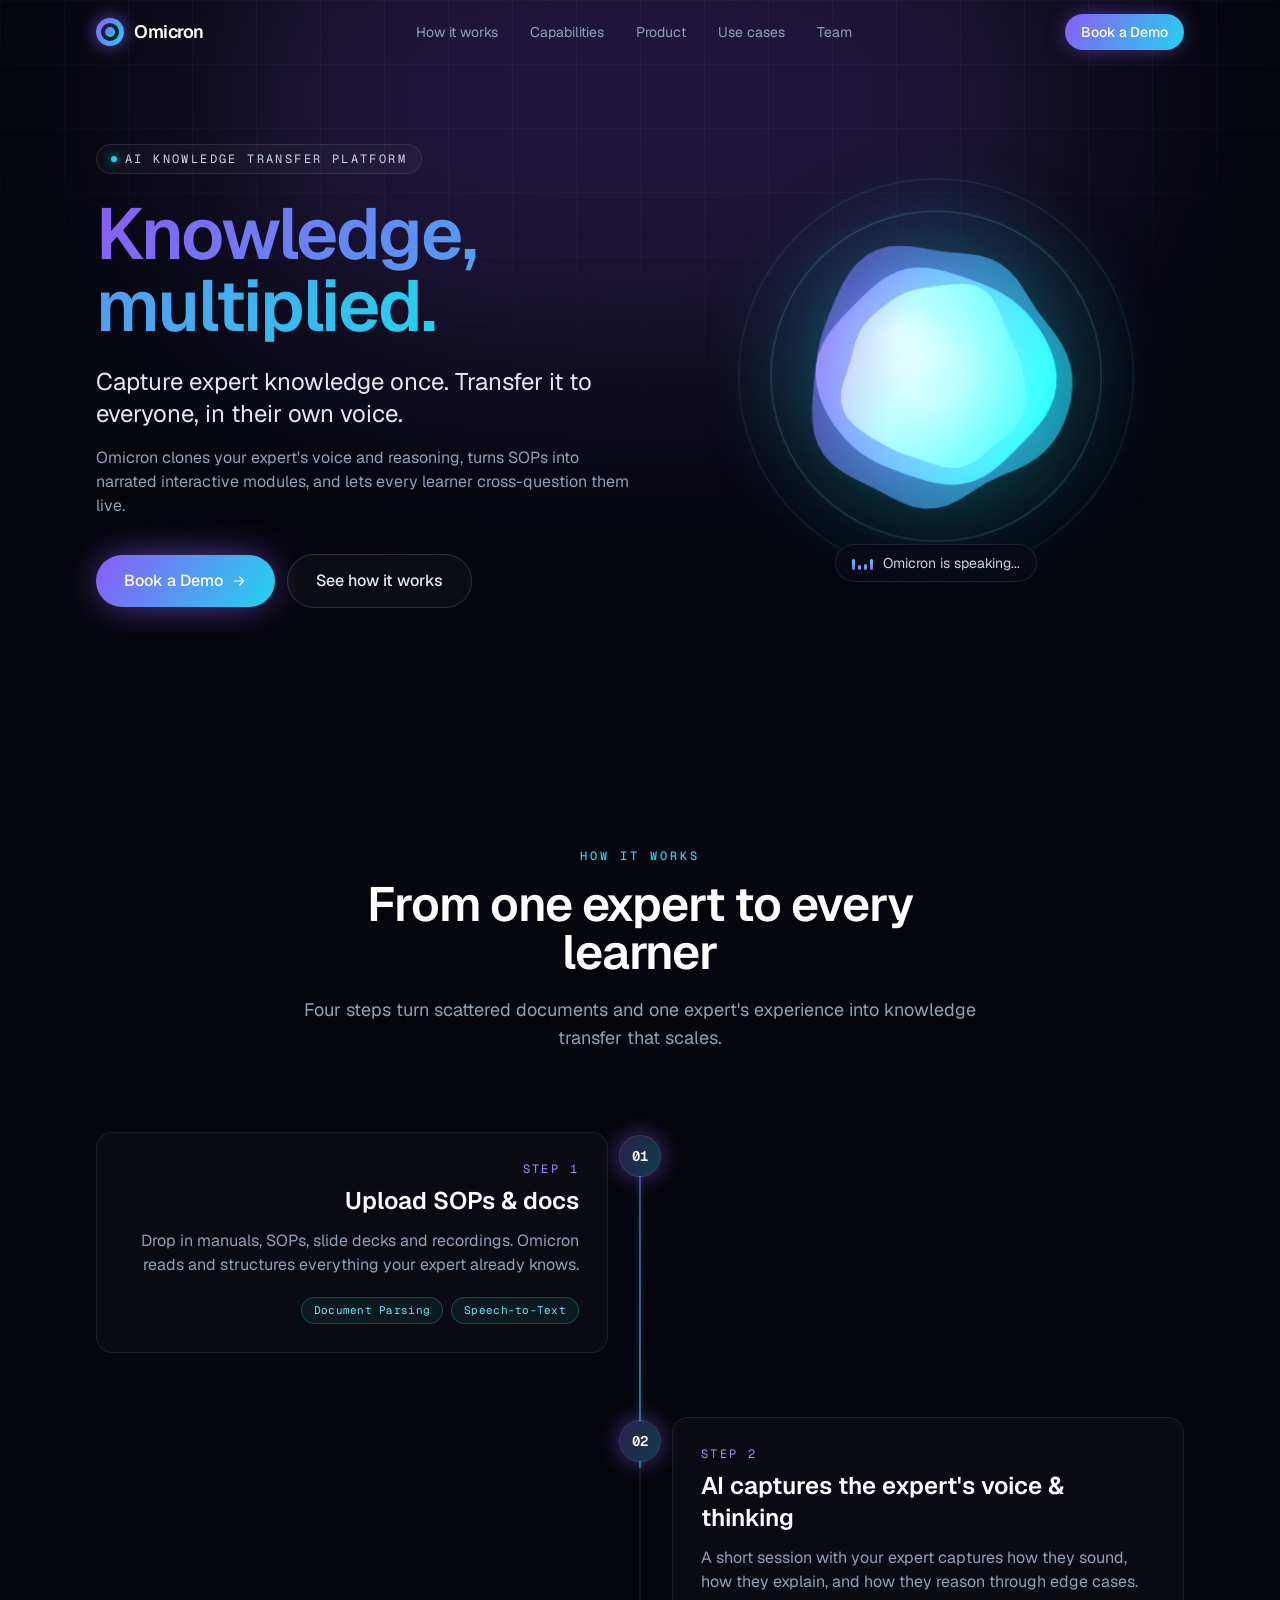
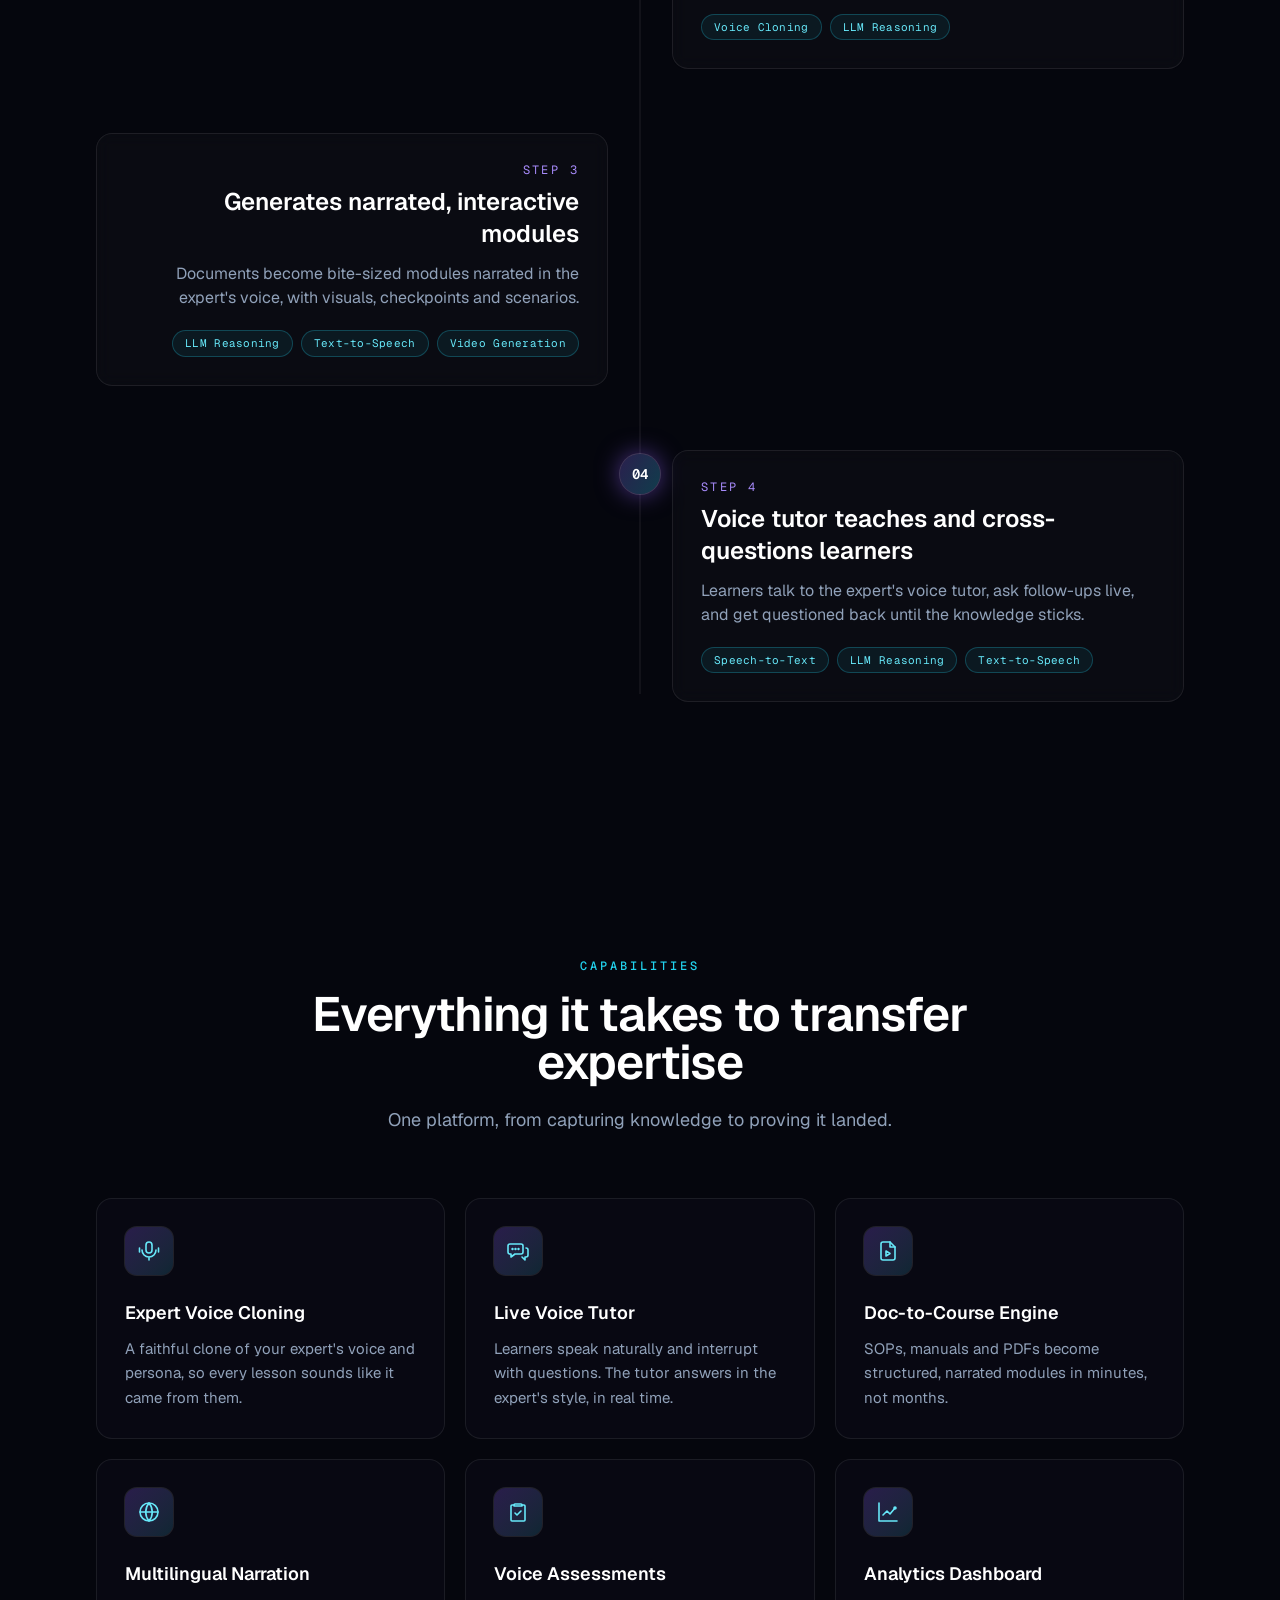
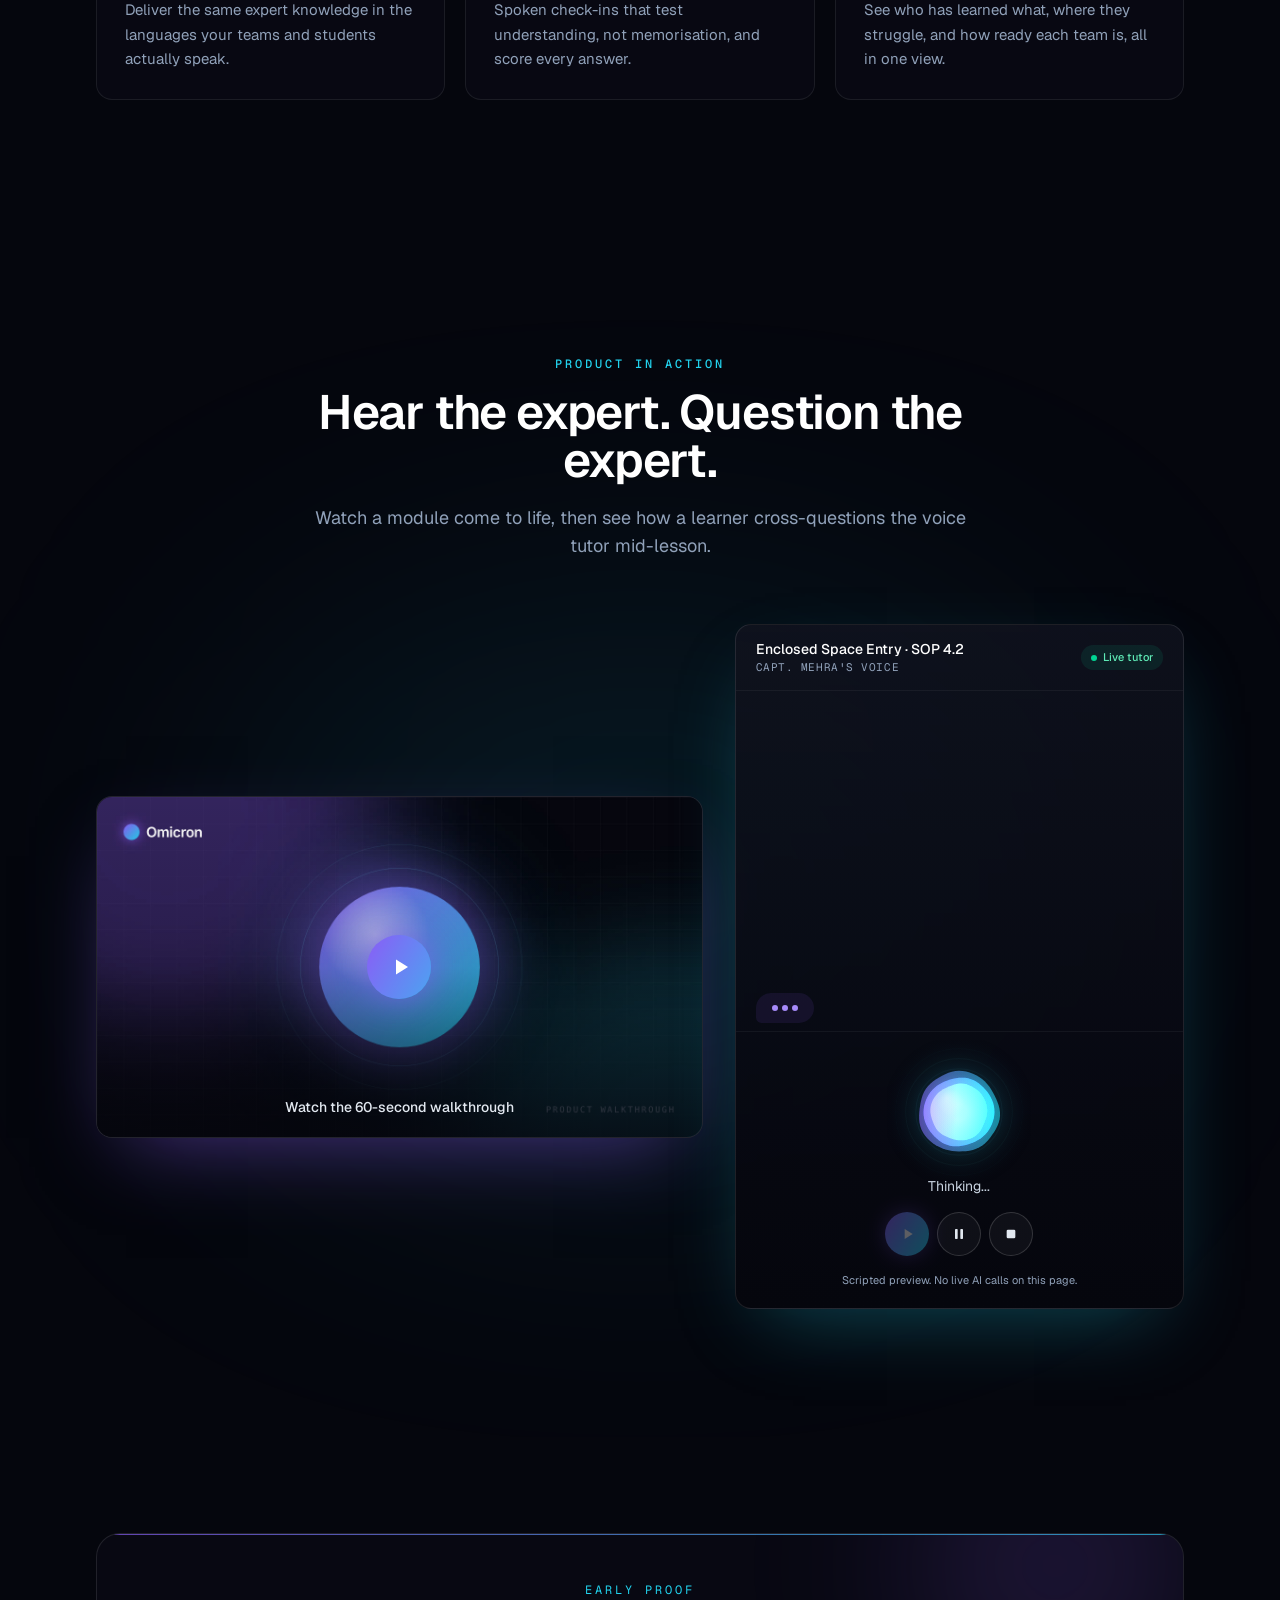
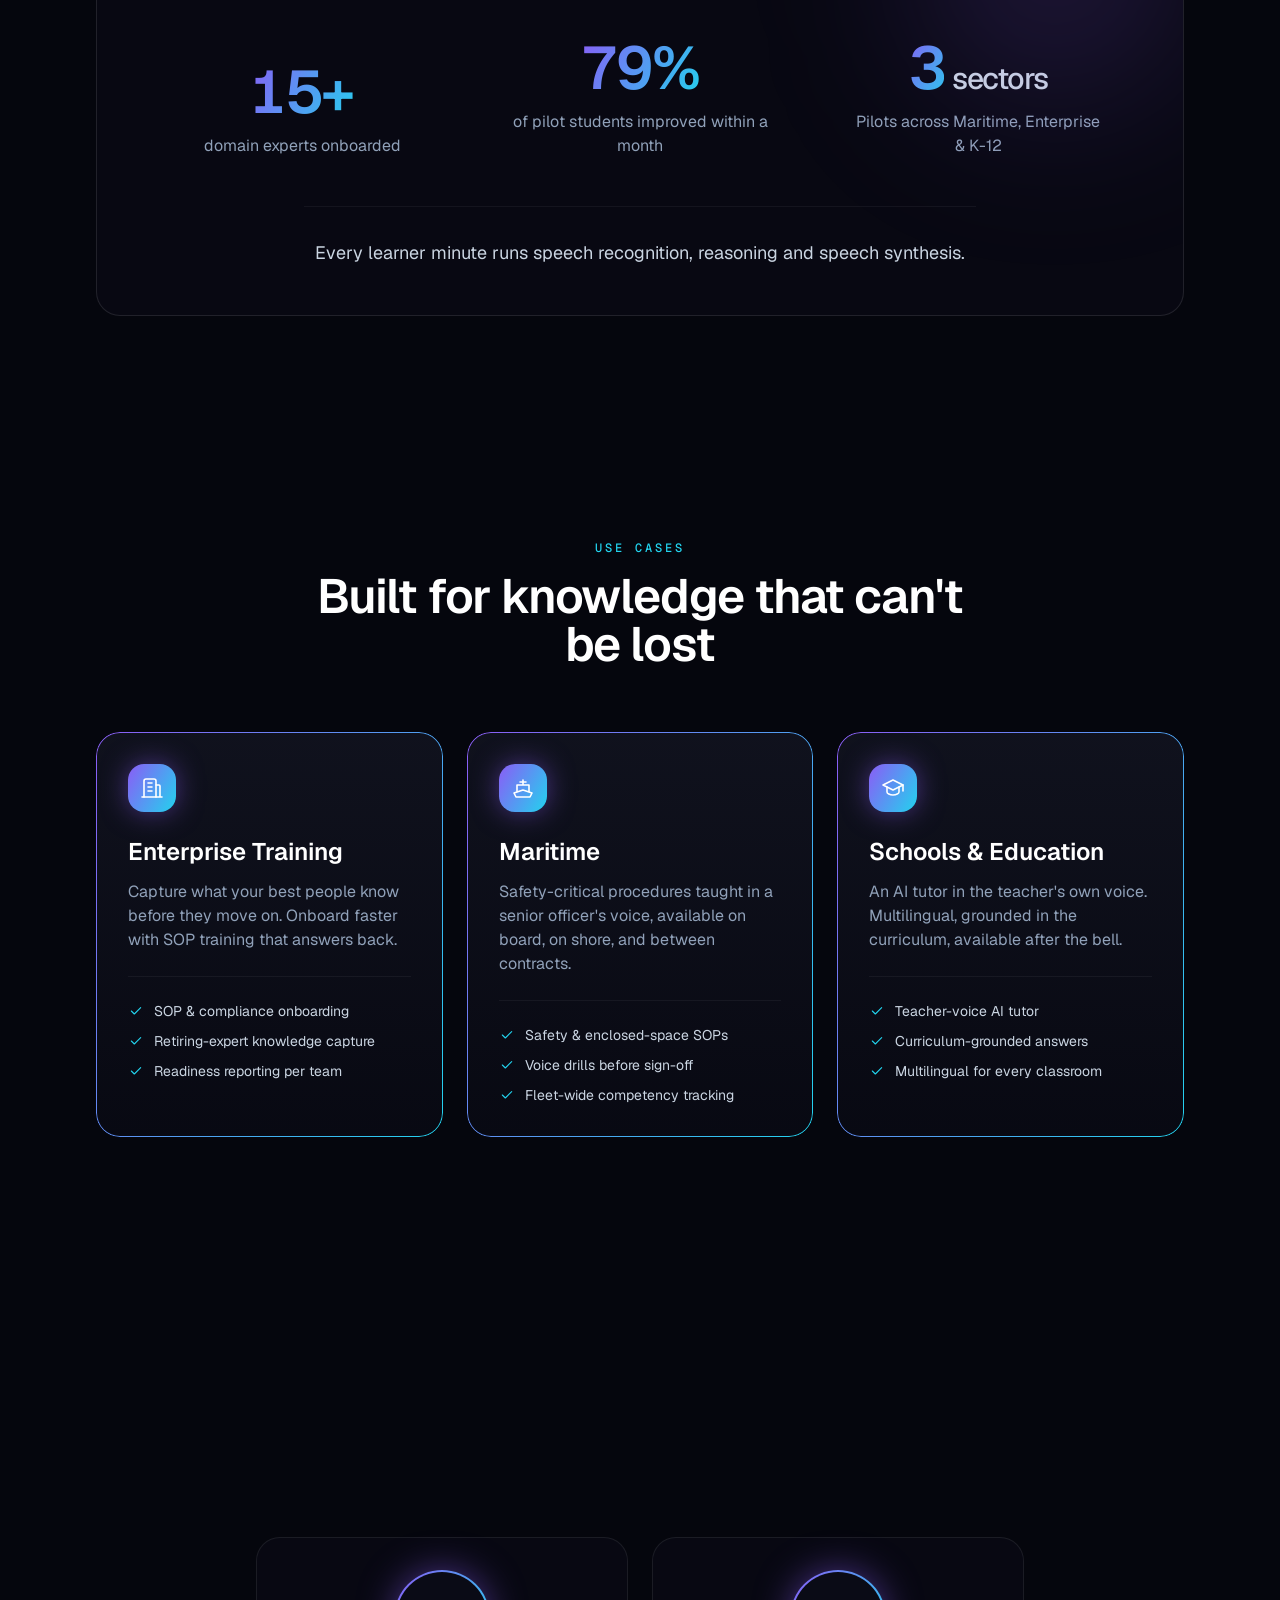
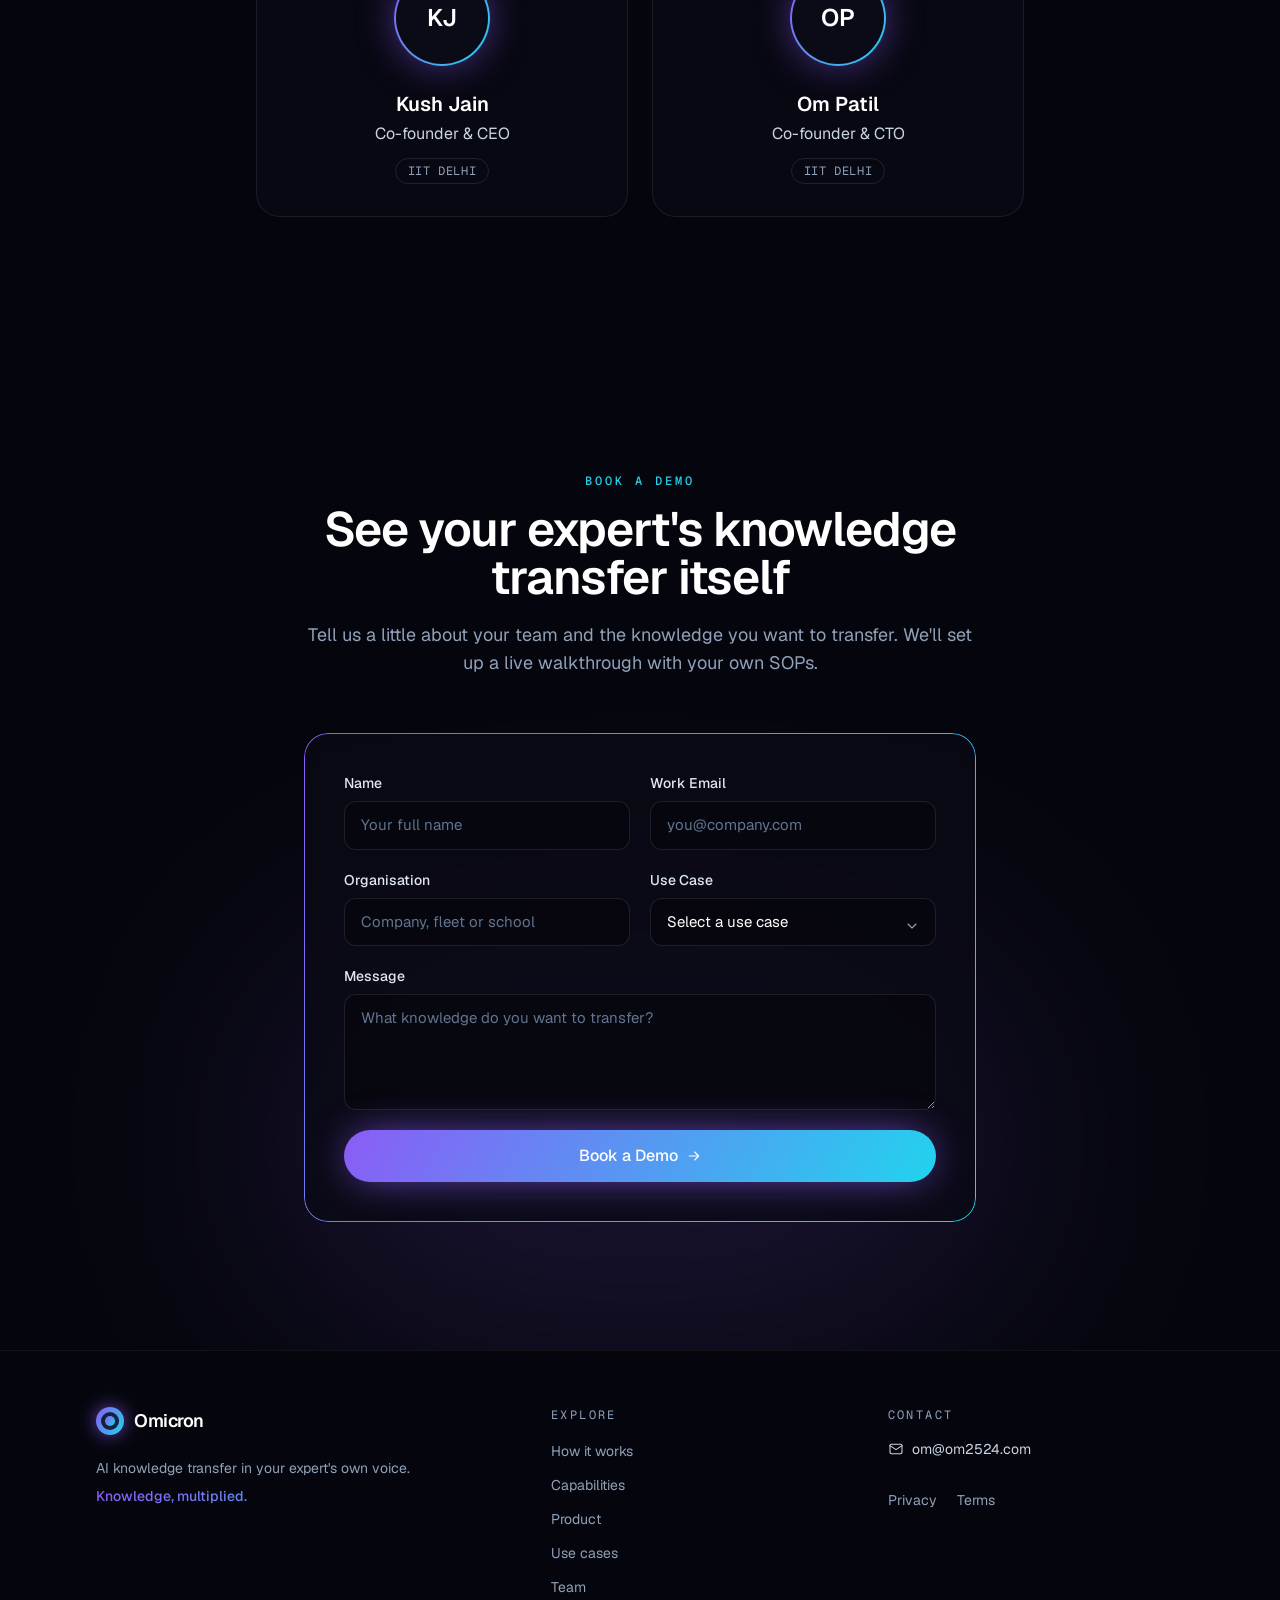
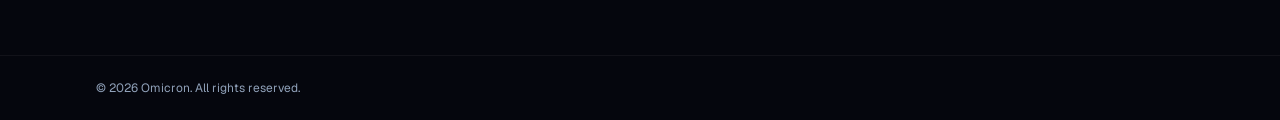
<file: index.html>
<!DOCTYPE html><html lang="en" data-scroll-behavior="smooth" class="Ur3q_a_variable iaM1Ya_variable"><head><meta charSet="utf-8"/><meta name="viewport" content="width=device-width, initial-scale=1"/><link rel="preload" href="/_next/static/media/GeistMono_Variable.p.3wg2gzp0j70gu.woff2" as="font" crossorigin="" type="font/woff2"/><link rel="preload" href="/_next/static/media/Geist_Variable-s.p.2py-ke1f706a6.woff2" as="font" crossorigin="" type="font/woff2"/><link rel="stylesheet" href="/_next/static/chunks/3y359yks8svab.css" data-precedence="next"/><link rel="preload" as="script" fetchPriority="low" href="/_next/static/chunks/310vm2bl3xxpt.js"/><script src="/_next/static/chunks/1wnov70f88xjy.js" async=""></script><script src="/_next/static/chunks/2olo2e9e-_esu.js" async=""></script><script src="/_next/static/chunks/0c98xzjfks9hq.js" async=""></script><script src="/_next/static/chunks/turbopack-2u1d16houkiyo.js" async=""></script><script src="/_next/static/chunks/1n1qtvia1wqax.js" async=""></script><script src="/_next/static/chunks/0o4f6uzz23mal.js" async=""></script><script src="/_next/static/chunks/3zt_16xndew4w.js" async=""></script><script src="/_next/static/chunks/3u3qydb0vrjw3.js" async=""></script><meta name="theme-color" content="#05060d"/><meta name="color-scheme" content="dark"/><title>Omicron | AI knowledge transfer in your expert&#x27;s own voice</title><meta name="description" content="Omicron captures a subject matter expert&#x27;s voice and thinking, turns SOPs and documents into narrated interactive modules, and gives every learner a voice tutor they can cross-question live."/><meta name="application-name" content="Omicron"/><meta name="keywords" content="knowledge transfer,AI training platform,voice cloning,SOP training,expert knowledge capture,AI voice tutor,maritime training,enterprise training,AI for schools"/><meta name="robots" content="index, follow"/><link rel="canonical" href="https://om2524.com/"/><meta property="og:title" content="Omicron | AI knowledge transfer in your expert&#x27;s own voice"/><meta property="og:description" content="Omicron captures a subject matter expert&#x27;s voice and thinking, turns SOPs and documents into narrated interactive modules, and gives every learner a voice tutor they can cross-question live."/><meta property="og:url" content="https://om2524.com/"/><meta property="og:site_name" content="Omicron"/><meta property="og:locale" content="en_US"/><meta property="og:image" content="https://om2524.com/og-image.png"/><meta property="og:image:width" content="1200"/><meta property="og:image:height" content="630"/><meta property="og:image:alt" content="Omicron: Knowledge, multiplied."/><meta property="og:type" content="website"/><meta name="twitter:card" content="summary_large_image"/><meta name="twitter:title" content="Omicron | AI knowledge transfer in your expert&#x27;s own voice"/><meta name="twitter:description" content="Omicron captures a subject matter expert&#x27;s voice and thinking, turns SOPs and documents into narrated interactive modules, and gives every learner a voice tutor they can cross-question live."/><meta name="twitter:image" content="https://om2524.com/og-image.png"/><link rel="icon" href="/icon.svg?icon.2ike2s2qse0lb.svg" sizes="any" type="image/svg+xml"/><meta name="next-size-adjust" content=""/><script src="/_next/static/chunks/0cz1d0mv5g_q7.js" noModule=""></script></head><body class="min-h-dvh font-sans"><div hidden=""><!--$--><!--/$--></div><a href="#main" class="sr-only focus:not-sr-only focus:fixed focus:top-3 focus:left-3 focus:z-[100] focus:rounded-lg focus:bg-white focus:px-4 focus:py-2 focus:text-ink-950">Skip to content</a><header class="fixed inset-x-0 top-0 z-50 transition-colors duration-300 border-b border-transparent bg-transparent"><nav aria-label="Primary" class="mx-auto flex h-16 max-w-6xl items-center justify-between px-5 sm:px-8"><a href="#top" class="flex items-center gap-2.5 rounded-md" aria-label="Omicron home"><span class="flex items-center gap-2.5"><span aria-hidden="true" class="relative h-7 w-7 rounded-full bg-accent shadow-[0_0_18px_rgba(139,92,246,0.7)]"><span class="absolute inset-[5px] rounded-full bg-ink-950/80"></span><span class="absolute inset-[9px] rounded-full bg-accent"></span></span><span class="text-lg font-semibold tracking-tight text-white">Omicron</span></span></a><ul class="hidden items-center gap-8 md:flex"><li><a href="#how-it-works" class="text-sm text-slate-400 transition-colors hover:text-white">How it works</a></li><li><a href="#capabilities" class="text-sm text-slate-400 transition-colors hover:text-white">Capabilities</a></li><li><a href="#product" class="text-sm text-slate-400 transition-colors hover:text-white">Product</a></li><li><a href="#use-cases" class="text-sm text-slate-400 transition-colors hover:text-white">Use cases</a></li><li><a href="#team" class="text-sm text-slate-400 transition-colors hover:text-white">Team</a></li></ul><div class="flex items-center gap-2"><a href="#book-demo" class="hidden rounded-full bg-accent px-4 py-2 text-sm font-medium text-white shadow-[0_0_24px_-6px_rgba(139,92,246,0.8)] transition hover:brightness-110 sm:inline-flex">Book a Demo</a><button type="button" class="inline-flex h-10 w-10 items-center justify-center rounded-full text-slate-300 hover:bg-white/5 md:hidden" aria-expanded="false" aria-controls="mobile-menu" aria-label="Open menu"><svg width="24" height="24" viewBox="0 0 24 24" fill="none" stroke="currentColor" stroke-width="1.6" stroke-linecap="round" stroke-linejoin="round" aria-hidden="true"><path d="M4 7h16M4 12h16M4 17h16"></path></svg></button></div></nav></header><main id="main"><section id="top" aria-labelledby="hero-title" class="relative overflow-hidden pt-28 pb-20 sm:pt-36 md:pb-28"><div aria-hidden="true" class="bg-grid pointer-events-none absolute inset-0"></div><div aria-hidden="true" class="pointer-events-none absolute -top-40 left-1/2 h-[520px] w-[900px] -translate-x-1/2 rounded-full bg-brand-purple/20 blur-[120px]"></div><div class="relative mx-auto grid max-w-6xl items-center gap-12 px-5 sm:px-8 lg:grid-cols-[1.1fr_1fr]"><div class="text-center lg:text-left"><p class="inline-flex items-center gap-2 rounded-full border border-white/10 bg-white/[0.03] px-3.5 py-1.5 font-mono text-xs uppercase tracking-[0.2em] text-slate-300" style="opacity:0;transform:translateY(12px)"><span class="h-1.5 w-1.5 rounded-full bg-brand-cyan shadow-[0_0_8px_#22d3ee]"></span>AI knowledge transfer platform</p><h1 id="hero-title" class="mt-6 text-5xl font-semibold tracking-tight text-white sm:text-6xl lg:text-7xl"><span class="text-gradient">Knowledge, multiplied.</span></h1><p class="mx-auto mt-6 max-w-xl text-xl text-slate-200 sm:text-2xl lg:mx-0">Capture expert knowledge once. Transfer it to everyone, in their own voice.</p><p class="mx-auto mt-4 max-w-xl text-base text-slate-400 lg:mx-0" style="opacity:0;transform:translateY(16px)">Omicron clones your expert&#x27;s voice and reasoning, turns SOPs into narrated interactive modules, and lets every learner cross-question them live.</p><div class="mt-9 flex flex-col items-center gap-3 sm:flex-row sm:justify-center lg:justify-start" style="opacity:0;transform:translateY(16px)"><a href="#book-demo" class="group inline-flex w-full items-center justify-center gap-2 rounded-full bg-accent px-7 py-3.5 font-medium text-white shadow-[0_0_40px_-8px_rgba(139,92,246,0.9)] transition hover:brightness-110 sm:w-auto">Book a Demo<svg width="24" height="24" viewBox="0 0 24 24" fill="none" stroke="currentColor" stroke-width="1.6" stroke-linecap="round" stroke-linejoin="round" aria-hidden="true" class="h-4 w-4 transition-transform group-hover:translate-x-0.5"><path d="M5 12h14M13 6l6 6-6 6"></path></svg></a><a href="#how-it-works" class="inline-flex w-full items-center justify-center gap-2 rounded-full border border-white/15 bg-white/[0.03] px-7 py-3.5 font-medium text-slate-200 transition hover:border-white/30 hover:bg-white/[0.06] sm:w-auto">See how it works</a></div></div><div class="relative mx-auto w-full max-w-[460px]" style="opacity:0;transform:scale(0.92)"><div class="relative aspect-square w-full"><canvas class="absolute inset-0 h-full w-full" aria-hidden="true"></canvas></div><div role="status" class="absolute bottom-6 left-1/2 flex -translate-x-1/2 items-center gap-2.5 whitespace-nowrap rounded-full border border-white/10 bg-ink-900/70 px-4 py-2 text-sm text-slate-300 backdrop-blur-md"><span aria-hidden="true" class="flex h-3.5 items-end gap-[3px]"><span class="w-[3px] rounded-full bg-gradient-to-t from-brand-purple to-brand-cyan" style="height:30%"></span><span class="w-[3px] rounded-full bg-gradient-to-t from-brand-purple to-brand-cyan" style="height:30%"></span><span class="w-[3px] rounded-full bg-gradient-to-t from-brand-purple to-brand-cyan" style="height:30%"></span><span class="w-[3px] rounded-full bg-gradient-to-t from-brand-purple to-brand-cyan" style="height:30%"></span></span>Omicron is speaking...</div></div></div></section><section id="how-it-works" aria-labelledby="how-title" class="relative overflow-x-clip py-24 sm:py-32"><div class="mx-auto max-w-6xl px-5 sm:px-8"><div class="mx-auto max-w-2xl text-center" style="opacity:0;transform:translateY(24px)"><p class="font-mono text-xs font-medium uppercase tracking-[0.25em] text-brand-cyan">How it works</p><h2 id="how-title" class="mt-4 text-3xl font-semibold tracking-tight text-white sm:text-4xl md:text-5xl">From one expert to every learner</h2><p class="mt-5 text-base text-slate-400 sm:text-lg">Four steps turn scattered documents and one expert&#x27;s experience into knowledge transfer that scales.</p></div><div class="relative mt-16 md:mt-20"><div aria-hidden="true" class="absolute top-2 bottom-2 left-5 w-px bg-white/10 md:left-1/2 md:-translate-x-1/2"></div><div aria-hidden="true" class="absolute top-2 bottom-2 left-5 w-px origin-top bg-gradient-to-b from-brand-purple to-brand-cyan shadow-[0_0_12px_rgba(34,211,238,0.6)] md:left-1/2 md:-translate-x-1/2" style="transform:scaleY(0)"></div><ol class="relative space-y-10 md:space-y-16"><li class="relative grid pl-16 md:grid-cols-2 md:gap-16 md:pl-0"><span aria-hidden="true" class="absolute top-1 left-0 flex h-10 w-10 items-center justify-center rounded-full bg-ink-900 font-mono text-sm font-semibold text-white ring-1 ring-white/15 shadow-[0_0_24px_rgba(139,92,246,0.55)] md:left-1/2 md:-translate-x-1/2" style="opacity:0;transform:scale(0.4)"><span class="absolute inset-0 rounded-full bg-accent opacity-25"></span><span class="relative">01</span></span><div class="rounded-2xl border border-white/8 bg-white/[0.025] p-6 backdrop-blur-sm sm:p-7 md:col-start-1 md:text-right" style="opacity:0;transform:translateX(-32px)"><p class="font-mono text-xs uppercase tracking-[0.2em] text-brand-violet">Step <!-- -->1</p><h3 class="mt-2 text-xl font-semibold text-white sm:text-2xl">Upload SOPs &amp; docs</h3><p class="mt-3 text-slate-400">Drop in manuals, SOPs, slide decks and recordings. Omicron reads and structures everything your expert already knows.</p><ul aria-label="AI behind this step" class="mt-5 flex flex-wrap gap-2 md:justify-end"><li class="rounded-full border border-brand-cyan/25 bg-brand-cyan/[0.07] px-3 py-1 font-mono text-[11px] tracking-wide text-brand-sky" style="opacity:0;transform:translateY(8px)">Document Parsing</li><li class="rounded-full border border-brand-cyan/25 bg-brand-cyan/[0.07] px-3 py-1 font-mono text-[11px] tracking-wide text-brand-sky" style="opacity:0;transform:translateY(8px)">Speech-to-Text</li></ul></div></li><li class="relative grid pl-16 md:grid-cols-2 md:gap-16 md:pl-0"><span aria-hidden="true" class="absolute top-1 left-0 flex h-10 w-10 items-center justify-center rounded-full bg-ink-900 font-mono text-sm font-semibold text-white ring-1 ring-white/15 shadow-[0_0_24px_rgba(139,92,246,0.55)] md:left-1/2 md:-translate-x-1/2" style="opacity:0;transform:scale(0.4)"><span class="absolute inset-0 rounded-full bg-accent opacity-25"></span><span class="relative">02</span></span><div class="rounded-2xl border border-white/8 bg-white/[0.025] p-6 backdrop-blur-sm sm:p-7 md:col-start-2" style="opacity:0;transform:translateX(32px)"><p class="font-mono text-xs uppercase tracking-[0.2em] text-brand-violet">Step <!-- -->2</p><h3 class="mt-2 text-xl font-semibold text-white sm:text-2xl">AI captures the expert&#x27;s voice &amp; thinking</h3><p class="mt-3 text-slate-400">A short session with your expert captures how they sound, how they explain, and how they reason through edge cases.</p><ul aria-label="AI behind this step" class="mt-5 flex flex-wrap gap-2 "><li class="rounded-full border border-brand-cyan/25 bg-brand-cyan/[0.07] px-3 py-1 font-mono text-[11px] tracking-wide text-brand-sky" style="opacity:0;transform:translateY(8px)">Voice Cloning</li><li class="rounded-full border border-brand-cyan/25 bg-brand-cyan/[0.07] px-3 py-1 font-mono text-[11px] tracking-wide text-brand-sky" style="opacity:0;transform:translateY(8px)">LLM Reasoning</li></ul></div></li><li class="relative grid pl-16 md:grid-cols-2 md:gap-16 md:pl-0"><span aria-hidden="true" class="absolute top-1 left-0 flex h-10 w-10 items-center justify-center rounded-full bg-ink-900 font-mono text-sm font-semibold text-white ring-1 ring-white/15 shadow-[0_0_24px_rgba(139,92,246,0.55)] md:left-1/2 md:-translate-x-1/2" style="opacity:0;transform:scale(0.4)"><span class="absolute inset-0 rounded-full bg-accent opacity-25"></span><span class="relative">03</span></span><div class="rounded-2xl border border-white/8 bg-white/[0.025] p-6 backdrop-blur-sm sm:p-7 md:col-start-1 md:text-right" style="opacity:0;transform:translateX(-32px)"><p class="font-mono text-xs uppercase tracking-[0.2em] text-brand-violet">Step <!-- -->3</p><h3 class="mt-2 text-xl font-semibold text-white sm:text-2xl">Generates narrated, interactive modules</h3><p class="mt-3 text-slate-400">Documents become bite-sized modules narrated in the expert&#x27;s voice, with visuals, checkpoints and scenarios.</p><ul aria-label="AI behind this step" class="mt-5 flex flex-wrap gap-2 md:justify-end"><li class="rounded-full border border-brand-cyan/25 bg-brand-cyan/[0.07] px-3 py-1 font-mono text-[11px] tracking-wide text-brand-sky" style="opacity:0;transform:translateY(8px)">LLM Reasoning</li><li class="rounded-full border border-brand-cyan/25 bg-brand-cyan/[0.07] px-3 py-1 font-mono text-[11px] tracking-wide text-brand-sky" style="opacity:0;transform:translateY(8px)">Text-to-Speech</li><li class="rounded-full border border-brand-cyan/25 bg-brand-cyan/[0.07] px-3 py-1 font-mono text-[11px] tracking-wide text-brand-sky" style="opacity:0;transform:translateY(8px)">Video Generation</li></ul></div></li><li class="relative grid pl-16 md:grid-cols-2 md:gap-16 md:pl-0"><span aria-hidden="true" class="absolute top-1 left-0 flex h-10 w-10 items-center justify-center rounded-full bg-ink-900 font-mono text-sm font-semibold text-white ring-1 ring-white/15 shadow-[0_0_24px_rgba(139,92,246,0.55)] md:left-1/2 md:-translate-x-1/2" style="opacity:0;transform:scale(0.4)"><span class="absolute inset-0 rounded-full bg-accent opacity-25"></span><span class="relative">04</span></span><div class="rounded-2xl border border-white/8 bg-white/[0.025] p-6 backdrop-blur-sm sm:p-7 md:col-start-2" style="opacity:0;transform:translateX(32px)"><p class="font-mono text-xs uppercase tracking-[0.2em] text-brand-violet">Step <!-- -->4</p><h3 class="mt-2 text-xl font-semibold text-white sm:text-2xl">Voice tutor teaches and cross-questions learners</h3><p class="mt-3 text-slate-400">Learners talk to the expert&#x27;s voice tutor, ask follow-ups live, and get questioned back until the knowledge sticks.</p><ul aria-label="AI behind this step" class="mt-5 flex flex-wrap gap-2 "><li class="rounded-full border border-brand-cyan/25 bg-brand-cyan/[0.07] px-3 py-1 font-mono text-[11px] tracking-wide text-brand-sky" style="opacity:0;transform:translateY(8px)">Speech-to-Text</li><li class="rounded-full border border-brand-cyan/25 bg-brand-cyan/[0.07] px-3 py-1 font-mono text-[11px] tracking-wide text-brand-sky" style="opacity:0;transform:translateY(8px)">LLM Reasoning</li><li class="rounded-full border border-brand-cyan/25 bg-brand-cyan/[0.07] px-3 py-1 font-mono text-[11px] tracking-wide text-brand-sky" style="opacity:0;transform:translateY(8px)">Text-to-Speech</li></ul></div></li></ol></div></div></section><section id="capabilities" aria-labelledby="capabilities-title" class="relative py-24 sm:py-32"><div class="mx-auto max-w-6xl px-5 sm:px-8"><div class="mx-auto max-w-2xl text-center" style="opacity:0;transform:translateY(24px)"><p class="font-mono text-xs font-medium uppercase tracking-[0.25em] text-brand-cyan">Capabilities</p><h2 id="capabilities-title" class="mt-4 text-3xl font-semibold tracking-tight text-white sm:text-4xl md:text-5xl">Everything it takes to transfer expertise</h2><p class="mt-5 text-base text-slate-400 sm:text-lg">One platform, from capturing knowledge to proving it landed.</p></div><ul class="mt-16 grid gap-5 sm:grid-cols-2 lg:grid-cols-3"><li class="group relative overflow-hidden rounded-2xl border border-white/8 bg-ink-900/60 p-7 transition-colors duration-300 hover:border-brand-purple/40" style="opacity:0;transform:translateY(28px)"><div aria-hidden="true" class="spotlight pointer-events-none absolute inset-0 opacity-0 transition-opacity duration-300 group-hover:opacity-100"></div><div class="relative"><span class="inline-flex h-12 w-12 items-center justify-center rounded-xl bg-gradient-to-br from-brand-purple/25 to-brand-cyan/15 text-brand-sky ring-1 ring-white/10 transition-all duration-300 group-hover:scale-110 group-hover:rotate-[-4deg] group-hover:text-white group-hover:shadow-[0_0_28px_rgba(139,92,246,0.6)]"><svg width="24" height="24" viewBox="0 0 24 24" fill="none" stroke="currentColor" stroke-width="1.6" stroke-linecap="round" stroke-linejoin="round" aria-hidden="true" class="h-6 w-6"><path d="M12 3a3 3 0 0 0-3 3v5a3 3 0 0 0 6 0V6a3 3 0 0 0-3-3Z"></path><path d="M5 11a7 7 0 0 0 14 0M12 18v3"></path><path d="M2.5 9v4M21.5 9v4"></path></svg></span><h3 class="mt-6 text-lg font-semibold text-white">Expert Voice Cloning</h3><p class="mt-2.5 text-[15px] leading-relaxed text-slate-400">A faithful clone of your expert&#x27;s voice and persona, so every lesson sounds like it came from them.</p></div><div aria-hidden="true" class="absolute inset-x-6 bottom-0 h-px origin-left scale-x-0 bg-accent transition-transform duration-500 group-hover:scale-x-100"></div></li><li class="group relative overflow-hidden rounded-2xl border border-white/8 bg-ink-900/60 p-7 transition-colors duration-300 hover:border-brand-purple/40" style="opacity:0;transform:translateY(28px)"><div aria-hidden="true" class="spotlight pointer-events-none absolute inset-0 opacity-0 transition-opacity duration-300 group-hover:opacity-100"></div><div class="relative"><span class="inline-flex h-12 w-12 items-center justify-center rounded-xl bg-gradient-to-br from-brand-purple/25 to-brand-cyan/15 text-brand-sky ring-1 ring-white/10 transition-all duration-300 group-hover:scale-110 group-hover:rotate-[-4deg] group-hover:text-white group-hover:shadow-[0_0_28px_rgba(139,92,246,0.6)]"><svg width="24" height="24" viewBox="0 0 24 24" fill="none" stroke="currentColor" stroke-width="1.6" stroke-linecap="round" stroke-linejoin="round" aria-hidden="true" class="h-6 w-6"><path d="M4 5h11a2 2 0 0 1 2 2v6a2 2 0 0 1-2 2H9l-4 3v-3H4a2 2 0 0 1-2-2V7a2 2 0 0 1 2-2Z"></path><path d="M20 9h0a2 2 0 0 1 2 2v5a2 2 0 0 1-2 2h-1v3l-3-3"></path><path d="M6.5 10h0M9.5 10h0M12.5 10h0" stroke-width="2.4"></path></svg></span><h3 class="mt-6 text-lg font-semibold text-white">Live Voice Tutor</h3><p class="mt-2.5 text-[15px] leading-relaxed text-slate-400">Learners speak naturally and interrupt with questions. The tutor answers in the expert&#x27;s style, in real time.</p></div><div aria-hidden="true" class="absolute inset-x-6 bottom-0 h-px origin-left scale-x-0 bg-accent transition-transform duration-500 group-hover:scale-x-100"></div></li><li class="group relative overflow-hidden rounded-2xl border border-white/8 bg-ink-900/60 p-7 transition-colors duration-300 hover:border-brand-purple/40" style="opacity:0;transform:translateY(28px)"><div aria-hidden="true" class="spotlight pointer-events-none absolute inset-0 opacity-0 transition-opacity duration-300 group-hover:opacity-100"></div><div class="relative"><span class="inline-flex h-12 w-12 items-center justify-center rounded-xl bg-gradient-to-br from-brand-purple/25 to-brand-cyan/15 text-brand-sky ring-1 ring-white/10 transition-all duration-300 group-hover:scale-110 group-hover:rotate-[-4deg] group-hover:text-white group-hover:shadow-[0_0_28px_rgba(139,92,246,0.6)]"><svg width="24" height="24" viewBox="0 0 24 24" fill="none" stroke="currentColor" stroke-width="1.6" stroke-linecap="round" stroke-linejoin="round" aria-hidden="true" class="h-6 w-6"><path d="M14 3H7a2 2 0 0 0-2 2v14a2 2 0 0 0 2 2h10a2 2 0 0 0 2-2V8l-5-5Z"></path><path d="M14 3v5h5"></path><path d="m10 12 4 2.5-4 2.5v-5Z"></path></svg></span><h3 class="mt-6 text-lg font-semibold text-white">Doc-to-Course Engine</h3><p class="mt-2.5 text-[15px] leading-relaxed text-slate-400">SOPs, manuals and PDFs become structured, narrated modules in minutes, not months.</p></div><div aria-hidden="true" class="absolute inset-x-6 bottom-0 h-px origin-left scale-x-0 bg-accent transition-transform duration-500 group-hover:scale-x-100"></div></li><li class="group relative overflow-hidden rounded-2xl border border-white/8 bg-ink-900/60 p-7 transition-colors duration-300 hover:border-brand-purple/40" style="opacity:0;transform:translateY(28px)"><div aria-hidden="true" class="spotlight pointer-events-none absolute inset-0 opacity-0 transition-opacity duration-300 group-hover:opacity-100"></div><div class="relative"><span class="inline-flex h-12 w-12 items-center justify-center rounded-xl bg-gradient-to-br from-brand-purple/25 to-brand-cyan/15 text-brand-sky ring-1 ring-white/10 transition-all duration-300 group-hover:scale-110 group-hover:rotate-[-4deg] group-hover:text-white group-hover:shadow-[0_0_28px_rgba(139,92,246,0.6)]"><svg width="24" height="24" viewBox="0 0 24 24" fill="none" stroke="currentColor" stroke-width="1.6" stroke-linecap="round" stroke-linejoin="round" aria-hidden="true" class="h-6 w-6"><circle cx="12" cy="12" r="9"></circle><path d="M3 12h18M12 3a14 14 0 0 1 0 18M12 3a14 14 0 0 0 0 18"></path></svg></span><h3 class="mt-6 text-lg font-semibold text-white">Multilingual Narration</h3><p class="mt-2.5 text-[15px] leading-relaxed text-slate-400">Deliver the same expert knowledge in the languages your teams and students actually speak.</p></div><div aria-hidden="true" class="absolute inset-x-6 bottom-0 h-px origin-left scale-x-0 bg-accent transition-transform duration-500 group-hover:scale-x-100"></div></li><li class="group relative overflow-hidden rounded-2xl border border-white/8 bg-ink-900/60 p-7 transition-colors duration-300 hover:border-brand-purple/40" style="opacity:0;transform:translateY(28px)"><div aria-hidden="true" class="spotlight pointer-events-none absolute inset-0 opacity-0 transition-opacity duration-300 group-hover:opacity-100"></div><div class="relative"><span class="inline-flex h-12 w-12 items-center justify-center rounded-xl bg-gradient-to-br from-brand-purple/25 to-brand-cyan/15 text-brand-sky ring-1 ring-white/10 transition-all duration-300 group-hover:scale-110 group-hover:rotate-[-4deg] group-hover:text-white group-hover:shadow-[0_0_28px_rgba(139,92,246,0.6)]"><svg width="24" height="24" viewBox="0 0 24 24" fill="none" stroke="currentColor" stroke-width="1.6" stroke-linecap="round" stroke-linejoin="round" aria-hidden="true" class="h-6 w-6"><path d="M9 4h6a1 1 0 0 1 1 1v1H8V5a1 1 0 0 1 1-1Z"></path><path d="M16 5h2a1 1 0 0 1 1 1v14a1 1 0 0 1-1 1H6a1 1 0 0 1-1-1V6a1 1 0 0 1 1-1h2"></path><path d="m9 13 2 2 4-4"></path></svg></span><h3 class="mt-6 text-lg font-semibold text-white">Voice Assessments</h3><p class="mt-2.5 text-[15px] leading-relaxed text-slate-400">Spoken check-ins that test understanding, not memorisation, and score every answer.</p></div><div aria-hidden="true" class="absolute inset-x-6 bottom-0 h-px origin-left scale-x-0 bg-accent transition-transform duration-500 group-hover:scale-x-100"></div></li><li class="group relative overflow-hidden rounded-2xl border border-white/8 bg-ink-900/60 p-7 transition-colors duration-300 hover:border-brand-purple/40" style="opacity:0;transform:translateY(28px)"><div aria-hidden="true" class="spotlight pointer-events-none absolute inset-0 opacity-0 transition-opacity duration-300 group-hover:opacity-100"></div><div class="relative"><span class="inline-flex h-12 w-12 items-center justify-center rounded-xl bg-gradient-to-br from-brand-purple/25 to-brand-cyan/15 text-brand-sky ring-1 ring-white/10 transition-all duration-300 group-hover:scale-110 group-hover:rotate-[-4deg] group-hover:text-white group-hover:shadow-[0_0_28px_rgba(139,92,246,0.6)]"><svg width="24" height="24" viewBox="0 0 24 24" fill="none" stroke="currentColor" stroke-width="1.6" stroke-linecap="round" stroke-linejoin="round" aria-hidden="true" class="h-6 w-6"><path d="M3 3v18h18"></path><path d="M7 15l4-4 3 3 5-6"></path><circle cx="19" cy="8" r="1"></circle></svg></span><h3 class="mt-6 text-lg font-semibold text-white">Analytics Dashboard</h3><p class="mt-2.5 text-[15px] leading-relaxed text-slate-400">See who has learned what, where they struggle, and how ready each team is, all in one view.</p></div><div aria-hidden="true" class="absolute inset-x-6 bottom-0 h-px origin-left scale-x-0 bg-accent transition-transform duration-500 group-hover:scale-x-100"></div></li></ul></div></section><section id="product" aria-labelledby="product-title" class="relative overflow-hidden py-24 sm:py-32"><div aria-hidden="true" class="pointer-events-none absolute top-1/3 left-1/2 h-[500px] w-[800px] -translate-x-1/2 rounded-full bg-brand-cyan/10 blur-[140px]"></div><div class="relative mx-auto max-w-6xl px-5 sm:px-8"><div class="mx-auto max-w-2xl text-center" style="opacity:0;transform:translateY(24px)"><p class="font-mono text-xs font-medium uppercase tracking-[0.25em] text-brand-cyan">Product in action</p><h2 id="product-title" class="mt-4 text-3xl font-semibold tracking-tight text-white sm:text-4xl md:text-5xl">Hear the expert. Question the expert.</h2><p class="mt-5 text-base text-slate-400 sm:text-lg">Watch a module come to life, then see how a learner cross-questions the voice tutor mid-lesson.</p></div><div class="mt-16 grid items-center gap-8 lg:grid-cols-[1.35fr_1fr]"><div style="opacity:0;transform:translateY(24px)"><div class="relative overflow-hidden rounded-2xl border border-white/10 bg-ink-900 shadow-[0_30px_80px_-30px_rgba(139,92,246,0.5)]"><div class="relative aspect-video"><video class="absolute inset-0 h-full w-full object-cover" poster="/demo-poster.jpg" preload="none" playsInline=""><source src="/demo.mp4" type="video/mp4"/></video><button type="button" class="group absolute inset-0 flex flex-col items-center justify-center bg-gradient-to-t from-ink-950/80 via-ink-950/20 to-transparent text-white" aria-label="Watch the 60-second walkthrough"><span class="relative flex h-16 w-16 items-center justify-center rounded-full bg-accent shadow-[0_0_40px_rgba(139,92,246,0.8)] transition-transform duration-300 group-hover:scale-110"><span class="absolute inset-0 animate-ping rounded-full bg-brand-purple/40"></span><svg width="24" height="24" viewBox="0 0 24 24" fill="none" stroke="currentColor" stroke-width="1.6" stroke-linecap="round" stroke-linejoin="round" aria-hidden="true" class="relative ml-1 h-6 w-6"><path d="M7 4.5v15l12-7.5-12-7.5Z" fill="currentColor" stroke="none"></path></svg></span><span class="absolute bottom-5 text-sm font-medium text-slate-200">Watch the 60-second walkthrough</span></button></div></div></div><div style="opacity:0;transform:translateY(24px)"><div class="relative flex flex-col overflow-hidden rounded-2xl border border-white/10 bg-gradient-to-b from-ink-800/80 to-ink-950 shadow-[0_30px_80px_-30px_rgba(34,211,238,0.35)]"><div class="flex items-center justify-between border-b border-white/5 px-5 py-3.5"><div class="min-w-0"><p class="truncate text-sm font-medium text-white">Enclosed Space Entry · SOP 4.2</p><p class="truncate font-mono text-[11px] uppercase tracking-wider text-slate-400">Capt. Mehra&#x27;s voice</p></div><span class="flex shrink-0 items-center gap-1.5 rounded-full bg-emerald-400/10 px-2.5 py-1 text-[11px] font-medium text-emerald-300"><span class="h-1.5 w-1.5 rounded-full bg-emerald-400"></span>Live tutor</span></div><div role="log" aria-live="off" aria-label="Tutor conversation" class="flex h-[340px] flex-col justify-end gap-3 overflow-hidden px-5 pt-6 pb-2 [mask-image:linear-gradient(to_bottom,transparent,#000_18%)]"></div><div class="relative flex flex-col items-center border-t border-white/5 px-5 pt-2 pb-5"><div class="relative h-36 w-36"><canvas class="absolute inset-0 h-full w-full" aria-hidden="true"></canvas></div><p class="-mt-2 flex h-5 items-center gap-2 text-sm text-slate-300" aria-live="polite">Ready</p><div class="mt-4 flex items-center gap-2" role="group" aria-label="Playback controls"><button type="button" aria-label="Play" title="Play" class="inline-flex h-11 w-11 items-center justify-center rounded-full transition disabled:cursor-not-allowed disabled:opacity-35 bg-accent text-white shadow-[0_0_24px_-4px_rgba(139,92,246,0.8)] enabled:hover:brightness-110"><svg width="24" height="24" viewBox="0 0 24 24" fill="none" stroke="currentColor" stroke-width="1.6" stroke-linecap="round" stroke-linejoin="round" aria-hidden="true" class="h-4 w-4 ml-0.5"><path d="M7 4.5v15l12-7.5-12-7.5Z" fill="currentColor" stroke="none"></path></svg></button><button type="button" disabled="" aria-label="Pause" title="Pause" class="inline-flex h-11 w-11 items-center justify-center rounded-full transition disabled:cursor-not-allowed disabled:opacity-35 border border-white/15 bg-white/[0.04] text-slate-200 enabled:hover:bg-white/10"><svg width="24" height="24" viewBox="0 0 24 24" fill="none" stroke="currentColor" stroke-width="1.6" stroke-linecap="round" stroke-linejoin="round" aria-hidden="true" class="h-4 w-4 "><rect x="6" y="4.5" width="4" height="15" rx="1" fill="currentColor" stroke="none"></rect><rect x="14" y="4.5" width="4" height="15" rx="1" fill="currentColor" stroke="none"></rect></svg></button><button type="button" disabled="" aria-label="Stop" title="Stop" class="inline-flex h-11 w-11 items-center justify-center rounded-full transition disabled:cursor-not-allowed disabled:opacity-35 border border-white/15 bg-white/[0.04] text-slate-200 enabled:hover:bg-white/10"><svg width="24" height="24" viewBox="0 0 24 24" fill="none" stroke="currentColor" stroke-width="1.6" stroke-linecap="round" stroke-linejoin="round" aria-hidden="true" class="h-4 w-4 "><rect x="5.5" y="5.5" width="13" height="13" rx="2" fill="currentColor" stroke="none"></rect></svg></button></div><p class="mt-4 text-center text-[11px] text-slate-400">Scripted preview. No live AI calls on this page.</p></div></div></div></div></div></section><section aria-label="Results" class="relative py-20 sm:py-24"><div class="mx-auto max-w-6xl px-5 sm:px-8"><div class="relative overflow-hidden rounded-3xl border border-white/10 bg-ink-900/70 px-6 py-12 sm:px-12"><div aria-hidden="true" class="absolute inset-x-0 top-0 h-px bg-accent opacity-70"></div><div aria-hidden="true" class="pointer-events-none absolute -top-24 right-0 h-64 w-64 rounded-full bg-brand-purple/20 blur-[90px]"></div><p class="text-center font-mono text-xs uppercase tracking-[0.25em] text-brand-cyan">Early proof</p><dl class="mt-10 grid gap-10 text-center sm:grid-cols-3 sm:gap-6"><div class="flex flex-col-reverse items-center" style="opacity:0;transform:translateY(24px)"><dt class="mt-3 max-w-[16rem] text-sm text-slate-400 sm:text-base">domain experts onboarded</dt><dd class="text-5xl font-semibold tracking-tight text-white sm:text-6xl"><span class="text-gradient"><span class="tabular-nums">15<!-- -->+</span></span></dd></div><div class="flex flex-col-reverse items-center" style="opacity:0;transform:translateY(24px)"><dt class="mt-3 max-w-[16rem] text-sm text-slate-400 sm:text-base">of pilot students improved within a month</dt><dd class="text-5xl font-semibold tracking-tight text-white sm:text-6xl"><span class="text-gradient"><span class="tabular-nums">80<!-- -->%</span></span></dd></div><div class="flex flex-col-reverse items-center" style="opacity:0;transform:translateY(24px)"><dt class="mt-3 max-w-[16rem] text-sm text-slate-400 sm:text-base">Pilots across Maritime, Enterprise &amp; K-12</dt><dd class="text-5xl font-semibold tracking-tight text-white sm:text-6xl"><span class="text-gradient"><span class="tabular-nums">3</span></span><span class="ml-2 text-2xl font-medium text-slate-300 sm:text-3xl">sectors</span></dd></div></dl><p class="mx-auto mt-12 max-w-2xl border-t border-white/5 pt-8 text-center text-base text-slate-300 sm:text-lg" style="opacity:0">Every learner minute runs speech recognition, reasoning and speech synthesis.</p></div></div></section><section id="use-cases" aria-labelledby="use-cases-title" class="relative py-24 sm:py-32"><div class="mx-auto max-w-6xl px-5 sm:px-8"><div class="mx-auto max-w-2xl text-center" style="opacity:0;transform:translateY(24px)"><p class="font-mono text-xs font-medium uppercase tracking-[0.25em] text-brand-cyan">Use cases</p><h2 id="use-cases-title" class="mt-4 text-3xl font-semibold tracking-tight text-white sm:text-4xl md:text-5xl">Built for knowledge that can&#x27;t be lost</h2></div><ul class="mt-16 grid gap-6 lg:grid-cols-3"><li class="h-full" style="opacity:0;transform:translateY(24px)"><article class="group gradient-border flex h-full flex-col rounded-3xl bg-gradient-to-b from-ink-800/90 to-ink-900/60 p-8 transition-transform duration-300 hover:-translate-y-1.5"><span class="inline-flex h-12 w-12 items-center justify-center rounded-2xl bg-accent text-white shadow-[0_0_30px_-4px_rgba(139,92,246,0.7)]"><svg width="24" height="24" viewBox="0 0 24 24" fill="none" stroke="currentColor" stroke-width="1.6" stroke-linecap="round" stroke-linejoin="round" aria-hidden="true" class="h-6 w-6"><path d="M4 21V5a2 2 0 0 1 2-2h8a2 2 0 0 1 2 2v16"></path><path d="M16 9h3a1 1 0 0 1 1 1v11M2 21h20"></path><path d="M8 7h4M8 11h4M8 15h4"></path></svg></span><h3 class="mt-6 text-2xl font-semibold text-white">Enterprise Training</h3><p class="mt-3 text-slate-400">Capture what your best people know before they move on. Onboard faster with SOP training that answers back.</p><ul class="mt-6 space-y-2.5 border-t border-white/5 pt-6"><li class="flex items-start gap-2.5 text-sm text-slate-300"><svg width="24" height="24" viewBox="0 0 24 24" fill="none" stroke="currentColor" stroke-width="1.6" stroke-linecap="round" stroke-linejoin="round" aria-hidden="true" class="mt-0.5 h-4 w-4 shrink-0 text-brand-cyan"><path d="m5 12 4.5 4.5L19 7"></path></svg>SOP &amp; compliance onboarding</li><li class="flex items-start gap-2.5 text-sm text-slate-300"><svg width="24" height="24" viewBox="0 0 24 24" fill="none" stroke="currentColor" stroke-width="1.6" stroke-linecap="round" stroke-linejoin="round" aria-hidden="true" class="mt-0.5 h-4 w-4 shrink-0 text-brand-cyan"><path d="m5 12 4.5 4.5L19 7"></path></svg>Retiring-expert knowledge capture</li><li class="flex items-start gap-2.5 text-sm text-slate-300"><svg width="24" height="24" viewBox="0 0 24 24" fill="none" stroke="currentColor" stroke-width="1.6" stroke-linecap="round" stroke-linejoin="round" aria-hidden="true" class="mt-0.5 h-4 w-4 shrink-0 text-brand-cyan"><path d="m5 12 4.5 4.5L19 7"></path></svg>Readiness reporting per team</li></ul></article></li><li class="h-full" style="opacity:0;transform:translateY(24px)"><article class="group gradient-border flex h-full flex-col rounded-3xl bg-gradient-to-b from-ink-800/90 to-ink-900/60 p-8 transition-transform duration-300 hover:-translate-y-1.5"><span class="inline-flex h-12 w-12 items-center justify-center rounded-2xl bg-accent text-white shadow-[0_0_30px_-4px_rgba(139,92,246,0.7)]"><svg width="24" height="24" viewBox="0 0 24 24" fill="none" stroke="currentColor" stroke-width="1.6" stroke-linecap="round" stroke-linejoin="round" aria-hidden="true" class="h-6 w-6"><path d="M3 17l2 4h14l2-4-9-3-9 3Z"></path><path d="M6 15.5V9h12v6.5M12 9V4M9 6h6"></path></svg></span><h3 class="mt-6 text-2xl font-semibold text-white">Maritime</h3><p class="mt-3 text-slate-400">Safety-critical procedures taught in a senior officer&#x27;s voice, available on board, on shore, and between contracts.</p><ul class="mt-6 space-y-2.5 border-t border-white/5 pt-6"><li class="flex items-start gap-2.5 text-sm text-slate-300"><svg width="24" height="24" viewBox="0 0 24 24" fill="none" stroke="currentColor" stroke-width="1.6" stroke-linecap="round" stroke-linejoin="round" aria-hidden="true" class="mt-0.5 h-4 w-4 shrink-0 text-brand-cyan"><path d="m5 12 4.5 4.5L19 7"></path></svg>Safety &amp; enclosed-space SOPs</li><li class="flex items-start gap-2.5 text-sm text-slate-300"><svg width="24" height="24" viewBox="0 0 24 24" fill="none" stroke="currentColor" stroke-width="1.6" stroke-linecap="round" stroke-linejoin="round" aria-hidden="true" class="mt-0.5 h-4 w-4 shrink-0 text-brand-cyan"><path d="m5 12 4.5 4.5L19 7"></path></svg>Voice drills before sign-off</li><li class="flex items-start gap-2.5 text-sm text-slate-300"><svg width="24" height="24" viewBox="0 0 24 24" fill="none" stroke="currentColor" stroke-width="1.6" stroke-linecap="round" stroke-linejoin="round" aria-hidden="true" class="mt-0.5 h-4 w-4 shrink-0 text-brand-cyan"><path d="m5 12 4.5 4.5L19 7"></path></svg>Fleet-wide competency tracking</li></ul></article></li><li class="h-full" style="opacity:0;transform:translateY(24px)"><article class="group gradient-border flex h-full flex-col rounded-3xl bg-gradient-to-b from-ink-800/90 to-ink-900/60 p-8 transition-transform duration-300 hover:-translate-y-1.5"><span class="inline-flex h-12 w-12 items-center justify-center rounded-2xl bg-accent text-white shadow-[0_0_30px_-4px_rgba(139,92,246,0.7)]"><svg width="24" height="24" viewBox="0 0 24 24" fill="none" stroke="currentColor" stroke-width="1.6" stroke-linecap="round" stroke-linejoin="round" aria-hidden="true" class="h-6 w-6"><path d="m2 9 10-5 10 5-10 5L2 9Z"></path><path d="M6 11v5c0 1.5 2.7 3 6 3s6-1.5 6-3v-5M22 9v6"></path></svg></span><h3 class="mt-6 text-2xl font-semibold text-white">Schools &amp; Education</h3><p class="mt-3 text-slate-400">An AI tutor in the teacher&#x27;s own voice. Multilingual, grounded in the curriculum, available after the bell.</p><ul class="mt-6 space-y-2.5 border-t border-white/5 pt-6"><li class="flex items-start gap-2.5 text-sm text-slate-300"><svg width="24" height="24" viewBox="0 0 24 24" fill="none" stroke="currentColor" stroke-width="1.6" stroke-linecap="round" stroke-linejoin="round" aria-hidden="true" class="mt-0.5 h-4 w-4 shrink-0 text-brand-cyan"><path d="m5 12 4.5 4.5L19 7"></path></svg>Teacher-voice AI tutor</li><li class="flex items-start gap-2.5 text-sm text-slate-300"><svg width="24" height="24" viewBox="0 0 24 24" fill="none" stroke="currentColor" stroke-width="1.6" stroke-linecap="round" stroke-linejoin="round" aria-hidden="true" class="mt-0.5 h-4 w-4 shrink-0 text-brand-cyan"><path d="m5 12 4.5 4.5L19 7"></path></svg>Curriculum-grounded answers</li><li class="flex items-start gap-2.5 text-sm text-slate-300"><svg width="24" height="24" viewBox="0 0 24 24" fill="none" stroke="currentColor" stroke-width="1.6" stroke-linecap="round" stroke-linejoin="round" aria-hidden="true" class="mt-0.5 h-4 w-4 shrink-0 text-brand-cyan"><path d="m5 12 4.5 4.5L19 7"></path></svg>Multilingual for every classroom</li></ul></article></li></ul></div></section><section id="team" aria-labelledby="team-title" class="relative py-24 sm:py-32"><div class="mx-auto max-w-6xl px-5 sm:px-8"><div class="mx-auto max-w-2xl text-center" style="opacity:0;transform:translateY(24px)"><p class="font-mono text-xs font-medium uppercase tracking-[0.25em] text-brand-cyan">Team</p><h2 id="team-title" class="mt-4 text-3xl font-semibold tracking-tight text-white sm:text-4xl md:text-5xl">The people behind Omicron</h2></div><ul class="mx-auto mt-16 grid max-w-3xl gap-6 sm:grid-cols-2"><li style="opacity:0;transform:translateY(24px)"><article class="group flex flex-col items-center rounded-3xl border border-white/8 bg-ink-900/60 p-8 text-center transition-colors hover:border-white/20"><span class="relative flex h-24 w-24 items-center justify-center rounded-full bg-accent p-[2px] shadow-[0_0_40px_-6px_rgba(139,92,246,0.7)] transition-transform duration-300 group-hover:scale-105"><span class="flex h-full w-full items-center justify-center rounded-full bg-ink-900 text-2xl font-semibold text-white">KJ</span></span><h3 class="mt-6 text-xl font-semibold text-white">Kush Jain</h3><p class="mt-1 text-slate-300">Co-founder &amp; CEO</p><p class="mt-3 rounded-full border border-white/10 px-3 py-1 font-mono text-xs uppercase tracking-wider text-slate-400">IIT Delhi</p></article></li><li style="opacity:0;transform:translateY(24px)"><article class="group flex flex-col items-center rounded-3xl border border-white/8 bg-ink-900/60 p-8 text-center transition-colors hover:border-white/20"><span class="relative flex h-24 w-24 items-center justify-center rounded-full bg-accent p-[2px] shadow-[0_0_40px_-6px_rgba(139,92,246,0.7)] transition-transform duration-300 group-hover:scale-105"><span class="flex h-full w-full items-center justify-center rounded-full bg-ink-900 text-2xl font-semibold text-white">OP</span></span><h3 class="mt-6 text-xl font-semibold text-white">Om Patil</h3><p class="mt-1 text-slate-300">Co-founder &amp; CTO</p><p class="mt-3 rounded-full border border-white/10 px-3 py-1 font-mono text-xs uppercase tracking-wider text-slate-400">IIT Delhi</p></article></li></ul></div></section><section id="book-demo" aria-labelledby="book-demo-title" class="relative overflow-hidden py-24 sm:py-32"><div aria-hidden="true" class="pointer-events-none absolute bottom-0 left-1/2 h-[420px] w-[760px] -translate-x-1/2 rounded-full bg-brand-purple/15 blur-[130px]"></div><div class="relative mx-auto max-w-6xl px-5 sm:px-8"><div class="mx-auto max-w-2xl text-center" style="opacity:0;transform:translateY(24px)"><p class="font-mono text-xs font-medium uppercase tracking-[0.25em] text-brand-cyan">Book a Demo</p><h2 id="book-demo-title" class="mt-4 text-3xl font-semibold tracking-tight text-white sm:text-4xl md:text-5xl">See your expert&#x27;s knowledge transfer itself</h2><p class="mt-5 text-base text-slate-400 sm:text-lg">Tell us a little about your team and the knowledge you want to transfer. We&#x27;ll set up a live walkthrough with your own SOPs.</p></div><div class="mx-auto mt-14 max-w-2xl" style="opacity:0;transform:translateY(24px)"><div class="gradient-border rounded-3xl bg-ink-900/80 p-6 backdrop-blur-md sm:p-10"><form class="grid gap-5 sm:grid-cols-2" style="opacity:1"><div><label for="name" class="block text-sm font-medium text-slate-200">Name</label><input id="name" type="text" required="" autoComplete="name" placeholder="Your full name" class="mt-2 block w-full rounded-xl border border-white/10 bg-ink-950/60 px-4 py-3 text-[15px] text-white placeholder:text-slate-500 transition focus:border-brand-purple/70 focus:ring-2 focus:ring-brand-purple/30 focus:outline-none" name="name"/></div><div><label for="email" class="block text-sm font-medium text-slate-200">Work Email</label><input id="email" type="email" required="" autoComplete="email" placeholder="you@company.com" class="mt-2 block w-full rounded-xl border border-white/10 bg-ink-950/60 px-4 py-3 text-[15px] text-white placeholder:text-slate-500 transition focus:border-brand-purple/70 focus:ring-2 focus:ring-brand-purple/30 focus:outline-none" name="email"/></div><div><label for="organisation" class="block text-sm font-medium text-slate-200">Organisation</label><input id="organisation" type="text" required="" autoComplete="organization" placeholder="Company, fleet or school" class="mt-2 block w-full rounded-xl border border-white/10 bg-ink-950/60 px-4 py-3 text-[15px] text-white placeholder:text-slate-500 transition focus:border-brand-purple/70 focus:ring-2 focus:ring-brand-purple/30 focus:outline-none" name="organisation"/></div><div><label for="useCase" class="block text-sm font-medium text-slate-200">Use Case</label><div class="relative"><select id="useCase" name="useCase" required="" class="mt-2 block w-full rounded-xl border border-white/10 bg-ink-950/60 px-4 py-3 text-[15px] text-white placeholder:text-slate-500 transition focus:border-brand-purple/70 focus:ring-2 focus:ring-brand-purple/30 focus:outline-none appearance-none pr-10"><option value="" disabled="" selected="">Select a use case</option><option value="Enterprise Training" class="bg-ink-900">Enterprise Training</option><option value="Maritime" class="bg-ink-900">Maritime</option><option value="Schools &amp; Education" class="bg-ink-900">Schools &amp; Education</option><option value="Other" class="bg-ink-900">Other</option></select><svg width="24" height="24" viewBox="0 0 24 24" fill="none" stroke="currentColor" stroke-width="1.6" stroke-linecap="round" stroke-linejoin="round" aria-hidden="true" class="pointer-events-none absolute top-1/2 right-4 mt-1 h-4 w-4 -translate-y-1/2 text-slate-400"><path d="m6 9 6 6 6-6"></path></svg></div></div><div class="sm:col-span-2"><label for="message" class="block text-sm font-medium text-slate-200">Message</label><textarea id="message" name="message" rows="4" placeholder="What knowledge do you want to transfer?" class="mt-2 block w-full rounded-xl border border-white/10 bg-ink-950/60 px-4 py-3 text-[15px] text-white placeholder:text-slate-500 transition focus:border-brand-purple/70 focus:ring-2 focus:ring-brand-purple/30 focus:outline-none resize-y"></textarea></div><div class="sm:col-span-2"><button type="submit" class="group inline-flex w-full items-center justify-center gap-2 rounded-full bg-accent px-7 py-3.5 font-medium text-white shadow-[0_0_40px_-8px_rgba(139,92,246,0.9)] transition hover:brightness-110 disabled:opacity-60">Book a Demo<svg width="24" height="24" viewBox="0 0 24 24" fill="none" stroke="currentColor" stroke-width="1.6" stroke-linecap="round" stroke-linejoin="round" aria-hidden="true" class="h-4 w-4 transition-transform group-hover:translate-x-0.5"><path d="M5 12h14M13 6l6 6-6 6"></path></svg></button></div></form></div></div></div></section></main><footer class="relative border-t border-white/5 bg-ink-950"><div class="mx-auto grid max-w-6xl gap-10 px-5 py-14 sm:px-8 md:grid-cols-[1.4fr_1fr_1fr]"><div><a aria-label="Omicron home" class="inline-block" href="/"><span class="flex items-center gap-2.5"><span aria-hidden="true" class="relative h-7 w-7 rounded-full bg-accent shadow-[0_0_18px_rgba(139,92,246,0.7)]"><span class="absolute inset-[5px] rounded-full bg-ink-950/80"></span><span class="absolute inset-[9px] rounded-full bg-accent"></span></span><span class="text-lg font-semibold tracking-tight text-white">Omicron</span></span></a><p class="mt-4 max-w-xs text-sm text-slate-400">AI knowledge transfer in your expert&#x27;s own voice.</p><p class="mt-2 text-sm font-medium text-gradient">Knowledge, multiplied.</p></div><nav aria-label="Footer"><p class="font-mono text-xs uppercase tracking-[0.2em] text-slate-400">Explore</p><ul class="mt-4 space-y-2.5"><li><a href="/#how-it-works" class="text-sm text-slate-400 hover:text-white">How it works</a></li><li><a href="/#capabilities" class="text-sm text-slate-400 hover:text-white">Capabilities</a></li><li><a href="/#product" class="text-sm text-slate-400 hover:text-white">Product</a></li><li><a href="/#use-cases" class="text-sm text-slate-400 hover:text-white">Use cases</a></li><li><a href="/#team" class="text-sm text-slate-400 hover:text-white">Team</a></li></ul></nav><div><p class="font-mono text-xs uppercase tracking-[0.2em] text-slate-400">Contact</p><a href="mailto:om@om2524.com" class="mt-4 inline-flex items-center gap-2 text-sm text-slate-300 hover:text-white"><svg width="24" height="24" viewBox="0 0 24 24" fill="none" stroke="currentColor" stroke-width="1.6" stroke-linecap="round" stroke-linejoin="round" aria-hidden="true" class="h-4 w-4"><rect x="3" y="5" width="18" height="14" rx="2"></rect><path d="m3 7 9 6 9-6"></path></svg>om@om2524.com</a><ul class="flex gap-5 mt-6"><li><a class="text-sm text-slate-400 hover:text-white" href="/privacy/">Privacy</a></li><li><a class="text-sm text-slate-400 hover:text-white" href="/terms/">Terms</a></li></ul></div></div><div class="border-t border-white/5"><p class="mx-auto max-w-6xl px-5 py-6 text-xs text-slate-400 sm:px-8">© 2026 Omicron. All rights reserved.</p></div></footer><!--$--><!--/$--><script type="application/ld+json">{"@context":"https://schema.org","@type":"Organization","name":"Omicron","slogan":"Knowledge, multiplied.","description":"Omicron captures a subject matter expert's voice and thinking, turns SOPs and documents into narrated interactive modules, and gives every learner a voice tutor they can cross-question live.","url":"https://om2524.com","email":"om@om2524.com"}</script><script id="_R_">(globalThis["TURBOPACK"] || (globalThis["TURBOPACK"] = [])).push({"otherChunks":["static/chunks/310vm2bl3xxpt.js","static/chunks/1wnov70f88xjy.js","static/chunks/2olo2e9e-_esu.js","static/chunks/0c98xzjfks9hq.js"],"runtimeModuleIds":[94553]});</script><script src="/_next/static/chunks/310vm2bl3xxpt.js" async=""></script><script>(self.__next_f=self.__next_f||[]).push([0])</script><script>self.__next_f.push([1,"1:\"$Sreact.fragment\"\n2:\"/_next/static/chunks/1n1qtvia1wqax.js\"\n3:\"/_next/static/chunks/0o4f6uzz23mal.js\"\n4:I[71829,[\"$2\",\"$3\"],\"MotionProvider\"]\n5:I[39756,[\"$2\",\"$3\"],\"default\"]\n6:I[37457,[\"$2\",\"$3\"],\"default\"]\n7:\"/_next/static/chunks/3zt_16xndew4w.js\"\n8:\"/_next/static/chunks/3u3qydb0vrjw3.js\"\n9:I[22016,[\"$2\",\"$3\",\"$7\",\"$8\"],\"\"]\nb:I[45678,[\"$2\",\"$3\",\"$7\",\"$8\"],\"Navbar\"]\nc:I[32177,[\"$2\",\"$3\",\"$7\",\"$8\"],\"Hero\"]\nd:I[15775,[\"$2\",\"$3\",\"$7\",\"$8\"],\"HowItWorks\"]\ne:I[51597,[\"$2\",\"$3\",\"$7\",\"$8\"],\"Capabilities\"]\nf:I[96966,[\"$2\",\"$3\",\"$7\",\"$8\"],\"ProductDemo\"]\n10:I[77061,[\"$2\",\"$3\",\"$7\",\"$8\"],\"Proof\"]\n11:I[96199,[\"$2\",\"$3\",\"$7\",\"$8\"],\"Reveal\"]\n1d:\"ViewportBoundary\"\n1e:I[97367,[\"$2\",\"$3\"],\"$1d\"]\n20:\"MetadataBoundary\"\n21:I[97367,[\"$2\",\"$3\"],\"$20\"]\n22:\"$Sreact.suspense\"\n24:I[68027,[\"$2\",\"$3\"],\"default\",1]\n:HL[\"/_next/static/chunks/3y359yks8svab.css\",\"style\"]\n:HL[\"/_next/static/media/GeistMono_Variable.p.3wg2gzp0j70gu.woff2\",\"font\",{\"crossOrigin\":\"\",\"type\":\"font/woff2\"}]\n:HL[\"/_next/static/media/Geist_Variable-s.p.2py-ke1f706a6.woff2\",\"font\",{\"crossOrigin\":\"\",\"type\":\"font/woff2\"}]\na:[[\"children\",{\"s\":\"__PAGE__\",\"h\":512,\"d\":{\"r\":[\"$\",\"$1\",\"c\",{\"children\":[[[\"$\",\"$Lb\",null,{}],[\"$\",\"main\",null,{\"id\":\"main\",\"children\":[[\"$\",\"$Lc\",null,{}],[\"$\",\"$Ld\",null,{}],[\"$\",\"$Le\",null,{}],[\"$\",\"$Lf\",null,{}],[\"$\",\"$L10\",null,{}],[\"$\",\"section\",null,{\"id\":\"use-cases\",\"aria-labelledby\":\"use-cases-title\",\"className\":\"relative py-24 sm:py-32\",\"children\":[\"$\",\"div\",null,{\"className\":\"mx-auto max-w-6xl px-5 sm:px-8\",\"children\":[[\"$\",\"$L11\",null,{\"className\":\"mx-auto max-w-2xl text-center\",\"children\":[[\"$\",\"p\",null,{\"className\":\"font-mono text-xs font-medium uppercase tracking-[0.25em] text-brand-cyan\",\"children\":\"Use cases\"}],[\"$\",\"h2\",null,{\"id\":\"use-cases-title\",\"className\":\"mt-4 text-3xl font-semibold tracking-tight text-white sm:text-4xl md:text-5xl\",\"children\":\"Built for knowledge that can't be lost\"}],null]}],[\"$\",\"ul\",null,{\"className\":\"mt-16 grid gap-6 lg:grid-cols-3\",\"children\":[[\"$\",\"$L11\",\"Enterprise Training\",{\"as\":\"li\",\"delay\":0,\"className\":\"h-full\",\"children\":[\"$\",\"article\",null,{\"className\":\"group gradient-border flex h-full flex-col rounded-3xl bg-gradient-to-b from-ink-800/90 to-ink-900/60 p-8 transition-transform duration-300 hover:-translate-y-1.5\",\"children\":[[\"$\",\"span\",null,{\"className\":\"inline-flex h-12 w-12 items-center justify-center rounded-2xl bg-accent text-white shadow-[0_0_30px_-4px_rgba(139,92,246,0.7)]\",\"children\":[\"$\",\"svg\",null,{\"width\":24,\"height\":24,\"viewBox\":\"0 0 24 24\",\"fill\":\"none\",\"stroke\":\"currentColor\",\"strokeWidth\":1.6,\"strokeLinecap\":\"round\",\"strokeLinejoin\":\"round\",\"aria-hidden\":true,\"className\":\"h-6 w-6\",\"children\":[[\"$\",\"path\",null,{\"d\":\"M4 21V5a2 2 0 0 1 2-2h8a2 2 0 0 1 2 2v16\"}],[\"$\",\"path\",null,{\"d\":\"M16 9h3a1 1 0 0 1 1 1v11M2 21h20\"}],[\"$\",\"path\",null,{\"d\":\"M8 7h4M8 11h4M8 15h4\"}]]}]}],[\"$\",\"h3\",null,{\"className\":\"mt-6 text-2xl font-semibold text-white\",\"children\":\"Enterprise Training\"}],[\"$\",\"p\",null,{\"className\":\"mt-3 text-slate-400\",\"children\":\"Capture what your best people know before they move on. Onboard faster with SOP training that answers back.\"}],[\"$\",\"ul\",null,{\"className\":\"mt-6 space-y-2.5 border-t border-white/5 pt-6\",\"children\":[[\"$\",\"li\",\"SOP \u0026 compliance onboarding\",{\"className\":\"flex items-start gap-2.5 text-sm text-slate-300\",\"children\":[[\"$\",\"svg\",null,{\"width\":24,\"height\":24,\"viewBox\":\"0 0 24 24\",\"fill\":\"none\",\"stroke\":\"currentColor\",\"strokeWidth\":1.6,\"strokeLinecap\":\"round\",\"strokeLinejoin\":\"round\",\"aria-hidden\":true,\"className\":\"mt-0.5 h-4 w-4 shrink-0 text-brand-cyan\",\"children\":\"$L12\"}],\"SOP \u0026 compliance onboarding\"]}],\"$L13\",\"$L14\"]}]]}]}],\"$L15\",\"$L16\"]}]]}]}],\"$L17\",\"$L18\"]}],\"$L19\"],[\"$L1a\",\"$L1b\"],\"$L1c\"]}],\"p\":false,\"v\":null}}]]\n0:{\"P\":null,\"c\":[\"\",\"\"],\"q\":\"\",\"i\":false,\"t\":{\"t\":{\"s\":\"\",\"h\":528,\"d\":{\"r\":[\"$\",\"$1\",\"c\",{\"children\":[[[\"$\",\"link\",\"0\",{\"rel\":\"stylesheet\",\"href\":\"/_next/static/chunks/3y359yks8svab.css\",\"precedence\":\"next\",\"crossOrigin\":\"$undefined\",\"nonce\":\"$undefined\"}],[\"$\",\"script\",\"script-0\",{\"src\":\"/_next/static/chunks/1n1qtvia1wqax.js\",\"async\":true,\"nonce\":\"$undefined\"}],[\"$\",\"script\",\"script-1\",{\"src\":\"/_next/static/chunks/0o4f6uzz23mal.js\",\"async\":true,\"nonce\":\"$undefined\"}]],[\"$\",\"html\",null,{\"lang\":\"en\",\"data-scroll-behavior\":\"smooth\",\"className\":\"Ur3q_a_variable iaM1Ya_variable\",\"children\":[\"$\",\"body\",null,{\"className\":\"min-h-dvh font-sans\",\"children\":[[\"$\",\"a\",null,{\"href\":\"#main\",\"className\":\"sr-only focus:not-sr-only focus:fixed focus:top-3 focus:left-3 focus:z-[100] focus:rounded-lg focus:bg-white focus:px-4 focus:py-2 focus:text-ink-950\",\"children\":\"Skip to content\"}],[\"$\",\"$L4\",null,{\"children\":[\"$\",\"$L5\",null,{\"parallelRouterKey\":\"children\",\"error\":\"$undefined\",\"errorStyles\":\"$undefined\",\"errorScripts\":\"$undefined\",\"template\":[\"$\",\"$L6\",null,{}],\"templateStyles\":\"$undefined\",\"templateScripts\":\"$undefined\",\"notFound\":[[\"$\",\"main\",null,{\"id\":\"main\",\"className\":\"flex min-h-dvh flex-col items-center justify-center px-5 text-center\",\"children\":[[\"$\",\"p\",null,{\"className\":\"font-mono text-sm text-brand-cyan\",\"children\":\"404\"}],[\"$\",\"h1\",null,{\"className\":\"mt-3 text-4xl font-semibold text-white\",\"children\":\"This page doesn't exist\"}],[\"$\",\"$L9\",null,{\"href\":\"/\",\"className\":\"mt-8 rounded-full bg-accent px-6 py-3 font-medium text-white\",\"children\":\"Back home\"}]]}],[]],\"forbidden\":\"$undefined\",\"unauthorized\":\"$undefined\"}]}],[\"$\",\"script\",null,{\"type\":\"application/ld+json\",\"dangerouslySetInnerHTML\":{\"__html\":\"{\\\"@context\\\":\\\"https://schema.org\\\",\\\"@type\\\":\\\"Organization\\\",\\\"name\\\":\\\"Omicron\\\",\\\"slogan\\\":\\\"Knowledge, multiplied.\\\",\\\"description\\\":\\\"Omicron captures a subject matter expert's voice and thinking, turns SOPs and documents into narrated interactive modules, and gives every learner a voice tutor they can cross-question live.\\\",\\\"url\\\":\\\"https://om2524.com\\\",\\\"email\\\":\\\"om@om2524.com\\\"}\"}}]]}]}]]}],\"p\":false,\"v\":null},\"c\":\"$Qa\"},\"h\":{\"r\":[\"$\",\"$1\",\"h\",{\"children\":[null,[\"$\",\"$L1e\",null,{\"children\":\"$L1f\"}],[\"$\",\"$L21\",null,{\"children\":[[\"$\",\"div\",null,{\"hidden\":true,\"children\":[\"$\",\"$22\",null,{\"name\":\"Next.Metadata\",\"children\":\"$L23\"}]}],null]}],[\"$\",\"meta\",null,{\"name\":\"next-size-adjust\",\"content\":\"\"}]]}],\"p\":false,\"v\":null}},\"m\":\"$undefined\",\"G\":[\"$24\",[[\"$\",\"link\",\"0\",{\"rel\":\"stylesheet\",\"href\":\"/_next/static/chunks/3y359yks8svab.css\",\"precedence\":\"next\",\"crossOrigin\":\"$undefined\",\"nonce\":\"$undefined\"}]]],\"S\":true,\"r\":\"$undefined\",\"s\":\"$undefined\",\"a\":\"$undefined\",\"l\":\"$undefined\",\"p\":\"$undefined\",\"d\":\"$undefined\",\"b\":\"gQa6lo0h4Kp8pQGDxAFNu\"}\n25:I[3091,[\"$2\",\"$3\",\"$7\",\"$8\"],\"BookDemo\"]\n26:I[97367,[\"$2\",\"$3\"],\"OutletBoundary\"]\n12:[\"$\",\"path\",null,{\"d\":\"m5 12 4.5 4.5L19 7\"}]\n13:[\"$\",\"li\",\"Retiring-expert knowledge capture\",{\"className\":\"flex items-start gap-2.5 text-sm text-slate-300\",\"children\":[[\"$\",\"svg\",null,{\"width\":24,\"height\":24,\"viewBox\":\"0 0 24 24\",\"fill\":\"none\",\"stroke\":\"currentColor\",\"strokeWidth\":1.6,\"strokeLinecap\":\"round\",\"strokeLinejoin\":\"round\",\"aria-hidden\":true,\"className\":\"mt-0.5 h-4 w-4 shrink-0 text-brand-cyan\",\"children\":\"$12\"}],\"Retiring-expert knowledge capture\"]}]\n14:[\"$\",\"li\",\"Readiness reporting per team\",{\"className\":\"flex items-start gap-2.5 text-sm text-slate-300\",\"children\":[[\"$\",\"svg\",null,{\"width\":24,\"height\":24,\"viewBox\":\"0 0 24 24\",\"fill\":\"none\",\"stroke\":\"currentColor\",\"strokeWidth\":1.6,\"strokeLinecap\":\"round\",\"strokeLinejoin\":\"round\",\"aria-hidden\":true,\"className\":\"mt-0.5 h-4 w-4 shrink-0 text-brand-cyan\",\"children\":\"$12\"}],\"Readiness reporting per team\"]}]\n15:[\"$\",\"$L11\",\"Maritime\",{\"as\":\"li\",\"delay\":0.1,\"className\":\"h-full\",\"children\":[\"$\",\"article\",null,{\"className\":\"group gradient-border flex h-full flex-col rounded-3xl bg-gradient-to-b from-ink-800/90 to-ink-900/60 p-8 transition-transform duration-300 hover:-translate-y-1.5\",\"children\":[[\"$\",\"span\",null,{\"className\":\"inline-flex h-12 w-12 items-center justify-center rounded-2xl bg-accent text-white shadow-[0_0_30px_-4px_rgba(139,92,246,0.7)]\",\"children\":[\"$\",\"svg\",null,{\"width\":24,\"height\":24,\"viewBox\":\"0 0 24 24\",\"fill\":\"none\",\"stroke\":\"currentColor\",\"strokeWidth\":1.6,\"strokeLinecap\":\"round\",\"strokeLinejoin\":\"round\",\"aria-hidden\":true,\"className\":\"h-6 w-6\",\"children\":[[\"$\",\"path\",null,{\"d\":\"M3 17l2 4h14l2-4-9-3-9 3Z\"}],[\"$\",\"path\",null,{\"d\":\"M6 15.5V9h12v6.5M12 9V4M9 6h6\"}]]}]}],[\"$\",\"h3\",null,{\"className\":\"mt-6 text-2xl font-semibold text-white\",\"children\":\"Maritime\"}],[\"$\",\"p\",null,{\"className\":\"mt-3 text-slate-400\",\"children\":\"Safety-critical procedures taught in a senior officer's voice, available on board, on shore, and between contracts.\"}],[\"$\",\"ul\",null,{\"className\":\"mt-6 space-y-2.5 border-t border-white/5 pt-6\",\"children\":[[\"$\",\"li\",\"Safety \u0026 enclosed-space SOPs\",{\"className\":\"flex items-start gap-2.5 text-sm text-slate-300\",\"children\":[[\"$\",\"svg\",null,{\"width\":24,\"height\":24,\"viewBox\":\"0 0 24 24\",\"fill\":\"none\",\"stroke\":\"currentColor\",\"strokeWidth\":1.6,\"strokeLinecap\":\"round\",\"strokeLinejoin\":\"round\",\"aria-hidden\":true,\"className\":\"mt-0.5 h-4 w-4 shrink-0 text-brand-cyan\",\"children\":\"$12\"}],\"Safety \u0026 enclosed-space SOPs\"]}],[\"$\",\"li\",\"Voice drills before sign-off\",{\"className\":\"flex items-start gap-2.5 text-sm text-slate-300\",\"children\":[[\"$\",\"svg\",null,{\"width\":24,\"height\":24,\"viewBox\":\"0 0 24 24\",\"fill\":\"none\",\"stroke\":\"currentColor\",\"strokeWidth\":1.6,\"strokeLinecap\":\"round\",\"strokeLinejoin\":\"round\",\"aria-hidden\":true,\"className\":\"mt-0.5 h-4 w-4 shrink-0 text-brand-cyan\",\"children\":\"$12\"}],\"Voice drills before sign-off\"]}],[\"$\",\"li\",\"Fleet-wide competency tracking\",{\"className\":\"flex items-start gap-2.5 text-sm text-slate-300\",\"children\":[[\"$\",\"svg\",null,{\"width\":24,\"height\":24,\"viewBox\":\"0 0 24 24\",\"fill\":\"none\",\"stroke\":\"currentColor\",\"strokeWidth\":1.6,\"strokeLinecap\":\"round\",\"strokeLinejoin\":\"round\",\"aria-hidden\":true,\"className\":\"mt-0.5 h-4 w-4 shrink-0 text-brand-cyan\",\"children\":\"$12\"}],\"Fleet-wide competency tracking\"]}]]}]]}]}]\n16:[\"$\",\"$L11\",\"Schools \u0026 Education\",{\"as\":\"li\",\"delay\":0.2,\"className\":\"h-full\",\"children\":[\"$\",\"article\",null,{\"className\":\"group gradient-border flex h-full flex-col rounded-3xl bg-gradient-to-b from-ink-800/90 to-ink-900/60 p-8 transition-transform duration-300 hover:-translate-y-1.5\",\"children\":[[\"$\",\"span\",null,{\"className\":\"inline-flex h-12 w-12 items-center justify-center rounded-2xl bg-accent text-white shadow-[0_0_30px_-4px_rgba(139,92,246,0.7)]\",\"children\":[\"$\",\"svg\",null,{\"width\":24,\"height\":24,\"viewBox\":\"0 0 24 24\",\"fill\":\"none\",\"stroke\":\"currentColor\",\"strokeWidth\":1.6,\"strokeLinecap\":\"round\",\"strokeLinejoin\":\"round\",\"aria-hidden\":true,\"className\":\"h-6 w-6\",\"children\":[[\"$\",\"path\",null,{\"d\":\"m2 9 10-5 10 5-10 5L2 9Z\"}],[\"$\",\"path\",null,{\"d\":\"M6 11v5c0 1.5 2.7 3 6 3s6-1.5 6-3v-5M22 9v6\"}]]}]}],[\"$\",\"h3\",null,{\"className\":\"mt-6 text-2xl font-semibold text-white\",\"children\":\"Schools \u0026 Education\"}],[\"$\",\"p\",null,{\"className\":\"mt-3 text-slate-400\",\"children\":\"An AI tutor in the teacher's own voice. Multilingual, grounded in the curriculum, available after the bell.\"}],[\"$\",\"ul\",null,{\"className\":\"mt-6 space-y-2.5 border-t border-white/5 pt-6\",\"children\":[[\"$\",\"li\",\"Teacher-voice AI tutor\",{\"className\":\"flex items-start gap-2.5 text-sm text-slate-300\",\"children\":[[\"$\",\"svg\",null,{\"width\":24,\"height\":24,\"viewBox\":\"0 0 24 24\",\"fill\":\"none\",\"stroke\":\"currentColor\",\"strokeWidth\":1.6,\"strokeLinecap\":\"round\",\"strokeLinejoin\":\"round\",\"aria-hidden\":true,\"className\":\"mt-0.5 h-4 w-4 shrink-0 text-brand-cyan\",\"children\":\"$12\"}],\"Teacher-voice AI tutor\"]}],[\"$\",\"li\",\"Curriculum-grounded answers\",{\"className\":\"flex items-start gap-2.5 text-sm text-slate-300\",\"children\":[[\"$\",\"svg\",null,{\"width\":24,\"height\":24,\"viewBox\":\"0 0 24 24\",\"fill\":\"none\",\"stroke\":\"currentColor\",\"strokeWidth\":1.6,\"strokeLinecap\":\"round\",\"strokeLinejoin\":\"round\",\"aria-hidden\":true,\"className\":\"mt-0.5 h-4 w-4 shrink-0 text-brand-cyan\",\"children\":\"$12\"}],\"Curriculum-grounded answers\"]}],[\"$\",\"li\",\"Multilingual for every classroom\",{\"className\":\"flex items-start gap-2.5 text-sm text-slate-300\",\"children\":[[\"$\",\"svg\",null,{\"width\":24,\"height\":24,\"viewBox\":\"0 0 24 24\",\"fill\":\"none\",\"stroke\":\"currentColor\",\"strokeWidth\":1.6,\"strokeLinecap\":\"round\",\"strokeLinejoin\":\"round\",\"aria-hidden\":true,\"className\":\"mt-0.5 h-4 w-4 shrink-0 text-brand-cyan\",\"children\":\"$12\"}],\"Multilingual for every classroom\"]}]]}]]}]}]\n17:[\"$\",\"section\",null,{\"id\":\"team\",\"aria-labelledby\":\"team-title\",\"className\":\"relative py-24 sm:py-32\",\"children\":[\"$\",\"div\",null,{\"className\":\"mx-auto max-w-6xl px-5 sm:px-8\",\"children\":[[\"$\",\"$L11\",null,{\"className\":\"mx-auto max-w-2xl text-center\",\"children\":[[\"$\",\"p\",null,{\"className\":\"font-mono text-xs font-medium uppercase tracking-[0.25em] text-brand-cyan\",\"children\":\"Team\"}],[\"$\",\"h2\",null,{\"id\":\"team-title\",\"className\":\"mt-4 text-3xl font-semibold tracking-tight text-white sm:text-4xl md:text-5xl\",\"children\":\"The people behind Omicron\"}],null]}],[\"$\",\"ul\",null,{\"className\":\"mx-auto mt-16 grid max-w-3xl gap-6 sm:grid-cols-2\",\"children\":[[\"$\",\"$L11\",\"Kush Jain\",{\"as\":\"li\",\"delay\":0,\"children\":[\"$\",\"article\",null,{\"className\":\"group flex flex-col items-center rounded-3xl border border-white/8 bg-ink-900/60 p-8 text-center transition-colors hover:border-white/20\",\"children\":[[\"$\",\"span\",null,{\"className\":\"relative flex h-24 w-24 items-center justify-center rounded-full bg-accent p-[2px] shadow-[0_0_40px_-6px_rgba(139,92,246,0.7)] transition-transform duration-300 group-hover:scale-105\",\"children\":[\"$\",\"span\",null,{\"className\":\"flex h-full w-full items-center justify-center rounded-full bg-ink-900 text-2xl font-semibold text-white\",\"children\":\"KJ\"}]}],[\"$\",\"h3\",null,{\"className\":\"mt-6 text-xl font-semibold text-white\",\"children\":\"Kush Jain\"}],[\"$\",\"p\",null,{\"className\":\"mt-1 text-slate-300\",\"children\":\"Co-founder \u0026 CEO\"}],[\"$\",\"p\",null,{\"className\":\"mt-3 rounded-full border border-white/10 px-3 py-1 font-mono text-xs uppercase tracking-wider text-slate-400\",\"children\":\"IIT Delhi\"}],null]}]}],[\"$\",\"$L11\",\"Om Patil\",{\"as\":\"li\",\"delay\":0.1,\"children\":[\"$\",\"article\",null,{\"className\":\"group flex flex-col items-center rounded-3xl border border-white/8 bg-ink-900/60 p-8 text-center transition-colors hover:border-white/20\",\"children\":[[\"$\",\"span\",null,{\"className\":\"relative flex h-24 w-24 items-center justify-center rounded-full bg-accent p-[2px] shadow-[0_0_40px_-6px_rgba(139,92,246,0.7)] transition-transform duration-300 group-hover:scale-105\",\"children\":[\"$\",\"span\",null,{\"className\":\"flex h-full w-full items-center justify-center rounded-full bg-ink-900 text-2xl font-semibold text-white\",\"children\":\"OP\"}]}],[\"$\",\"h3\",null,{\"className\":\"mt-6 text-xl font-semibold text-white\",\"children\":\"Om Patil\"}],[\"$\",\"p\",null,{\"className\":\"mt-1 text-slate-300\",\"children\":\"Co-founder \u0026 CTO\"}],[\"$\",\"p\",null,{\"className\":\"mt-3 rounded-full border border-white/10 px-3 py-1 font-mono text-xs uppercase tracking-wider text-slate-400\",\"children\":\"IIT Delhi\"}],null]}]}]]}]]}]}]\n18:[\"$\",\"$L25\",null,{}]\n19:[\"$\",\"footer\",null,{\"className\":\"relative border-t border-white/5 bg-ink-950\",\"children\":[[\"$\",\"div\",null,{\"className\":\"mx-auto grid max-w-6xl gap-10 px-5 py-14 sm:px-8 md:grid-cols-[1.4fr_1fr_1fr]\",\"children\":[[\"$\",\"div\",null,{\"children\":[[\"$\",\"$L9\",null,{\"href\":\"/\",\"aria-label\":\"Omicron home\",\"className\":\"inline-block\",\"children\":[\"$\",\"span\",null,{\"className\":\"flex items-center gap-2.5\",\"children\":[[\"$\",\"span\",null,{\"aria-hidden\":\"true\",\"className\":\"relative h-7 w-7 rounded-full bg-accent shadow-[0_0_18px_rgba(139,92,246,0.7)]\",\"children\":[[\"$\",\"span\",null,{\"className\":\"absolute inset-[5px] rounded-full bg-ink-950/80\"}],[\"$\",\"span\",null,{\"className\":\"absolute inset-[9px] rounded-full bg-accent\"}]]}],[\"$\",\"span\",null,{\"className\":\"text-lg font-semibold tracking-tight text-white\",\"children\":\"Omicron\"}]]}]}],[\"$\",\"p\",null,{\"className\":\"mt-4 max-w-xs text-sm text-slate-400\",\"children\":\"AI knowledge transfer in your expert's own voice.\"}],[\"$\",\"p\",null,{\"className\":\"mt-2 text-sm font-medium text-gradient\",\"children\":\"Knowledge, multiplied.\"}]]}],[\"$\",\"nav\",null,{\"aria-label\":\"Footer\",\"children\":[[\"$\",\"p\",null,{\"className\":\"font-mono text-xs uppercase tracking-[0.2em] text-slate-400\",\"children\":\"Explore\"}],[\"$\",\"ul\",null,{\"className\":\"mt-4 space-y-2.5\",\"children\":[[\"$\",\"li\",\"#how-it-works\",{\"children\":[\"$\",\"a\",null,{\"href\":\"/#how-it-works\",\"className\":\"text-sm text-slate-400 hover:text-white\",\"children\":\"How it works\"}]}],[\"$\",\"li\",\"#capabilities\",{\"children\":[\"$\",\"a\",null,{\"href\":\"/#capabilities\",\"className\":\"text-sm text-slate-400 hover:text-white\",\"children\":\"Capabilities\"}]}],[\"$\",\"li\",\"#product\",{\"children\":[\"$\",\"a\",null,{\"href\":\"/#product\",\"className\":\"text-sm text-slate-400 hover:text-white\",\"children\":\"Product\"}]}],[\"$\",\"li\",\"#use-cases\",{\"children\":[\"$\",\"a\",null,{\"href\":\"/#use-cases\",\"className\":\"text-sm text-slate-400 hover:text-white\",\"children\":\"Use cases\"}]}],[\"$\",\"li\",\"#team\",{\"children\":[\"$\",\"a\",null,{\"href\":\"/#team\",\"className\":\"text-sm text-slate-400 hover:text-white\",\"children\":\"Team\"}]}]]}]]}],[\"$\",\"div\",null,{\"children\":[[\"$\",\"p\",null,{\"className\":\"font-mono text-xs uppercase tracking-[0.2em] text-slate-400\",\"children\":\"Contact\"}],[\"$\",\"a\",null,{\"href\":\"mailto:om@om2524.com\",\"className\":\"mt-4 inline-flex items-center gap-2 text-sm text-slate-300 hover:text-white\",\"children\":[[\"$\",\"svg\",null,{\"width\":24,\"height\":24,\"viewBox\":\"0 0 24 24\",\"fill\":\"none\",\"stroke\":\"currentColor\",\"strokeWidth\":1.6,\"strokeLinecap\":\"round\",\"strokeLinejoin\":\"round\",\"aria-hidden\":true,\"className\":\"h-4 w-4\",\"children\":[[\"$\",\"rect\",null,{\"x\":\"3\",\"y\":\"5\",\"width\":\"18\",\"height\":\"14\",\"rx\":\"2\"}],[\"$\",\"path\",null,{\"d\":\"m3 7 9 6 9-6\"}]]}],\"om@om2524.com\"]}],[\"$\",\"ul\",null,{\"className\":\"flex gap-5 mt-6\",\"children\":[[\"$\",\"li\",\"/privacy/\",{\"children\":[\"$\",\"$L9\",null,{\"href\":\"/privacy/\",\"className\":\"text-sm text-slate-400 hover:text-white\",\"children\":\"Privacy\"}]}],[\"$\",\"li\",\"/terms/\",{\"children\":[\"$\",\"$L9\",null,{\"href\":\"/terms/\",\"className\":\"text-sm text-slate-400 hover:text-white\",\"children\":\"Terms\"}]}]]}]]}]]}],[\"$\",\"div\",null,{\"className\":\"border-t border-white/5\",\"children\":[\"$\",\"p\",null,{\"className\":\"mx-auto max-w-6xl px-5 py-6 text-xs text-slate-400 sm:px-8\",\"children\":\"© 2026 Omicron. All rights reserved.\"}]}]]}]\n1a:[\"$\",\"script\",\"script-0\",{\"src\":\"/_next/static/chunks/3zt_16xndew4w.js\",\"async\":true,\"nonce\":\"$undefined\"}]\n1b:[\"$\",\"script\",\"script-1\",{\"src\":\"/_next/static/chunks/3u3qydb0vrjw3.js\",\"async\":true,\"nonce\":\"$undefined\"}]\n1c:[\"$\",\"$L26\",null,{\"children\":[\"$\",\"$22\",null,{\"name\":\"Next.MetadataOutlet\",\"children\":\"$@27\"}]}]\n1f:[[\"$\",\"meta\",\"0\",{\"charSet\":\"utf-8\"}],[\"$\",\"meta\",\"1\",{\"name\":\"viewport\",\"content\":\"width=device-width, initial-scale=1\"}],[\"$\",\"meta\",\"2\",{\"name\":\"theme-color\",\"content\":\"#05060d\"}],[\"$\",\"meta\",\"3\",{\"name\":\"color-scheme\",\"content\":\"dark\"}]]\n28:I[27201,[\"$2\",\"$3\"],\"IconMark\"]\n23:[[\"$\",\"title\",\"0\",{\"children\":\"Omicron | AI knowledge transfer in your expert's own voice\"}],[\"$\",\"meta\",\"1\",{\"name\":\"description\",\"content\":\"Omicron captures a subject matter expert's voice and thinking, turns SOPs and documents into narrated interactive modules, and gives every learner a voice tutor they can cross-question live.\"}],[\"$\",\"meta\",\"2\",{\"name\":\"application-name\",\"content\":\"Omicron\"}],[\"$\",\"meta\",\"3\",{\"name\":\"keywords\",\"content\":\"knowledge transfer,AI training platform,voice cloning,SOP training,expert knowledge capture,AI voice tutor,maritime training,enterprise training,AI for schools\"}],[\"$\",\"meta\",\"4\",{\"name\":\"robots\",\"content\":\"index, follow\"}],[\"$\",\"link\",\"5\",{\"rel\":\"canonical\",\"href\":\"https://om2524.com/\"}],[\"$\",\"meta\",\"6\",{\"property\":\"og:title\",\"content\":\"Omicron | AI knowledge transfer in your expert's own voice\"}],[\"$\",\"meta\",\"7\",{\"property\":\"og:description\",\"content\":\"Omicron captures a subject matter expert's voice and thinking, turns SOPs and documents into narrated interactive modules, and gives every learner a voice tutor they can cross-question live.\"}],[\"$\",\"meta\",\"8\",{\"property\":\"og:url\",\"content\":\"https://om2524.com/\"}],[\"$\",\"meta\",\"9\",{\"property\":\"og:site_name\",\"content\":\"Omicron\"}],[\"$\",\"meta\",\"10\",{\"property\":\"og:locale\",\"content\":\"en_US\"}],[\"$\",\"meta\",\"11\",{\"property\":\"og:image\",\"content\":\"https://om2524.com/og-image.png\"}],[\"$\",\"meta\",\"12\",{\"property\":\"og:image:width\",\"content\":\"1200\"}],[\"$\",\"meta\",\"13\",{\"property\":\"og:image:height\",\"content\":\"630\"}],[\"$\",\"meta\",\"14\",{\"property\":\"og:image:alt\",\"content\":\"Omicron: Knowledge, multiplied.\"}],[\"$\",\"meta\",\"15\",{\"property\":\"og:type\",\"content\":\"website\"}],[\"$\",\"meta\",\"16\",{\"name\":\"twitter:card\",\"content\":\"summary_large_image\"}],[\"$\",\"meta\",\"17\",{\"name\":\"twitter:title\",\"content\":\"Omicron | AI knowledge transfer in your expert's own voice\"}],[\"$\",\"meta\",\"18\",{\"name\":\"twitter:description\",\"content\":\"Omicron captures a subject matter expert's voice and thinking, turns SOPs and documents into narrated interactive modules, and gives every learner a voice tutor they can cross-question live.\"}],[\"$\",\"meta\",\"19\",{\"name\":\"twitter:image\",\"content\":\"https://om2524.com/og-image.png\"}],[\"$\",\"link\",\"20\",{\"rel\":\"icon\",\"href\":\"/icon.svg?icon.2ike2s2qse0lb.svg\",\"sizes\":\"any\",\"type\":\"image/svg+xml\"}],[\"$\",\"$L28\",\"21\",{}]]\n27:null\n"])</script></body></html>
</file>
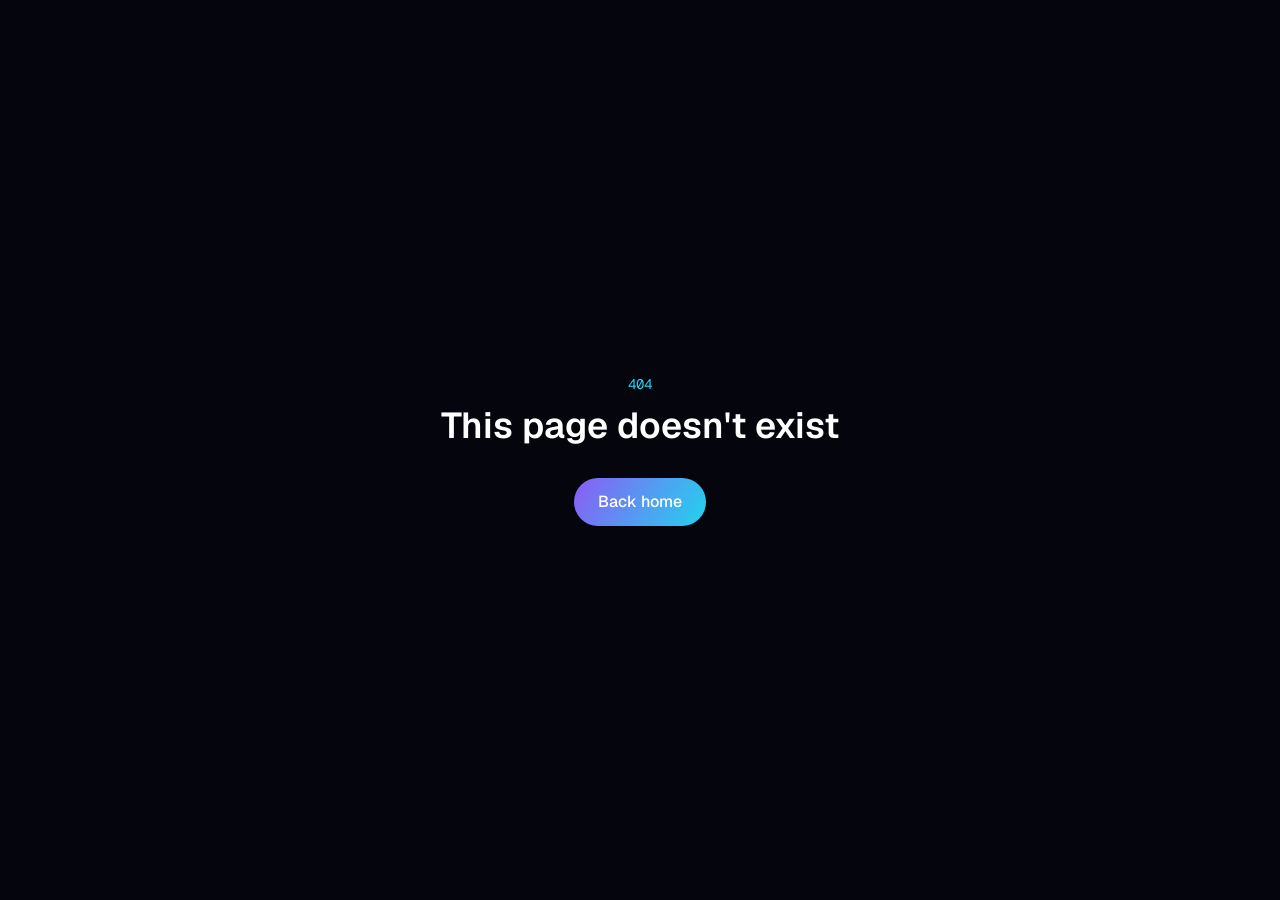
<file: 404/index.html>
<!DOCTYPE html><html lang="en" data-scroll-behavior="smooth" class="Ur3q_a_variable iaM1Ya_variable"><head><meta charSet="utf-8"/><meta name="viewport" content="width=device-width, initial-scale=1"/><link rel="stylesheet" href="/_next/static/chunks/3y359yks8svab.css" data-precedence="next"/><link rel="preload" as="script" fetchPriority="low" href="/_next/static/chunks/310vm2bl3xxpt.js"/><script src="/_next/static/chunks/1wnov70f88xjy.js" async=""></script><script src="/_next/static/chunks/2olo2e9e-_esu.js" async=""></script><script src="/_next/static/chunks/0c98xzjfks9hq.js" async=""></script><script src="/_next/static/chunks/turbopack-2u1d16houkiyo.js" async=""></script><script src="/_next/static/chunks/1n1qtvia1wqax.js" async=""></script><script src="/_next/static/chunks/0o4f6uzz23mal.js" async=""></script><script src="/_next/static/chunks/3zt_16xndew4w.js" async=""></script><meta name="robots" content="noindex"/><meta name="theme-color" content="#05060d"/><meta name="color-scheme" content="dark"/><title>Page not found | Omicron</title><meta name="description" content="Omicron captures a subject matter expert&#x27;s voice and thinking, turns SOPs and documents into narrated interactive modules, and gives every learner a voice tutor they can cross-question live."/><meta name="application-name" content="Omicron"/><meta name="keywords" content="knowledge transfer,AI training platform,voice cloning,SOP training,expert knowledge capture,AI voice tutor,maritime training,enterprise training,AI for schools"/><meta name="robots" content="index, follow"/><link rel="canonical" href="https://om2524.com/"/><meta property="og:title" content="Omicron | AI knowledge transfer in your expert&#x27;s own voice"/><meta property="og:description" content="Omicron captures a subject matter expert&#x27;s voice and thinking, turns SOPs and documents into narrated interactive modules, and gives every learner a voice tutor they can cross-question live."/><meta property="og:url" content="https://om2524.com/"/><meta property="og:site_name" content="Omicron"/><meta property="og:locale" content="en_US"/><meta property="og:image" content="https://om2524.com/og-image.png"/><meta property="og:image:width" content="1200"/><meta property="og:image:height" content="630"/><meta property="og:image:alt" content="Omicron: Knowledge, multiplied."/><meta property="og:type" content="website"/><meta name="twitter:card" content="summary_large_image"/><meta name="twitter:title" content="Omicron | AI knowledge transfer in your expert&#x27;s own voice"/><meta name="twitter:description" content="Omicron captures a subject matter expert&#x27;s voice and thinking, turns SOPs and documents into narrated interactive modules, and gives every learner a voice tutor they can cross-question live."/><meta name="twitter:image" content="https://om2524.com/og-image.png"/><link rel="icon" href="/icon.svg?icon.2ike2s2qse0lb.svg" sizes="any" type="image/svg+xml"/><meta name="next-size-adjust" content=""/><script src="/_next/static/chunks/0cz1d0mv5g_q7.js" noModule=""></script></head><body class="min-h-dvh font-sans"><div hidden=""><!--$--><!--/$--></div><a href="#main" class="sr-only focus:not-sr-only focus:fixed focus:top-3 focus:left-3 focus:z-[100] focus:rounded-lg focus:bg-white focus:px-4 focus:py-2 focus:text-ink-950">Skip to content</a><main id="main" class="flex min-h-dvh flex-col items-center justify-center px-5 text-center"><p class="font-mono text-sm text-brand-cyan">404</p><h1 class="mt-3 text-4xl font-semibold text-white">This page doesn&#x27;t exist</h1><a class="mt-8 rounded-full bg-accent px-6 py-3 font-medium text-white" href="/">Back home</a></main><!--$--><!--/$--><script type="application/ld+json">{"@context":"https://schema.org","@type":"Organization","name":"Omicron","slogan":"Knowledge, multiplied.","description":"Omicron captures a subject matter expert's voice and thinking, turns SOPs and documents into narrated interactive modules, and gives every learner a voice tutor they can cross-question live.","url":"https://om2524.com","email":"om@om2524.com"}</script><script id="_R_">(globalThis["TURBOPACK"] || (globalThis["TURBOPACK"] = [])).push({"otherChunks":["static/chunks/310vm2bl3xxpt.js","static/chunks/1wnov70f88xjy.js","static/chunks/2olo2e9e-_esu.js","static/chunks/0c98xzjfks9hq.js"],"runtimeModuleIds":[94553]});</script><script src="/_next/static/chunks/310vm2bl3xxpt.js" async=""></script><script>(self.__next_f=self.__next_f||[]).push([0])</script><script>self.__next_f.push([1,"1:\"$Sreact.fragment\"\n2:\"/_next/static/chunks/1n1qtvia1wqax.js\"\n3:\"/_next/static/chunks/0o4f6uzz23mal.js\"\n4:I[71829,[\"$2\",\"$3\"],\"MotionProvider\"]\n5:I[39756,[\"$2\",\"$3\"],\"default\"]\n6:I[37457,[\"$2\",\"$3\"],\"default\"]\n7:\"/_next/static/chunks/3zt_16xndew4w.js\"\n8:I[22016,[\"$2\",\"$3\",\"$7\"],\"\"]\nc:I[97367,[\"$2\",\"$3\"],\"OutletBoundary\"]\nd:\"$Sreact.suspense\"\nf:\"ViewportBoundary\"\n10:I[97367,[\"$2\",\"$3\"],\"$f\"]\n12:\"MetadataBoundary\"\n13:I[97367,[\"$2\",\"$3\"],\"$12\"]\n15:I[68027,[\"$2\",\"$3\"],\"default\",1]\n:HL[\"/_next/static/chunks/3y359yks8svab.css\",\"style\"]\na:X\nb:[[\"children\",{\"s\":\"__PAGE__\",\"h\":512,\"d\":{\"r\":[\"$\",\"$1\",\"c\",{\"children\":[[\"$\",\"main\",null,{\"id\":\"main\",\"className\":\"flex min-h-dvh flex-col items-center justify-center px-5 text-center\",\"children\":[[\"$\",\"p\",null,{\"className\":\"font-mono text-sm text-brand-cyan\",\"children\":\"404\"}],[\"$\",\"h1\",null,{\"className\":\"mt-3 text-4xl font-semibold text-white\",\"children\":\"This page doesn't exist\"}],[\"$\",\"$L8\",null,{\"href\":\"/\",\"className\":\"mt-8 rounded-full bg-accent px-6 py-3 font-medium text-white\",\"children\":\"Back home\"}]]}],[[\"$\",\"script\",\"script-0\",{\"src\":\"/_next/static/chunks/3zt_16xndew4w.js\",\"async\":true,\"nonce\":\"$undefined\"}]],[\"$\",\"$Lc\",null,{\"children\":[\"$\",\"$d\",null,{\"name\":\"Next.MetadataOutlet\",\"children\":\"$@e\"}]}]]}],\"p\":false,\"v\":null}}]]\n9:[[\"children\",{\"s\":\"/_not-found\",\"h\":512,\"d\":{\"r\":[\"$\",\"$1\",\"c\",{\"children\":[null,[\"$\",\"$L5\",null,{\"parallelRouterKey\":\"children\",\"error\":\"$undefined\",\"errorStyles\":\"$undefined\",\"errorScripts\":\"$undefined\",\"template\":[\"$\",\"$L6\",null,{}],\"templateStyles\":\"$undefined\",\"templateScripts\":\"$undefined\",\"notFound\":\"$undefined\",\"forbidden\":\"$undefined\",\"unauthorized\":\"$undefined\"}]]}],\"p\":false,\"v\":\"$a\"},\"c\":\"$Qb\"}]]\n0:{\"P\":null,\"c\":[\"\",\"_not-found\",\"\"],\"q\":\"\",\"i\":false,\"t\":{\"t\":{\"s\":\"\",\"h\":528,\"d\":{\"r\":[\"$\",\"$1\",\"c\",{\"children\":[[[\"$\",\"link\",\"0\",{\"rel\":\"stylesheet\",\"href\":\"/_next/static/chunks/3y359yks8svab.css\",\"precedence\":\"next\",\"crossOrigin\":\"$undefined\",\"nonce\":\"$undefined\"}],[\"$\",\"script\",\"script-0\",{\"src\":\"/_next/static/chunks/1n1qtvia1wqax.js\",\"async\":true,\"nonce\":\"$undefined\"}],[\"$\",\"script\",\"script-1\",{\"src\":\"/_next/static/chunks/0o4f6uzz23mal.js\",\"async\":true,\"nonce\":\"$undefined\"}]],[\"$\",\"html\",null,{\"lang\":\"en\",\"data-scroll-behavior\":\"smooth\",\"className\":\"Ur3q_a_variable iaM1Ya_variable\",\"children\":[\"$\",\"body\",null,{\"className\":\"min-h-dvh font-sans\",\"children\":[[\"$\",\"a\",null,{\"href\":\"#main\",\"className\":\"sr-only focus:not-sr-only focus:fixed focus:top-3 focus:left-3 focus:z-[100] focus:rounded-lg focus:bg-white focus:px-4 focus:py-2 focus:text-ink-950\",\"children\":\"Skip to content\"}],[\"$\",\"$L4\",null,{\"children\":[\"$\",\"$L5\",null,{\"parallelRouterKey\":\"children\",\"error\":\"$undefined\",\"errorStyles\":\"$undefined\",\"errorScripts\":\"$undefined\",\"template\":[\"$\",\"$L6\",null,{}],\"templateStyles\":\"$undefined\",\"templateScripts\":\"$undefined\",\"notFound\":[[\"$\",\"main\",null,{\"id\":\"main\",\"className\":\"flex min-h-dvh flex-col items-center justify-center px-5 text-center\",\"children\":[[\"$\",\"p\",null,{\"className\":\"font-mono text-sm text-brand-cyan\",\"children\":\"404\"}],[\"$\",\"h1\",null,{\"className\":\"mt-3 text-4xl font-semibold text-white\",\"children\":\"This page doesn't exist\"}],[\"$\",\"$L8\",null,{\"href\":\"/\",\"className\":\"mt-8 rounded-full bg-accent px-6 py-3 font-medium text-white\",\"children\":\"Back home\"}]]}],[]],\"forbidden\":\"$undefined\",\"unauthorized\":\"$undefined\"}]}],[\"$\",\"script\",null,{\"type\":\"application/ld+json\",\"dangerouslySetInnerHTML\":{\"__html\":\"{\\\"@context\\\":\\\"https://schema.org\\\",\\\"@type\\\":\\\"Organization\\\",\\\"name\\\":\\\"Omicron\\\",\\\"slogan\\\":\\\"Knowledge, multiplied.\\\",\\\"description\\\":\\\"Omicron captures a subject matter expert's voice and thinking, turns SOPs and documents into narrated interactive modules, and gives every learner a voice tutor they can cross-question live.\\\",\\\"url\\\":\\\"https://om2524.com\\\",\\\"email\\\":\\\"om@om2524.com\\\"}\"}}]]}]}]]}],\"p\":false,\"v\":null},\"c\":\"$Q9\"},\"h\":{\"r\":[\"$\",\"$1\",\"h\",{\"children\":[[\"$\",\"meta\",null,{\"name\":\"robots\",\"content\":\"noindex\"}],[\"$\",\"$L10\",null,{\"children\":\"$L11\"}],[\"$\",\"$L13\",null,{\"children\":[[\"$\",\"div\",null,{\"hidden\":true,\"children\":[\"$\",\"$d\",null,{\"name\":\"Next.Metadata\",\"children\":\"$L14\"}]}],null]}],[\"$\",\"meta\",null,{\"name\":\"next-size-adjust\",\"content\":\"\"}]]}],\"p\":false,\"v\":null}},\"m\":\"$undefined\",\"G\":[\"$15\",[[\"$\",\"link\",\"0\",{\"rel\":\"stylesheet\",\"href\":\"/_next/static/chunks/3y359yks8svab.css\",\"precedence\":\"next\",\"crossOrigin\":\"$undefined\",\"nonce\":\"$undefined\"}]]],\"S\":true,\"r\":\"$undefined\",\"s\":\"$undefined\",\"a\":\"$undefined\",\"l\":\"$undefined\",\"p\":\"$undefined\",\"d\":\"$undefined\",\"b\":\"gQa6lo0h4Kp8pQGDxAFNu\"}\na:C\n11:[[\"$\",\"meta\",\"0\",{\"charSet\":\"utf-8\"}],[\"$\",\"meta\",\"1\",{\"name\":\"viewport\",\"content\":\"width=device-width, initial-scale=1\"}],[\"$\",\"meta\",\"2\",{\"name\":\"theme-color\",\"content\":\"#05060d\"}],[\"$\",\"meta\",\"3\",{\"name\":\"color-scheme\",\"content\":\"dark\"}]]\n16:I[27201,[\"$2\",\"$3\"],\"IconMark\"]\ne:null\n14:[[\"$\",\"title\",\"0\",{\"children\":\"Page not found | Omicron\"}],[\"$\",\"meta\",\"1\",{\"name\":\"description\",\"content\":\"Omicron captures a subject matter expert's voice and thinking, turns SOPs and documents into narrated interactive modules, and gives every learner a voice tutor they can cross-question live.\"}],[\"$\",\"meta\",\"2\",{\"name\":\"application-name\",\"content\":\"Omicron\"}],[\"$\",\"meta\",\"3\",{\"name\":\"keywords\",\"content\":\"knowledge transfer,AI training platform,voice cloning,SOP training,expert knowledge capture,AI voice tutor,maritime training,enterprise training,AI for schools\"}],[\"$\",\"meta\",\"4\",{\"name\":\"robots\",\"content\":\"index, follow\"}],[\"$\",\"link\",\"5\",{\"rel\":\"canonical\",\"href\":\"https://om2524.com/\"}],[\"$\",\"meta\",\"6\",{\"property\":\"og:title\",\"content\":\"Omicron | AI knowledge transfer in your expert's own voice\"}],[\"$\",\"meta\",\"7\",{\"property\":\"og:description\",\"content\":\"Omicron captures a subject matter expert's voice and thinking, turns SOPs and documents into narrated interactive modules, and gives every learner a voice tutor they can cross-question live.\"}],[\"$\",\"meta\",\"8\",{\"property\":\"og:url\",\"content\":\"https://om2524.com/\"}],[\"$\",\"meta\",\"9\",{\"property\":\"og:site_name\",\"content\":\"Omicron\"}],[\"$\",\"meta\",\"10\",{\"property\":\"og:locale\",\"content\":\"en_US\"}],[\"$\",\"meta\",\"11\",{\"property\":\"og:image\",\"content\":\"https://om2524.com/og-image.png\"}],[\"$\",\"meta\",\"12\",{\"property\":\"og:image:width\",\"content\":\"1200\"}],[\"$\",\"meta\",\"13\",{\"property\":\"og:image:height\",\"content\":\"630\"}],[\"$\",\"meta\",\"14\",{\"property\":\"og:image:alt\",\"content\":\"Omicron: Knowledge, multiplied.\"}],[\"$\",\"meta\",\"15\",{\"property\":\"og:type\",\"content\":\"website\"}],[\"$\",\"meta\",\"16\",{\"name\":\"twitter:card\",\"content\":\"summary_large_image\"}],[\"$\",\"meta\",\"17\",{\"name\":\"twitter:title\",\"content\":\"Omicron | AI knowledge transfer in your expert's own voice\"}],[\"$\",\"meta\",\"18\",{\"name\":\"twitter:description\",\"content\":\"Omicron captures a subject matter expert's voice and thinking, turns SOPs and documents into narrated interactive modules, and gives every learner a voice tutor they can cross-question live.\"}],[\"$\",\"meta\",\"19\",{\"name\":\"twitter:image\",\"content\":\"https://om2524.com/og-image.png\"}],[\"$\",\"link\",\"20\",{\"rel\":\"icon\",\"href\":\"/icon.svg?icon.2ike2s2qse0lb.svg\",\"sizes\":\"any\",\"type\":\"image/svg+xml\"}],[\"$\",\"$L16\",\"21\",{}]]\n"])</script></body></html>
</file>
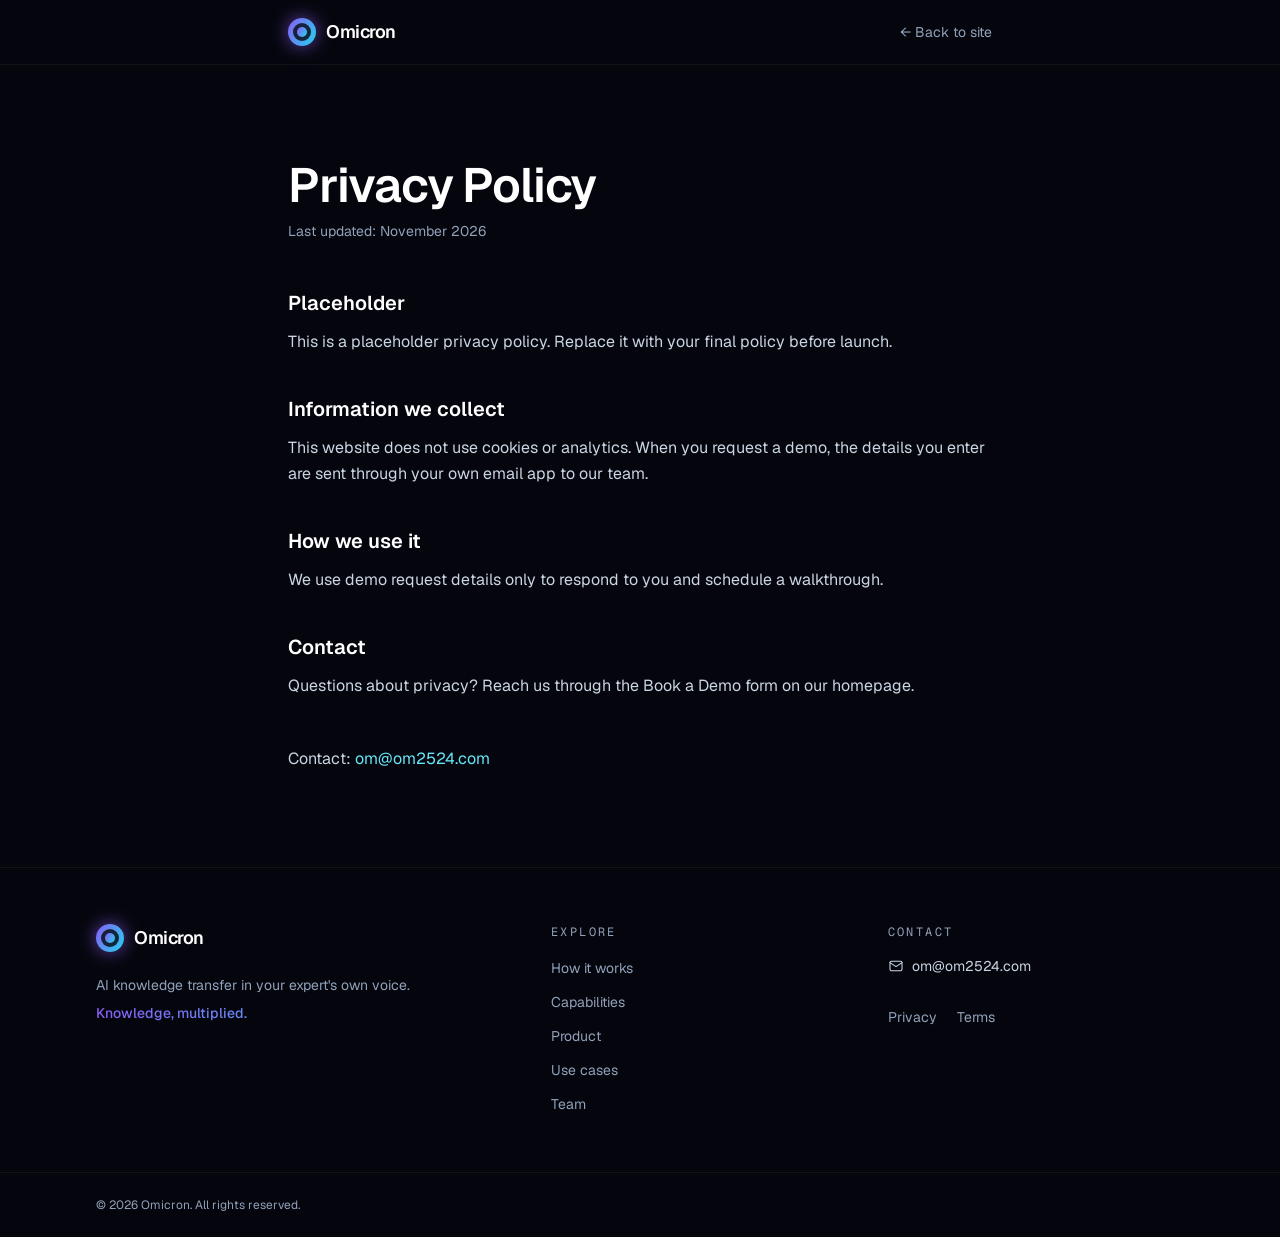
<file: privacy/index.html>
<!DOCTYPE html><html lang="en" data-scroll-behavior="smooth" class="Ur3q_a_variable iaM1Ya_variable"><head><meta charSet="utf-8"/><meta name="viewport" content="width=device-width, initial-scale=1"/><link rel="preload" href="/_next/static/media/GeistMono_Variable.p.3wg2gzp0j70gu.woff2" as="font" crossorigin="" type="font/woff2"/><link rel="preload" href="/_next/static/media/Geist_Variable-s.p.2py-ke1f706a6.woff2" as="font" crossorigin="" type="font/woff2"/><link rel="stylesheet" href="/_next/static/chunks/3y359yks8svab.css" data-precedence="next"/><link rel="preload" as="script" fetchPriority="low" href="/_next/static/chunks/310vm2bl3xxpt.js"/><script src="/_next/static/chunks/1wnov70f88xjy.js" async=""></script><script src="/_next/static/chunks/2olo2e9e-_esu.js" async=""></script><script src="/_next/static/chunks/0c98xzjfks9hq.js" async=""></script><script src="/_next/static/chunks/turbopack-2u1d16houkiyo.js" async=""></script><script src="/_next/static/chunks/1n1qtvia1wqax.js" async=""></script><script src="/_next/static/chunks/0o4f6uzz23mal.js" async=""></script><script src="/_next/static/chunks/3zt_16xndew4w.js" async=""></script><meta name="theme-color" content="#05060d"/><meta name="color-scheme" content="dark"/><title>Privacy Policy | Omicron</title><meta name="description" content="Omicron captures a subject matter expert&#x27;s voice and thinking, turns SOPs and documents into narrated interactive modules, and gives every learner a voice tutor they can cross-question live."/><meta name="application-name" content="Omicron"/><meta name="keywords" content="knowledge transfer,AI training platform,voice cloning,SOP training,expert knowledge capture,AI voice tutor,maritime training,enterprise training,AI for schools"/><meta name="robots" content="index, follow"/><link rel="canonical" href="https://om2524.com/privacy/"/><meta property="og:title" content="Omicron | AI knowledge transfer in your expert&#x27;s own voice"/><meta property="og:description" content="Omicron captures a subject matter expert&#x27;s voice and thinking, turns SOPs and documents into narrated interactive modules, and gives every learner a voice tutor they can cross-question live."/><meta property="og:url" content="https://om2524.com/"/><meta property="og:site_name" content="Omicron"/><meta property="og:locale" content="en_US"/><meta property="og:image" content="https://om2524.com/og-image.png"/><meta property="og:image:width" content="1200"/><meta property="og:image:height" content="630"/><meta property="og:image:alt" content="Omicron: Knowledge, multiplied."/><meta property="og:type" content="website"/><meta name="twitter:card" content="summary_large_image"/><meta name="twitter:title" content="Omicron | AI knowledge transfer in your expert&#x27;s own voice"/><meta name="twitter:description" content="Omicron captures a subject matter expert&#x27;s voice and thinking, turns SOPs and documents into narrated interactive modules, and gives every learner a voice tutor they can cross-question live."/><meta name="twitter:image" content="https://om2524.com/og-image.png"/><link rel="icon" href="/icon.svg?icon.2ike2s2qse0lb.svg" sizes="any" type="image/svg+xml"/><meta name="next-size-adjust" content=""/><script src="/_next/static/chunks/0cz1d0mv5g_q7.js" noModule=""></script></head><body class="min-h-dvh font-sans"><div hidden=""><!--$--><!--/$--></div><a href="#main" class="sr-only focus:not-sr-only focus:fixed focus:top-3 focus:left-3 focus:z-[100] focus:rounded-lg focus:bg-white focus:px-4 focus:py-2 focus:text-ink-950">Skip to content</a><header class="border-b border-white/5"><div class="mx-auto flex h-16 max-w-3xl items-center justify-between px-5 sm:px-8"><a aria-label="Omicron home" href="/"><span class="flex items-center gap-2.5"><span aria-hidden="true" class="relative h-7 w-7 rounded-full bg-accent shadow-[0_0_18px_rgba(139,92,246,0.7)]"><span class="absolute inset-[5px] rounded-full bg-ink-950/80"></span><span class="absolute inset-[9px] rounded-full bg-accent"></span></span><span class="text-lg font-semibold tracking-tight text-white">Omicron</span></span></a><a class="text-sm text-slate-400 hover:text-white" href="/">← Back to site</a></div></header><main id="main" class="mx-auto max-w-3xl px-5 py-16 sm:px-8 sm:py-24"><h1 class="text-4xl font-semibold tracking-tight text-white sm:text-5xl">Privacy Policy</h1><p class="mt-3 text-sm text-slate-400">Last updated: November 2026</p><div class="mt-12 space-y-10"><section><h2 class="text-xl font-semibold text-white">Placeholder</h2><p class="mt-3 leading-relaxed text-slate-300">This is a placeholder privacy policy. Replace it with your final policy before launch.</p></section><section><h2 class="text-xl font-semibold text-white">Information we collect</h2><p class="mt-3 leading-relaxed text-slate-300">This website does not use cookies or analytics. When you request a demo, the details you enter are sent through your own email app to our team.</p></section><section><h2 class="text-xl font-semibold text-white">How we use it</h2><p class="mt-3 leading-relaxed text-slate-300">We use demo request details only to respond to you and schedule a walkthrough.</p></section><section><h2 class="text-xl font-semibold text-white">Contact</h2><p class="mt-3 leading-relaxed text-slate-300">Questions about privacy? Reach us through the Book a Demo form on our homepage.</p></section></div><p class="mt-12 text-slate-300">Contact:<!-- --> <a href="mailto:om@om2524.com" class="text-brand-sky underline-offset-4 hover:underline">om@om2524.com</a></p></main><footer class="relative border-t border-white/5 bg-ink-950"><div class="mx-auto grid max-w-6xl gap-10 px-5 py-14 sm:px-8 md:grid-cols-[1.4fr_1fr_1fr]"><div><a aria-label="Omicron home" class="inline-block" href="/"><span class="flex items-center gap-2.5"><span aria-hidden="true" class="relative h-7 w-7 rounded-full bg-accent shadow-[0_0_18px_rgba(139,92,246,0.7)]"><span class="absolute inset-[5px] rounded-full bg-ink-950/80"></span><span class="absolute inset-[9px] rounded-full bg-accent"></span></span><span class="text-lg font-semibold tracking-tight text-white">Omicron</span></span></a><p class="mt-4 max-w-xs text-sm text-slate-400">AI knowledge transfer in your expert&#x27;s own voice.</p><p class="mt-2 text-sm font-medium text-gradient">Knowledge, multiplied.</p></div><nav aria-label="Footer"><p class="font-mono text-xs uppercase tracking-[0.2em] text-slate-400">Explore</p><ul class="mt-4 space-y-2.5"><li><a href="/#how-it-works" class="text-sm text-slate-400 hover:text-white">How it works</a></li><li><a href="/#capabilities" class="text-sm text-slate-400 hover:text-white">Capabilities</a></li><li><a href="/#product" class="text-sm text-slate-400 hover:text-white">Product</a></li><li><a href="/#use-cases" class="text-sm text-slate-400 hover:text-white">Use cases</a></li><li><a href="/#team" class="text-sm text-slate-400 hover:text-white">Team</a></li></ul></nav><div><p class="font-mono text-xs uppercase tracking-[0.2em] text-slate-400">Contact</p><a href="mailto:om@om2524.com" class="mt-4 inline-flex items-center gap-2 text-sm text-slate-300 hover:text-white"><svg width="24" height="24" viewBox="0 0 24 24" fill="none" stroke="currentColor" stroke-width="1.6" stroke-linecap="round" stroke-linejoin="round" aria-hidden="true" class="h-4 w-4"><rect x="3" y="5" width="18" height="14" rx="2"></rect><path d="m3 7 9 6 9-6"></path></svg>om@om2524.com</a><ul class="flex gap-5 mt-6"><li><a class="text-sm text-slate-400 hover:text-white" href="/privacy/">Privacy</a></li><li><a class="text-sm text-slate-400 hover:text-white" href="/terms/">Terms</a></li></ul></div></div><div class="border-t border-white/5"><p class="mx-auto max-w-6xl px-5 py-6 text-xs text-slate-400 sm:px-8">© 2026 Omicron. All rights reserved.</p></div></footer><!--$--><!--/$--><script type="application/ld+json">{"@context":"https://schema.org","@type":"Organization","name":"Omicron","slogan":"Knowledge, multiplied.","description":"Omicron captures a subject matter expert's voice and thinking, turns SOPs and documents into narrated interactive modules, and gives every learner a voice tutor they can cross-question live.","url":"https://om2524.com","email":"om@om2524.com"}</script><script id="_R_">(globalThis["TURBOPACK"] || (globalThis["TURBOPACK"] = [])).push({"otherChunks":["static/chunks/310vm2bl3xxpt.js","static/chunks/1wnov70f88xjy.js","static/chunks/2olo2e9e-_esu.js","static/chunks/0c98xzjfks9hq.js"],"runtimeModuleIds":[94553]});</script><script src="/_next/static/chunks/310vm2bl3xxpt.js" async=""></script><script>(self.__next_f=self.__next_f||[]).push([0])</script><script>self.__next_f.push([1,"1:\"$Sreact.fragment\"\n2:\"/_next/static/chunks/1n1qtvia1wqax.js\"\n3:\"/_next/static/chunks/0o4f6uzz23mal.js\"\n4:I[71829,[\"$2\",\"$3\"],\"MotionProvider\"]\n5:I[39756,[\"$2\",\"$3\"],\"default\"]\n6:I[37457,[\"$2\",\"$3\"],\"default\"]\n7:\"/_next/static/chunks/3zt_16xndew4w.js\"\n8:I[22016,[\"$2\",\"$3\",\"$7\"],\"\"]\n12:\"ViewportBoundary\"\n13:I[97367,[\"$2\",\"$3\"],\"$12\"]\n15:\"MetadataBoundary\"\n16:I[97367,[\"$2\",\"$3\"],\"$15\"]\n17:\"$Sreact.suspense\"\n19:I[68027,[\"$2\",\"$3\"],\"default\",1]\n:HL[\"/_next/static/chunks/3y359yks8svab.css\",\"style\"]\n:HL[\"/_next/static/media/GeistMono_Variable.p.3wg2gzp0j70gu.woff2\",\"font\",{\"crossOrigin\":\"\",\"type\":\"font/woff2\"}]\n:HL[\"/_next/static/media/Geist_Variable-s.p.2py-ke1f706a6.woff2\",\"font\",{\"crossOrigin\":\"\",\"type\":\"font/woff2\"}]\na:X\nb:[[\"children\",{\"s\":\"__PAGE__\",\"h\":512,\"d\":{\"r\":[\"$\",\"$1\",\"c\",{\"children\":[[[\"$\",\"header\",null,{\"className\":\"border-b border-white/5\",\"children\":[\"$\",\"div\",null,{\"className\":\"mx-auto flex h-16 max-w-3xl items-center justify-between px-5 sm:px-8\",\"children\":[[\"$\",\"$L8\",null,{\"href\":\"/\",\"aria-label\":\"Omicron home\",\"children\":[\"$\",\"span\",null,{\"className\":\"flex items-center gap-2.5\",\"children\":[[\"$\",\"span\",null,{\"aria-hidden\":\"true\",\"className\":\"relative h-7 w-7 rounded-full bg-accent shadow-[0_0_18px_rgba(139,92,246,0.7)]\",\"children\":[[\"$\",\"span\",null,{\"className\":\"absolute inset-[5px] rounded-full bg-ink-950/80\"}],[\"$\",\"span\",null,{\"className\":\"absolute inset-[9px] rounded-full bg-accent\"}]]}],[\"$\",\"span\",null,{\"className\":\"text-lg font-semibold tracking-tight text-white\",\"children\":\"Omicron\"}]]}]}],[\"$\",\"$L8\",null,{\"href\":\"/\",\"className\":\"text-sm text-slate-400 hover:text-white\",\"children\":\"← Back to site\"}]]}]}],[\"$\",\"main\",null,{\"id\":\"main\",\"className\":\"mx-auto max-w-3xl px-5 py-16 sm:px-8 sm:py-24\",\"children\":[[\"$\",\"h1\",null,{\"className\":\"text-4xl font-semibold tracking-tight text-white sm:text-5xl\",\"children\":\"Privacy Policy\"}],[\"$\",\"p\",null,{\"className\":\"mt-3 text-sm text-slate-400\",\"children\":\"Last updated: November 2026\"}],[\"$\",\"div\",null,{\"className\":\"mt-12 space-y-10\",\"children\":[[\"$\",\"section\",\"Placeholder\",{\"children\":[[\"$\",\"h2\",null,{\"className\":\"text-xl font-semibold text-white\",\"children\":\"Placeholder\"}],[\"$\",\"p\",null,{\"className\":\"mt-3 leading-relaxed text-slate-300\",\"children\":\"This is a placeholder privacy policy. Replace it with your final policy before launch.\"}]]}],[\"$\",\"section\",\"Information we collect\",{\"children\":[[\"$\",\"h2\",null,{\"className\":\"text-xl font-semibold text-white\",\"children\":\"Information we collect\"}],[\"$\",\"p\",null,{\"className\":\"mt-3 leading-relaxed text-slate-300\",\"children\":\"This website does not use cookies or analytics. When you request a demo, the details you enter are sent through your own email app to our team.\"}]]}],\"$Lc\",\"$Ld\"]}],\"$Le\"]}],\"$Lf\"],[\"$L10\"],\"$L11\"]}],\"p\":false,\"v\":null}}]]\n9:[[\"children\",{\"s\":\"privacy\",\"h\":512,\"d\":{\"r\":[\"$\",\"$1\",\"c\",{\"children\":[null,[\"$\",\"$L5\",null,{\"parallelRouterKey\":\"children\",\"error\":\"$undefined\",\"errorStyles\":\"$undefined\",\"errorScripts\":\"$undefined\",\"template\":[\"$\",\"$L6\",null,{}],\"templateStyles\":\"$undefined\",\"templateScripts\":\"$undefined\",\"notFound\":\"$undefined\",\"forbidden\":\"$undefined\",\"unauthorized\":\"$undefined\"}]]}],\"p\":false,\"v\":\"$a\"},\"c\":\"$Qb\"}]]\n0:{\"P\":null,\"c\":[\"\",\"privacy\",\"\"],\"q\":\"\",\"i\":false,\"t\":{\"t\":{\"s\":\"\",\"h\":528,\"d\":{\"r\":[\"$\",\"$1\",\"c\",{\"children\":[[[\"$\",\"link\",\"0\",{\"rel\":\"stylesheet\",\"href\":\"/_next/static/chunks/3y359yks8svab.css\",\"precedence\":\"next\",\"crossOrigin\":\"$undefined\",\"nonce\":\"$undefined\"}],[\"$\",\"script\",\"script-0\",{\"src\":\"/_next/static/chunks/1n1qtvia1wqax.js\",\"async\":true,\"nonce\":\"$undefined\"}],[\"$\",\"script\",\"script-1\",{\"src\":\"/_next/static/chunks/0o4f6uzz23mal.js\",\"async\":true,\"nonce\":\"$undefined\"}]],[\"$\",\"html\",null,{\"lang\":\"en\",\"data-scroll-behavior\":\"smooth\",\"className\":\"Ur3q_a_variable iaM1Ya_variable\",\"children\":[\"$\",\"body\",null,{\"className\":\"min-h-dvh font-sans\",\"children\":[[\"$\",\"a\",null,{\"href\":\"#main\",\"className\":\"sr-only focus:not-sr-only focus:fixed focus:top-3 focus:left-3 focus:z-[100] focus:rounded-lg focus:bg-white focus:px-4 focus:py-2 focus:text-ink-950\",\"children\":\"Skip to content\"}],[\"$\",\"$L4\",null,{\"children\":[\"$\",\"$L5\",null,{\"parallelRouterKey\":\"children\",\"error\":\"$undefined\",\"errorStyles\":\"$undefined\",\"errorScripts\":\"$undefined\",\"template\":[\"$\",\"$L6\",null,{}],\"templateStyles\":\"$undefined\",\"templateScripts\":\"$undefined\",\"notFound\":[[\"$\",\"main\",null,{\"id\":\"main\",\"className\":\"flex min-h-dvh flex-col items-center justify-center px-5 text-center\",\"children\":[[\"$\",\"p\",null,{\"className\":\"font-mono text-sm text-brand-cyan\",\"children\":\"404\"}],[\"$\",\"h1\",null,{\"className\":\"mt-3 text-4xl font-semibold text-white\",\"children\":\"This page doesn't exist\"}],[\"$\",\"$L8\",null,{\"href\":\"/\",\"className\":\"mt-8 rounded-full bg-accent px-6 py-3 font-medium text-white\",\"children\":\"Back home\"}]]}],[]],\"forbidden\":\"$undefined\",\"unauthorized\":\"$undefined\"}]}],[\"$\",\"script\",null,{\"type\":\"application/ld+json\",\"dangerouslySetInnerHTML\":{\"__html\":\"{\\\"@context\\\":\\\"https://schema.org\\\",\\\"@type\\\":\\\"Organization\\\",\\\"name\\\":\\\"Omicron\\\",\\\"slogan\\\":\\\"Knowledge, multiplied.\\\",\\\"description\\\":\\\"Omicron captures a subject matter expert's voice and thinking, turns SOPs and documents into narrated interactive modules, and gives every learner a voice tutor they can cross-question live.\\\",\\\"url\\\":\\\"https://om2524.com\\\",\\\"email\\\":\\\"om@om2524.com\\\"}\"}}]]}]}]]}],\"p\":false,\"v\":null},\"c\":\"$Q9\"},\"h\":{\"r\":[\"$\",\"$1\",\"h\",{\"children\":[null,[\"$\",\"$L13\",null,{\"children\":\"$L14\"}],[\"$\",\"$L16\",null,{\"children\":[[\"$\",\"div\",null,{\"hidden\":true,\"children\":[\"$\",\"$17\",null,{\"name\":\"Next.Metadata\",\"children\":\"$L18\"}]}],null]}],[\"$\",\"meta\",null,{\"name\":\"next-size-adjust\",\"content\":\"\"}]]}],\"p\":false,\"v\":null}},\"m\":\"$undefined\",\"G\":[\"$19\",[[\"$\",\"link\",\"0\",{\"rel\":\"stylesheet\",\"href\":\"/_next/static/chunks/3y359yks8svab.css\",\"precedence\":\"next\",\"crossOrigin\":\"$undefined\",\"nonce\":\"$undefined\"}]]],\"S\":true,\"r\":\"$undefined\",\"s\":\"$undefined\",\"a\":\"$undefined\",\"l\":\"$undefined\",\"p\":\"$undefined\",\"d\":\"$undefined\",\"b\":\"gQa6lo0h4Kp8pQGDxAFNu\"}\n1a:I[97367,[\"$2\",\"$3\"],\"OutletBoundary\"]\na:C\nc:[\"$\",\"section\",\"How we use it\",{\"children\":[[\"$\",\"h2\",null,{\"className\":\"text-xl font-semibold text-white\",\"children\":\"How we use it\"}],[\"$\",\"p\",null,{\"className\":\"mt-3 leading-relaxed text-slate-300\",\"children\":\"We use demo request details only to respond to you and schedule a walkthrough.\"}]]}]\nd:[\"$\",\"section\",\"Contact\",{\"children\":[[\"$\",\"h2\",null,{\"className\":\"text-xl font-semibold text-white\",\"children\":\"Contact\"}],[\"$\",\"p\",null,{\"className\":\"mt-3 leading-relaxed text-slate-300\",\"children\":\"Questions about privacy? Reach us through the Book a Demo form on our homepage.\"}]]}]\ne:[\"$\",\"p\",null,{\"className\":\"mt-12 text-slate-300\",\"children\":[\"Contact:\",\" \",[\"$\",\"a\",null,{\"href\":\"mailto:om@om2524.com\",\"className\":\"text-brand-sky underline-offset-4 hover:underline\",\"children\":\"om@om2524.com\"}]]}]\nf:[\"$\",\"footer\",null,{\"className\":\"relative border-t border-white/5 bg-ink-950\",\"children\":[[\"$\",\"div\",null,{\"className\":\"mx-auto grid max-w-6xl gap-10 px-5 py-14 sm:px-8 md:grid-cols-[1.4fr_1fr_1fr]\",\"children\":[[\"$\",\"div\",null,{\"children\":[[\"$\",\"$L8\",null,{\"href\":\"/\",\"aria-label\":\"Omicron home\",\"className\":\"inline-block\",\"children\":[\"$\",\"span\",null,{\"className\":\"flex items-center gap-2.5\",\"children\":[[\"$\",\"span\",null,{\"aria-hidden\":\"true\",\"className\":\"relative h-7 w-7 rounded-full bg-accent shadow-[0_0_18px_rgba(139,92,246,0.7)]\",\"children\":[[\"$\",\"span\",null,{\"className\":\"absolute inset-[5px] rounded-full bg-ink-950/80\"}],[\"$\",\"span\",null,{\"className\":\"absolute inset-[9px] rounded-full bg-accent\"}]]}],[\"$\",\"span\",null,{\"className\":\"text-lg font-semibold tracking-tight text-white\",\"children\":\"Omicron\"}]]}]}],[\"$\",\"p\",null,{\"className\":\"mt-4 max-w-xs text-sm text-slate-400\",\"children\":\"AI knowledge transfer in your expert's own voice.\"}],[\"$\",\"p\",null,{\"className\":\"mt-2 text-sm font-medium text-gradient\",\"children\":\"Knowledge, multiplied.\"}]]}],[\"$\",\"nav\",null,{\"aria-label\":\"Footer\",\"children\":[[\"$\",\"p\",null,{\"className\":\"font-mono text-xs uppercase tracking-[0.2em] text-slate-400\",\"children\":\"Explore\"}],[\"$\",\"ul\",null,{\"className\":\"mt-4 space-y-2.5\",\"children\":[[\"$\",\"li\",\"#how-it-works\",{\"children\":[\"$\",\"a\",null,{\"href\":\"/#how-it-works\",\"className\":\"text-sm text-slate-400 hover:text-white\",\"children\":\"How it works\"}]}],[\"$\",\"li\",\"#capabilities\",{\"children\":[\"$\",\"a\",null,{\"href\":\"/#capabilities\",\"className\":\"text-sm text-slate-400 hover:text-white\",\"children\":\"Capabilities\"}]}],[\"$\",\"li\",\"#product\",{\"children\":[\"$\",\"a\",null,{\"href\":\"/#product\",\"className\":\"text-sm text-slate-400 hover:text-white\",\"children\":\"Product\"}]}],[\"$\",\"li\",\"#use-cases\",{\"children\":[\"$\",\"a\",null,{\"href\":\"/#use-cases\",\"className\":\"text-sm text-slate-400 hover:text-white\",\"children\":\"Use cases\"}]}],[\"$\",\"li\",\"#team\",{\"children\":[\"$\",\"a\",null,{\"href\":\"/#team\",\"className\":\"text-sm text-slate-400 hover:text-white\",\"children\":\"Team\"}]}]]}]]}],[\"$\",\"div\",null,{\"children\":[[\"$\",\"p\",null,{\"className\":\"font-mono text-xs uppercase tracking-[0.2em] text-slate-400\",\"children\":\"Contact\"}],[\"$\",\"a\",null,{\"href\":\"mailto:om@om2524.com\",\"className\":\"mt-4 inline-flex items-center gap-2 text-sm text-slate-300 hover:text-white\",\"children\":[[\"$\",\"svg\",null,{\"width\":24,\"height\":24,\"viewBox\":\"0 0 24 24\",\"fill\":\"none\",\"stroke\":\"currentColor\",\"strokeWidth\":1.6,\"strokeLinecap\":\"round\",\"strokeLinejoin\":\"round\",\"aria-hidden\":true,\"className\":\"h-4 w-4\",\"children\":[[\"$\",\"rect\",null,{\"x\":\"3\",\"y\":\"5\",\"width\":\"18\",\"height\":\"14\",\"rx\":\"2\"}],[\"$\",\"path\",null,{\"d\":\"m3 7 9 6 9-6\"}]]}],\"om@om2524.com\"]}],[\"$\",\"ul\",null,{\"className\":\"flex gap-5 mt-6\",\"children\":[[\"$\",\"li\",\"/privacy/\",{\"children\":[\"$\",\"$L8\",null,{\"href\":\"/privacy/\",\"className\":\"text-sm text-slate-400 hover:text-white\",\"children\":\"Privacy\"}]}],[\"$\",\"li\",\"/terms/\",{\"children\":[\"$\",\"$L8\",null,{\"href\":\"/terms/\",\"className\":\"text-sm text-slate-400 hover:text-white\",\"children\":\"Terms\"}]}]]}]]}]]}],[\"$\",\"div\",null,{\"className\":\"border-t border-white/5\",\"children\":[\"$\",\"p\",null,{\"className\":\"mx-auto max-w-6xl px-5 py-6 text-xs text-slate-400 sm:px-8\",\"children\":\"© 2026 Omicron. All rights reserved.\"}]}]]}]\n10:[\"$\",\"script\",\"script-0\",{\"src\":\"/_next/static/chunks/3zt_16xndew4w.js\",\"async\":true,\"nonce\":\"$undefined\"}]\n11:[\"$\",\"$L1a\",null,{\"children\":[\"$\",\"$17\",null,{\"name\":\"Next.MetadataOutlet\",\"children\":\"$@1b\"}]}]\n14:[[\"$\",\"meta\",\"0\",{\"charSet\":\"utf-8\"}],[\"$\",\"meta\",\"1\",{\"name\":\"viewport\",\"content\":\"width=device-width, initial-scale=1\"}],[\"$\",\"meta\",\"2\",{\"name\":\"theme-color\",\"content\":\"#05060d\"}],[\"$\",\"meta\",\"3\",{\"name\":\"color-scheme\",\"content\":\"dark\"}]]\n1c:I[27201,[\"$2\",\"$3\"],\"IconMark\"]\n18:[[\"$\",\"title\",\"0\",{\"children\":\"Privacy Policy | Omicron\"}],[\"$\",\"meta\",\"1\",{\"name\":\"description\",\"content\":\"Omicron captures a subject matter expert's voice and thinking, turns SOPs and documents into narrated interactive modules, and gives every learner a voice tutor they can cross-question live.\"}],[\"$\",\"meta\",\"2\",{\"name\":\"application-name\",\"content\":\"Omicron\"}],[\"$\",\"meta\",\"3\",{\"name\":\"keywords\",\"content\":\"knowledge transfer,AI training platform,voice cloning,SOP training,expert knowledge capture,AI voice tutor,maritime training,enterprise training,AI for schools\"}],[\"$\",\"meta\",\"4\",{\"name\":\"robots\",\"content\":\"index, follow\"}],[\"$\",\"link\",\"5\",{\"rel\":\"canonical\",\"href\":\"https://om2524.com/privacy/\"}],[\"$\",\"meta\",\"6\",{\"property\":\"og:title\",\"content\":\"Omicron | AI knowledge transfer in your expert's own voice\"}],[\"$\",\"meta\",\"7\",{\"property\":\"og:description\",\"content\":\"Omicron captures a subject matter expert's voice and thinking, turns SOPs and documents into narrated interactive modules, and gives every learner a voice tutor they can cross-question live.\"}],[\"$\",\"meta\",\"8\",{\"property\":\"og:url\",\"content\":\"https://om2524.com/\"}],[\"$\",\"meta\",\"9\",{\"property\":\"og:site_name\",\"content\":\"Omicron\"}],[\"$\",\"meta\",\"10\",{\"property\":\"og:locale\",\"content\":\"en_US\"}],[\"$\",\"meta\",\"11\",{\"property\":\"og:image\",\"content\":\"https://om2524.com/og-image.png\"}],[\"$\",\"meta\",\"12\",{\"property\":\"og:image:width\",\"content\":\"1200\"}],[\"$\",\"meta\",\"13\",{\"property\":\"og:image:height\",\"content\":\"630\"}],[\"$\",\"meta\",\"14\",{\"property\":\"og:image:alt\",\"content\":\"Omicron: Knowledge, multiplied.\"}],[\"$\",\"meta\",\"15\",{\"property\":\"og:type\",\"content\":\"website\"}],[\"$\",\"meta\",\"16\",{\"name\":\"twitter:card\",\"content\":\"summary_large_image\"}],[\"$\",\"meta\",\"17\",{\"name\":\"twitter:title\",\"content\":\"Omicron | AI knowledge transfer in your expert's own voice\"}],[\"$\",\"meta\",\"18\",{\"name\":\"twitter:description\",\"content\":\"Omicron captures a subject matter expert's voice and thinking, turns SOPs and documents into narrated interactive modules, and gives every learner a voice tutor they can cross-question live.\"}],[\"$\",\"meta\",\"19\",{\"name\":\"twitter:image\",\"content\":\"https://om2524.com/og-image.png\"}],[\"$\",\"link\",\"20\",{\"rel\":\"icon\",\"href\":\"/icon.svg?icon.2ike2s2qse0lb.svg\",\"sizes\":\"any\",\"type\":\"image/svg+xml\"}],[\"$\",\"$L1c\",\"21\",{}]]\n1b:null\n"])</script></body></html>
</file>
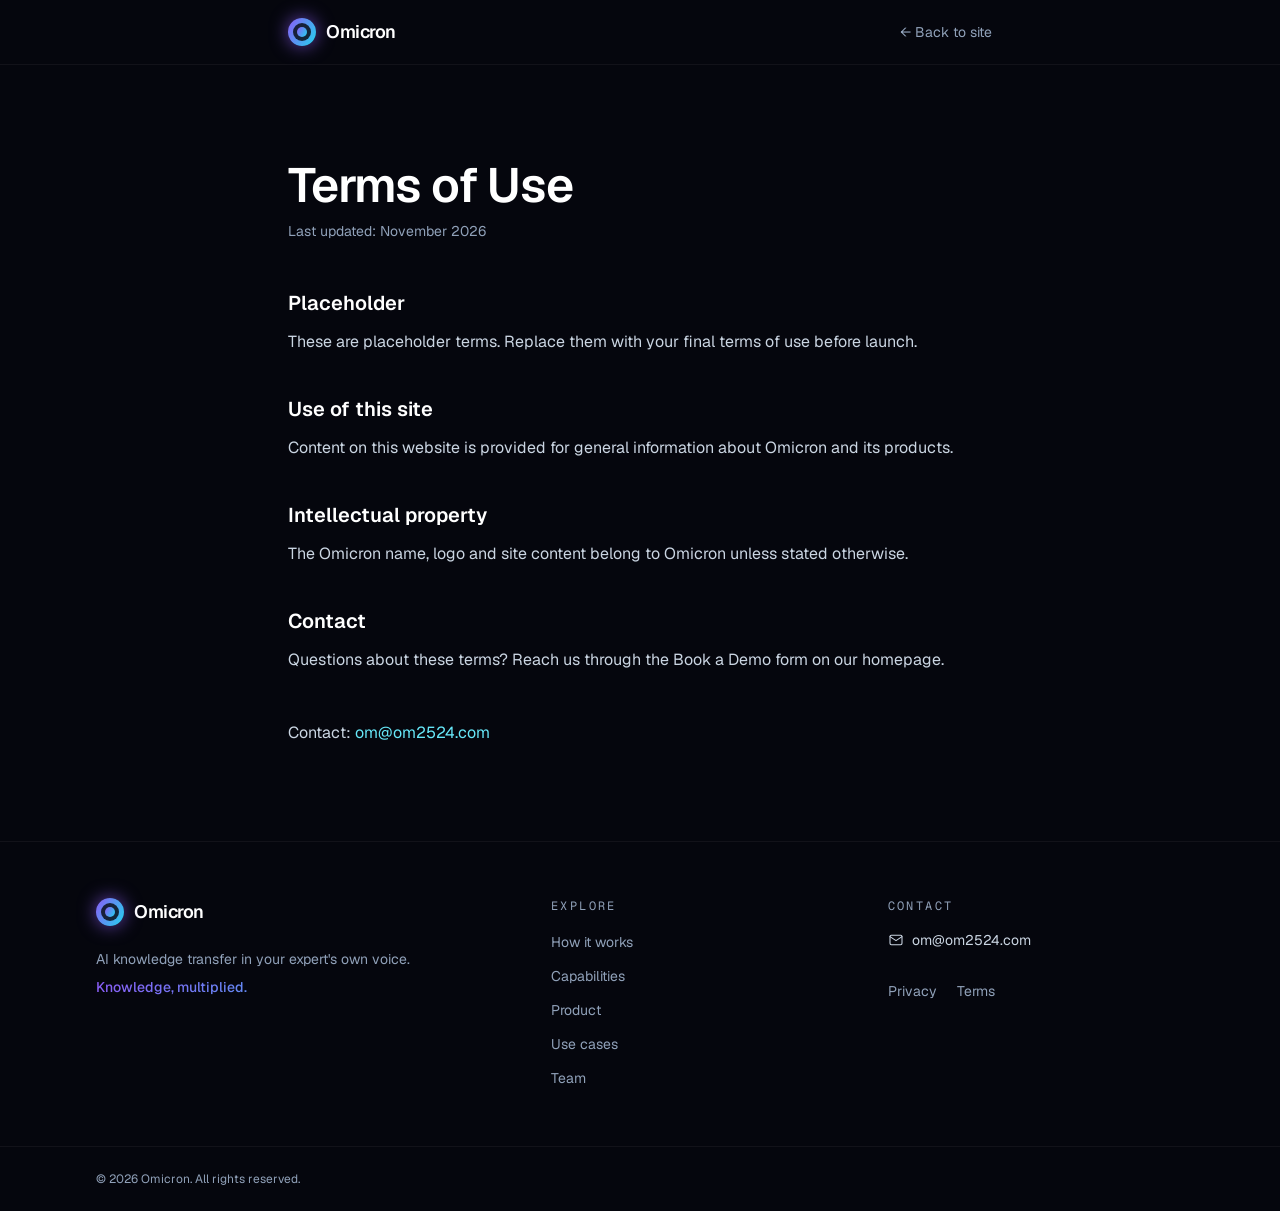
<file: terms/index.html>
<!DOCTYPE html><html lang="en" data-scroll-behavior="smooth" class="Ur3q_a_variable iaM1Ya_variable"><head><meta charSet="utf-8"/><meta name="viewport" content="width=device-width, initial-scale=1"/><link rel="preload" href="/_next/static/media/GeistMono_Variable.p.3wg2gzp0j70gu.woff2" as="font" crossorigin="" type="font/woff2"/><link rel="preload" href="/_next/static/media/Geist_Variable-s.p.2py-ke1f706a6.woff2" as="font" crossorigin="" type="font/woff2"/><link rel="stylesheet" href="/_next/static/chunks/3y359yks8svab.css" data-precedence="next"/><link rel="preload" as="script" fetchPriority="low" href="/_next/static/chunks/310vm2bl3xxpt.js"/><script src="/_next/static/chunks/1wnov70f88xjy.js" async=""></script><script src="/_next/static/chunks/2olo2e9e-_esu.js" async=""></script><script src="/_next/static/chunks/0c98xzjfks9hq.js" async=""></script><script src="/_next/static/chunks/turbopack-2u1d16houkiyo.js" async=""></script><script src="/_next/static/chunks/1n1qtvia1wqax.js" async=""></script><script src="/_next/static/chunks/0o4f6uzz23mal.js" async=""></script><script src="/_next/static/chunks/3zt_16xndew4w.js" async=""></script><meta name="theme-color" content="#05060d"/><meta name="color-scheme" content="dark"/><title>Terms of Use | Omicron</title><meta name="description" content="Omicron captures a subject matter expert&#x27;s voice and thinking, turns SOPs and documents into narrated interactive modules, and gives every learner a voice tutor they can cross-question live."/><meta name="application-name" content="Omicron"/><meta name="keywords" content="knowledge transfer,AI training platform,voice cloning,SOP training,expert knowledge capture,AI voice tutor,maritime training,enterprise training,AI for schools"/><meta name="robots" content="index, follow"/><link rel="canonical" href="https://om2524.com/terms/"/><meta property="og:title" content="Omicron | AI knowledge transfer in your expert&#x27;s own voice"/><meta property="og:description" content="Omicron captures a subject matter expert&#x27;s voice and thinking, turns SOPs and documents into narrated interactive modules, and gives every learner a voice tutor they can cross-question live."/><meta property="og:url" content="https://om2524.com/"/><meta property="og:site_name" content="Omicron"/><meta property="og:locale" content="en_US"/><meta property="og:image" content="https://om2524.com/og-image.png"/><meta property="og:image:width" content="1200"/><meta property="og:image:height" content="630"/><meta property="og:image:alt" content="Omicron: Knowledge, multiplied."/><meta property="og:type" content="website"/><meta name="twitter:card" content="summary_large_image"/><meta name="twitter:title" content="Omicron | AI knowledge transfer in your expert&#x27;s own voice"/><meta name="twitter:description" content="Omicron captures a subject matter expert&#x27;s voice and thinking, turns SOPs and documents into narrated interactive modules, and gives every learner a voice tutor they can cross-question live."/><meta name="twitter:image" content="https://om2524.com/og-image.png"/><link rel="icon" href="/icon.svg?icon.2ike2s2qse0lb.svg" sizes="any" type="image/svg+xml"/><meta name="next-size-adjust" content=""/><script src="/_next/static/chunks/0cz1d0mv5g_q7.js" noModule=""></script></head><body class="min-h-dvh font-sans"><div hidden=""><!--$--><!--/$--></div><a href="#main" class="sr-only focus:not-sr-only focus:fixed focus:top-3 focus:left-3 focus:z-[100] focus:rounded-lg focus:bg-white focus:px-4 focus:py-2 focus:text-ink-950">Skip to content</a><header class="border-b border-white/5"><div class="mx-auto flex h-16 max-w-3xl items-center justify-between px-5 sm:px-8"><a aria-label="Omicron home" href="/"><span class="flex items-center gap-2.5"><span aria-hidden="true" class="relative h-7 w-7 rounded-full bg-accent shadow-[0_0_18px_rgba(139,92,246,0.7)]"><span class="absolute inset-[5px] rounded-full bg-ink-950/80"></span><span class="absolute inset-[9px] rounded-full bg-accent"></span></span><span class="text-lg font-semibold tracking-tight text-white">Omicron</span></span></a><a class="text-sm text-slate-400 hover:text-white" href="/">← Back to site</a></div></header><main id="main" class="mx-auto max-w-3xl px-5 py-16 sm:px-8 sm:py-24"><h1 class="text-4xl font-semibold tracking-tight text-white sm:text-5xl">Terms of Use</h1><p class="mt-3 text-sm text-slate-400">Last updated: November 2026</p><div class="mt-12 space-y-10"><section><h2 class="text-xl font-semibold text-white">Placeholder</h2><p class="mt-3 leading-relaxed text-slate-300">These are placeholder terms. Replace them with your final terms of use before launch.</p></section><section><h2 class="text-xl font-semibold text-white">Use of this site</h2><p class="mt-3 leading-relaxed text-slate-300">Content on this website is provided for general information about Omicron and its products.</p></section><section><h2 class="text-xl font-semibold text-white">Intellectual property</h2><p class="mt-3 leading-relaxed text-slate-300">The Omicron name, logo and site content belong to Omicron unless stated otherwise.</p></section><section><h2 class="text-xl font-semibold text-white">Contact</h2><p class="mt-3 leading-relaxed text-slate-300">Questions about these terms? Reach us through the Book a Demo form on our homepage.</p></section></div><p class="mt-12 text-slate-300">Contact:<!-- --> <a href="mailto:om@om2524.com" class="text-brand-sky underline-offset-4 hover:underline">om@om2524.com</a></p></main><footer class="relative border-t border-white/5 bg-ink-950"><div class="mx-auto grid max-w-6xl gap-10 px-5 py-14 sm:px-8 md:grid-cols-[1.4fr_1fr_1fr]"><div><a aria-label="Omicron home" class="inline-block" href="/"><span class="flex items-center gap-2.5"><span aria-hidden="true" class="relative h-7 w-7 rounded-full bg-accent shadow-[0_0_18px_rgba(139,92,246,0.7)]"><span class="absolute inset-[5px] rounded-full bg-ink-950/80"></span><span class="absolute inset-[9px] rounded-full bg-accent"></span></span><span class="text-lg font-semibold tracking-tight text-white">Omicron</span></span></a><p class="mt-4 max-w-xs text-sm text-slate-400">AI knowledge transfer in your expert&#x27;s own voice.</p><p class="mt-2 text-sm font-medium text-gradient">Knowledge, multiplied.</p></div><nav aria-label="Footer"><p class="font-mono text-xs uppercase tracking-[0.2em] text-slate-400">Explore</p><ul class="mt-4 space-y-2.5"><li><a href="/#how-it-works" class="text-sm text-slate-400 hover:text-white">How it works</a></li><li><a href="/#capabilities" class="text-sm text-slate-400 hover:text-white">Capabilities</a></li><li><a href="/#product" class="text-sm text-slate-400 hover:text-white">Product</a></li><li><a href="/#use-cases" class="text-sm text-slate-400 hover:text-white">Use cases</a></li><li><a href="/#team" class="text-sm text-slate-400 hover:text-white">Team</a></li></ul></nav><div><p class="font-mono text-xs uppercase tracking-[0.2em] text-slate-400">Contact</p><a href="mailto:om@om2524.com" class="mt-4 inline-flex items-center gap-2 text-sm text-slate-300 hover:text-white"><svg width="24" height="24" viewBox="0 0 24 24" fill="none" stroke="currentColor" stroke-width="1.6" stroke-linecap="round" stroke-linejoin="round" aria-hidden="true" class="h-4 w-4"><rect x="3" y="5" width="18" height="14" rx="2"></rect><path d="m3 7 9 6 9-6"></path></svg>om@om2524.com</a><ul class="flex gap-5 mt-6"><li><a class="text-sm text-slate-400 hover:text-white" href="/privacy/">Privacy</a></li><li><a class="text-sm text-slate-400 hover:text-white" href="/terms/">Terms</a></li></ul></div></div><div class="border-t border-white/5"><p class="mx-auto max-w-6xl px-5 py-6 text-xs text-slate-400 sm:px-8">© 2026 Omicron. All rights reserved.</p></div></footer><!--$--><!--/$--><script type="application/ld+json">{"@context":"https://schema.org","@type":"Organization","name":"Omicron","slogan":"Knowledge, multiplied.","description":"Omicron captures a subject matter expert's voice and thinking, turns SOPs and documents into narrated interactive modules, and gives every learner a voice tutor they can cross-question live.","url":"https://om2524.com","email":"om@om2524.com"}</script><script id="_R_">(globalThis["TURBOPACK"] || (globalThis["TURBOPACK"] = [])).push({"otherChunks":["static/chunks/310vm2bl3xxpt.js","static/chunks/1wnov70f88xjy.js","static/chunks/2olo2e9e-_esu.js","static/chunks/0c98xzjfks9hq.js"],"runtimeModuleIds":[94553]});</script><script src="/_next/static/chunks/310vm2bl3xxpt.js" async=""></script><script>(self.__next_f=self.__next_f||[]).push([0])</script><script>self.__next_f.push([1,"1:\"$Sreact.fragment\"\n2:\"/_next/static/chunks/1n1qtvia1wqax.js\"\n3:\"/_next/static/chunks/0o4f6uzz23mal.js\"\n4:I[71829,[\"$2\",\"$3\"],\"MotionProvider\"]\n5:I[39756,[\"$2\",\"$3\"],\"default\"]\n6:I[37457,[\"$2\",\"$3\"],\"default\"]\n7:\"/_next/static/chunks/3zt_16xndew4w.js\"\n8:I[22016,[\"$2\",\"$3\",\"$7\"],\"\"]\n12:\"ViewportBoundary\"\n13:I[97367,[\"$2\",\"$3\"],\"$12\"]\n15:\"MetadataBoundary\"\n16:I[97367,[\"$2\",\"$3\"],\"$15\"]\n17:\"$Sreact.suspense\"\n19:I[68027,[\"$2\",\"$3\"],\"default\",1]\n:HL[\"/_next/static/chunks/3y359yks8svab.css\",\"style\"]\n:HL[\"/_next/static/media/GeistMono_Variable.p.3wg2gzp0j70gu.woff2\",\"font\",{\"crossOrigin\":\"\",\"type\":\"font/woff2\"}]\n:HL[\"/_next/static/media/Geist_Variable-s.p.2py-ke1f706a6.woff2\",\"font\",{\"crossOrigin\":\"\",\"type\":\"font/woff2\"}]\na:X\nb:[[\"children\",{\"s\":\"__PAGE__\",\"h\":512,\"d\":{\"r\":[\"$\",\"$1\",\"c\",{\"children\":[[[\"$\",\"header\",null,{\"className\":\"border-b border-white/5\",\"children\":[\"$\",\"div\",null,{\"className\":\"mx-auto flex h-16 max-w-3xl items-center justify-between px-5 sm:px-8\",\"children\":[[\"$\",\"$L8\",null,{\"href\":\"/\",\"aria-label\":\"Omicron home\",\"children\":[\"$\",\"span\",null,{\"className\":\"flex items-center gap-2.5\",\"children\":[[\"$\",\"span\",null,{\"aria-hidden\":\"true\",\"className\":\"relative h-7 w-7 rounded-full bg-accent shadow-[0_0_18px_rgba(139,92,246,0.7)]\",\"children\":[[\"$\",\"span\",null,{\"className\":\"absolute inset-[5px] rounded-full bg-ink-950/80\"}],[\"$\",\"span\",null,{\"className\":\"absolute inset-[9px] rounded-full bg-accent\"}]]}],[\"$\",\"span\",null,{\"className\":\"text-lg font-semibold tracking-tight text-white\",\"children\":\"Omicron\"}]]}]}],[\"$\",\"$L8\",null,{\"href\":\"/\",\"className\":\"text-sm text-slate-400 hover:text-white\",\"children\":\"← Back to site\"}]]}]}],[\"$\",\"main\",null,{\"id\":\"main\",\"className\":\"mx-auto max-w-3xl px-5 py-16 sm:px-8 sm:py-24\",\"children\":[[\"$\",\"h1\",null,{\"className\":\"text-4xl font-semibold tracking-tight text-white sm:text-5xl\",\"children\":\"Terms of Use\"}],[\"$\",\"p\",null,{\"className\":\"mt-3 text-sm text-slate-400\",\"children\":\"Last updated: November 2026\"}],[\"$\",\"div\",null,{\"className\":\"mt-12 space-y-10\",\"children\":[[\"$\",\"section\",\"Placeholder\",{\"children\":[[\"$\",\"h2\",null,{\"className\":\"text-xl font-semibold text-white\",\"children\":\"Placeholder\"}],[\"$\",\"p\",null,{\"className\":\"mt-3 leading-relaxed text-slate-300\",\"children\":\"These are placeholder terms. Replace them with your final terms of use before launch.\"}]]}],[\"$\",\"section\",\"Use of this site\",{\"children\":[[\"$\",\"h2\",null,{\"className\":\"text-xl font-semibold text-white\",\"children\":\"Use of this site\"}],[\"$\",\"p\",null,{\"className\":\"mt-3 leading-relaxed text-slate-300\",\"children\":\"Content on this website is provided for general information about Omicron and its products.\"}]]}],[\"$\",\"section\",\"Intellectual property\",{\"children\":[[\"$\",\"h2\",null,{\"className\":\"text-xl font-semibold text-white\",\"children\":\"Intellectual property\"}],\"$Lc\"]}],\"$Ld\"]}],\"$Le\"]}],\"$Lf\"],[\"$L10\"],\"$L11\"]}],\"p\":false,\"v\":null}}]]\n9:[[\"children\",{\"s\":\"terms\",\"h\":512,\"d\":{\"r\":[\"$\",\"$1\",\"c\",{\"children\":[null,[\"$\",\"$L5\",null,{\"parallelRouterKey\":\"children\",\"error\":\"$undefined\",\"errorStyles\":\"$undefined\",\"errorScripts\":\"$undefined\",\"template\":[\"$\",\"$L6\",null,{}],\"templateStyles\":\"$undefined\",\"templateScripts\":\"$undefined\",\"notFound\":\"$undefined\",\"forbidden\":\"$undefined\",\"unauthorized\":\"$undefined\"}]]}],\"p\":false,\"v\":\"$a\"},\"c\":\"$Qb\"}]]\n0:{\"P\":null,\"c\":[\"\",\"terms\",\"\"],\"q\":\"\",\"i\":false,\"t\":{\"t\":{\"s\":\"\",\"h\":528,\"d\":{\"r\":[\"$\",\"$1\",\"c\",{\"children\":[[[\"$\",\"link\",\"0\",{\"rel\":\"stylesheet\",\"href\":\"/_next/static/chunks/3y359yks8svab.css\",\"precedence\":\"next\",\"crossOrigin\":\"$undefined\",\"nonce\":\"$undefined\"}],[\"$\",\"script\",\"script-0\",{\"src\":\"/_next/static/chunks/1n1qtvia1wqax.js\",\"async\":true,\"nonce\":\"$undefined\"}],[\"$\",\"script\",\"script-1\",{\"src\":\"/_next/static/chunks/0o4f6uzz23mal.js\",\"async\":true,\"nonce\":\"$undefined\"}]],[\"$\",\"html\",null,{\"lang\":\"en\",\"data-scroll-behavior\":\"smooth\",\"className\":\"Ur3q_a_variable iaM1Ya_variable\",\"children\":[\"$\",\"body\",null,{\"className\":\"min-h-dvh font-sans\",\"children\":[[\"$\",\"a\",null,{\"href\":\"#main\",\"className\":\"sr-only focus:not-sr-only focus:fixed focus:top-3 focus:left-3 focus:z-[100] focus:rounded-lg focus:bg-white focus:px-4 focus:py-2 focus:text-ink-950\",\"children\":\"Skip to content\"}],[\"$\",\"$L4\",null,{\"children\":[\"$\",\"$L5\",null,{\"parallelRouterKey\":\"children\",\"error\":\"$undefined\",\"errorStyles\":\"$undefined\",\"errorScripts\":\"$undefined\",\"template\":[\"$\",\"$L6\",null,{}],\"templateStyles\":\"$undefined\",\"templateScripts\":\"$undefined\",\"notFound\":[[\"$\",\"main\",null,{\"id\":\"main\",\"className\":\"flex min-h-dvh flex-col items-center justify-center px-5 text-center\",\"children\":[[\"$\",\"p\",null,{\"className\":\"font-mono text-sm text-brand-cyan\",\"children\":\"404\"}],[\"$\",\"h1\",null,{\"className\":\"mt-3 text-4xl font-semibold text-white\",\"children\":\"This page doesn't exist\"}],[\"$\",\"$L8\",null,{\"href\":\"/\",\"className\":\"mt-8 rounded-full bg-accent px-6 py-3 font-medium text-white\",\"children\":\"Back home\"}]]}],[]],\"forbidden\":\"$undefined\",\"unauthorized\":\"$undefined\"}]}],[\"$\",\"script\",null,{\"type\":\"application/ld+json\",\"dangerouslySetInnerHTML\":{\"__html\":\"{\\\"@context\\\":\\\"https://schema.org\\\",\\\"@type\\\":\\\"Organization\\\",\\\"name\\\":\\\"Omicron\\\",\\\"slogan\\\":\\\"Knowledge, multiplied.\\\",\\\"description\\\":\\\"Omicron captures a subject matter expert's voice and thinking, turns SOPs and documents into narrated interactive modules, and gives every learner a voice tutor they can cross-question live.\\\",\\\"url\\\":\\\"https://om2524.com\\\",\\\"email\\\":\\\"om@om2524.com\\\"}\"}}]]}]}]]}],\"p\":false,\"v\":null},\"c\":\"$Q9\"},\"h\":{\"r\":[\"$\",\"$1\",\"h\",{\"children\":[null,[\"$\",\"$L13\",null,{\"children\":\"$L14\"}],[\"$\",\"$L16\",null,{\"children\":[[\"$\",\"div\",null,{\"hidden\":true,\"children\":[\"$\",\"$17\",null,{\"name\":\"Next.Metadata\",\"children\":\"$L18\"}]}],null]}],[\"$\",\"meta\",null,{\"name\":\"next-size-adjust\",\"content\":\"\"}]]}],\"p\":false,\"v\":null}},\"m\":\"$undefined\",\"G\":[\"$19\",[[\"$\",\"link\",\"0\",{\"rel\":\"stylesheet\",\"href\":\"/_next/static/chunks/3y359yks8svab.css\",\"precedence\":\"next\",\"crossOrigin\":\"$undefined\",\"nonce\":\"$undefined\"}]]],\"S\":true,\"r\":\"$undefined\",\"s\":\"$undefined\",\"a\":\"$undefined\",\"l\":\"$undefined\",\"p\":\"$undefined\",\"d\":\"$undefined\",\"b\":\"gQa6lo0h4Kp8pQGDxAFNu\"}\n1a:I[97367,[\"$2\",\"$3\"],\"OutletBoundary\"]\na:C\nc:[\"$\",\"p\",null,{\"className\":\"mt-3 leading-relaxed text-slate-300\",\"children\":\"The Omicron name, logo and site content belong to Omicron unless stated otherwise.\"}]\nd:[\"$\",\"section\",\"Contact\",{\"children\":[[\"$\",\"h2\",null,{\"className\":\"text-xl font-semibold text-white\",\"children\":\"Contact\"}],[\"$\",\"p\",null,{\"className\":\"mt-3 leading-relaxed text-slate-300\",\"children\":\"Questions about these terms? Reach us through the Book a Demo form on our homepage.\"}]]}]\ne:[\"$\",\"p\",null,{\"className\":\"mt-12 text-slate-300\",\"children\":[\"Contact:\",\" \",[\"$\",\"a\",null,{\"href\":\"mailto:om@om2524.com\",\"className\":\"text-brand-sky underline-offset-4 hover:underline\",\"children\":\"om@om2524.com\"}]]}]\nf:[\"$\",\"footer\",null,{\"className\":\"relative border-t border-white/5 bg-ink-950\",\"children\":[[\"$\",\"div\",null,{\"className\":\"mx-auto grid max-w-6xl gap-10 px-5 py-14 sm:px-8 md:grid-cols-[1.4fr_1fr_1fr]\",\"children\":[[\"$\",\"div\",null,{\"children\":[[\"$\",\"$L8\",null,{\"href\":\"/\",\"aria-label\":\"Omicron home\",\"className\":\"inline-block\",\"children\":[\"$\",\"span\",null,{\"className\":\"flex items-center gap-2.5\",\"children\":[[\"$\",\"span\",null,{\"aria-hidden\":\"true\",\"className\":\"relative h-7 w-7 rounded-full bg-accent shadow-[0_0_18px_rgba(139,92,246,0.7)]\",\"children\":[[\"$\",\"span\",null,{\"className\":\"absolute inset-[5px] rounded-full bg-ink-950/80\"}],[\"$\",\"span\",null,{\"className\":\"absolute inset-[9px] rounded-full bg-accent\"}]]}],[\"$\",\"span\",null,{\"className\":\"text-lg font-semibold tracking-tight text-white\",\"children\":\"Omicron\"}]]}]}],[\"$\",\"p\",null,{\"className\":\"mt-4 max-w-xs text-sm text-slate-400\",\"children\":\"AI knowledge transfer in your expert's own voice.\"}],[\"$\",\"p\",null,{\"className\":\"mt-2 text-sm font-medium text-gradient\",\"children\":\"Knowledge, multiplied.\"}]]}],[\"$\",\"nav\",null,{\"aria-label\":\"Footer\",\"children\":[[\"$\",\"p\",null,{\"className\":\"font-mono text-xs uppercase tracking-[0.2em] text-slate-400\",\"children\":\"Explore\"}],[\"$\",\"ul\",null,{\"className\":\"mt-4 space-y-2.5\",\"children\":[[\"$\",\"li\",\"#how-it-works\",{\"children\":[\"$\",\"a\",null,{\"href\":\"/#how-it-works\",\"className\":\"text-sm text-slate-400 hover:text-white\",\"children\":\"How it works\"}]}],[\"$\",\"li\",\"#capabilities\",{\"children\":[\"$\",\"a\",null,{\"href\":\"/#capabilities\",\"className\":\"text-sm text-slate-400 hover:text-white\",\"children\":\"Capabilities\"}]}],[\"$\",\"li\",\"#product\",{\"children\":[\"$\",\"a\",null,{\"href\":\"/#product\",\"className\":\"text-sm text-slate-400 hover:text-white\",\"children\":\"Product\"}]}],[\"$\",\"li\",\"#use-cases\",{\"children\":[\"$\",\"a\",null,{\"href\":\"/#use-cases\",\"className\":\"text-sm text-slate-400 hover:text-white\",\"children\":\"Use cases\"}]}],[\"$\",\"li\",\"#team\",{\"children\":[\"$\",\"a\",null,{\"href\":\"/#team\",\"className\":\"text-sm text-slate-400 hover:text-white\",\"children\":\"Team\"}]}]]}]]}],[\"$\",\"div\",null,{\"children\":[[\"$\",\"p\",null,{\"className\":\"font-mono text-xs uppercase tracking-[0.2em] text-slate-400\",\"children\":\"Contact\"}],[\"$\",\"a\",null,{\"href\":\"mailto:om@om2524.com\",\"className\":\"mt-4 inline-flex items-center gap-2 text-sm text-slate-300 hover:text-white\",\"children\":[[\"$\",\"svg\",null,{\"width\":24,\"height\":24,\"viewBox\":\"0 0 24 24\",\"fill\":\"none\",\"stroke\":\"currentColor\",\"strokeWidth\":1.6,\"strokeLinecap\":\"round\",\"strokeLinejoin\":\"round\",\"aria-hidden\":true,\"className\":\"h-4 w-4\",\"children\":[[\"$\",\"rect\",null,{\"x\":\"3\",\"y\":\"5\",\"width\":\"18\",\"height\":\"14\",\"rx\":\"2\"}],[\"$\",\"path\",null,{\"d\":\"m3 7 9 6 9-6\"}]]}],\"om@om2524.com\"]}],[\"$\",\"ul\",null,{\"className\":\"flex gap-5 mt-6\",\"children\":[[\"$\",\"li\",\"/privacy/\",{\"children\":[\"$\",\"$L8\",null,{\"href\":\"/privacy/\",\"className\":\"text-sm text-slate-400 hover:text-white\",\"children\":\"Privacy\"}]}],[\"$\",\"li\",\"/terms/\",{\"children\":[\"$\",\"$L8\",null,{\"href\":\"/terms/\",\"className\":\"text-sm text-slate-400 hover:text-white\",\"children\":\"Terms\"}]}]]}]]}]]}],[\"$\",\"div\",null,{\"className\":\"border-t border-white/5\",\"children\":[\"$\",\"p\",null,{\"className\":\"mx-auto max-w-6xl px-5 py-6 text-xs text-slate-400 sm:px-8\",\"children\":\"© 2026 Omicron. All rights reserved.\"}]}]]}]\n10:[\"$\",\"script\",\"script-0\",{\"src\":\"/_next/static/chunks/3zt_16xndew4w.js\",\"async\":true,\"nonce\":\"$undefined\"}]\n11:[\"$\",\"$L1a\",null,{\"children\":[\"$\",\"$17\",null,{\"name\":\"Next.MetadataOutlet\",\"children\":\"$@1b\"}]}]\n14:[[\"$\",\"meta\",\"0\",{\"charSet\":\"utf-8\"}],[\"$\",\"meta\",\"1\",{\"name\":\"viewport\",\"content\":\"width=device-width, initial-scale=1\"}],[\"$\",\"meta\",\"2\",{\"name\":\"theme-color\",\"content\":\"#05060d\"}],[\"$\",\"meta\",\"3\",{\"name\":\"color-scheme\",\"content\":\"dark\"}]]\n1c:I[27201,[\"$2\",\"$3\"],\"IconMark\"]\n18:[[\"$\",\"title\",\"0\",{\"children\":\"Terms of Use | Omicron\"}],[\"$\",\"meta\",\"1\",{\"name\":\"description\",\"content\":\"Omicron captures a subject matter expert's voice and thinking, turns SOPs and documents into narrated interactive modules, and gives every learner a voice tutor they can cross-question live.\"}],[\"$\",\"meta\",\"2\",{\"name\":\"application-name\",\"content\":\"Omicron\"}],[\"$\",\"meta\",\"3\",{\"name\":\"keywords\",\"content\":\"knowledge transfer,AI training platform,voice cloning,SOP training,expert knowledge capture,AI voice tutor,maritime training,enterprise training,AI for schools\"}],[\"$\",\"meta\",\"4\",{\"name\":\"robots\",\"content\":\"index, follow\"}],[\"$\",\"link\",\"5\",{\"rel\":\"canonical\",\"href\":\"https://om2524.com/terms/\"}],[\"$\",\"meta\",\"6\",{\"property\":\"og:title\",\"content\":\"Omicron | AI knowledge transfer in your expert's own voice\"}],[\"$\",\"meta\",\"7\",{\"property\":\"og:description\",\"content\":\"Omicron captures a subject matter expert's voice and thinking, turns SOPs and documents into narrated interactive modules, and gives every learner a voice tutor they can cross-question live.\"}],[\"$\",\"meta\",\"8\",{\"property\":\"og:url\",\"content\":\"https://om2524.com/\"}],[\"$\",\"meta\",\"9\",{\"property\":\"og:site_name\",\"content\":\"Omicron\"}],[\"$\",\"meta\",\"10\",{\"property\":\"og:locale\",\"content\":\"en_US\"}],[\"$\",\"meta\",\"11\",{\"property\":\"og:image\",\"content\":\"https://om2524.com/og-image.png\"}],[\"$\",\"meta\",\"12\",{\"property\":\"og:image:width\",\"content\":\"1200\"}],[\"$\",\"meta\",\"13\",{\"property\":\"og:image:height\",\"content\":\"630\"}],[\"$\",\"meta\",\"14\",{\"property\":\"og:image:alt\",\"content\":\"Omicron: Knowledge, multiplied.\"}],[\"$\",\"meta\",\"15\",{\"property\":\"og:type\",\"content\":\"website\"}],[\"$\",\"meta\",\"16\",{\"name\":\"twitter:card\",\"content\":\"summary_large_image\"}],[\"$\",\"meta\",\"17\",{\"name\":\"twitter:title\",\"content\":\"Omicron | AI knowledge transfer in your expert's own voice\"}],[\"$\",\"meta\",\"18\",{\"name\":\"twitter:description\",\"content\":\"Omicron captures a subject matter expert's voice and thinking, turns SOPs and documents into narrated interactive modules, and gives every learner a voice tutor they can cross-question live.\"}],[\"$\",\"meta\",\"19\",{\"name\":\"twitter:image\",\"content\":\"https://om2524.com/og-image.png\"}],[\"$\",\"link\",\"20\",{\"rel\":\"icon\",\"href\":\"/icon.svg?icon.2ike2s2qse0lb.svg\",\"sizes\":\"any\",\"type\":\"image/svg+xml\"}],[\"$\",\"$L1c\",\"21\",{}]]\n1b:null\n"])</script></body></html>
</file>
<file: _next/static/chunks/3y359yks8svab.css>
@font-face{font-family:GeistSans;src:url(../media/Geist_Variable-s.p.2py-ke1f706a6.woff2)format("woff2");font-display:swap;font-weight:100 900}@font-face{font-family:GeistSans Fallback;src:local(Arial);ascent-override:94.56%;descent-override:27.76%;line-gap-override:0.0%;size-adjust:106.28%}.Ur3q_a_className{font-family:GeistSans,GeistSans Fallback}.Ur3q_a_variable{--font-geist-sans:"GeistSans", "GeistSans Fallback"}
@font-face{font-family:GeistMono;src:url(../media/GeistMono_Variable.p.3wg2gzp0j70gu.woff2)format("woff2");font-display:swap;font-weight:100 900}.iaM1Ya_className{font-family:GeistMono,ui-monospace,SFMono-Regular,Roboto Mono,Menlo,Monaco,Liberation Mono,DejaVu Sans Mono,Courier New,monospace}.iaM1Ya_variable{--font-geist-mono:"GeistMono", ui-monospace, SFMono-Regular, Roboto Mono, Menlo, Monaco, Liberation Mono, DejaVu Sans Mono, Courier New, monospace}
@layer properties{@supports (((-webkit-hyphens:none)) and (not (margin-trim:inline))) or ((-moz-orient:inline) and (not (color:rgb(from red r g b)))){*,:before,:after,::backdrop{--tw-translate-x:0;--tw-translate-y:0;--tw-translate-z:0;--tw-scale-x:1;--tw-scale-y:1;--tw-scale-z:1;--tw-space-y-reverse:0;--tw-border-style:solid;--tw-gradient-position:initial;--tw-gradient-from:#0000;--tw-gradient-via:#0000;--tw-gradient-to:#0000;--tw-gradient-stops:initial;--tw-gradient-via-stops:initial;--tw-gradient-from-position:0%;--tw-gradient-via-position:50%;--tw-gradient-to-position:100%;--tw-leading:initial;--tw-font-weight:initial;--tw-tracking:initial;--tw-ordinal:initial;--tw-slashed-zero:initial;--tw-numeric-figure:initial;--tw-numeric-spacing:initial;--tw-numeric-fraction:initial;--tw-shadow:0 0 #0000;--tw-shadow-color:initial;--tw-shadow-alpha:100%;--tw-inset-shadow:0 0 #0000;--tw-inset-shadow-color:initial;--tw-inset-shadow-alpha:100%;--tw-ring-color:initial;--tw-ring-shadow:0 0 #0000;--tw-inset-ring-color:initial;--tw-inset-ring-shadow:0 0 #0000;--tw-ring-inset:initial;--tw-ring-offset-width:0px;--tw-ring-offset-color:#fff;--tw-ring-offset-shadow:0 0 #0000;--tw-blur:initial;--tw-brightness:initial;--tw-contrast:initial;--tw-grayscale:initial;--tw-hue-rotate:initial;--tw-invert:initial;--tw-opacity:initial;--tw-saturate:initial;--tw-sepia:initial;--tw-drop-shadow:initial;--tw-drop-shadow-color:initial;--tw-drop-shadow-alpha:100%;--tw-drop-shadow-size:initial;--tw-backdrop-blur:initial;--tw-backdrop-brightness:initial;--tw-backdrop-contrast:initial;--tw-backdrop-grayscale:initial;--tw-backdrop-hue-rotate:initial;--tw-backdrop-invert:initial;--tw-backdrop-opacity:initial;--tw-backdrop-saturate:initial;--tw-backdrop-sepia:initial;--tw-duration:initial}}}@layer theme{:root,:host{--font-sans:var(--font-geist-sans), ui-sans-serif, system-ui, sans-serif;--font-mono:var(--font-geist-mono), ui-monospace, monospace;--color-emerald-300:#5ee9b5;--color-emerald-400:#00d294;--color-rose-300:#ffa2ae;--color-slate-100:#f1f5f9;--color-slate-200:#e2e8f0;--color-slate-300:#cad5e2;--color-slate-400:#90a1b9;--color-slate-500:#62748e;--color-white:#fff;--spacing:.25rem;--container-xs:20rem;--container-md:28rem;--container-xl:36rem;--container-2xl:42rem;--container-3xl:48rem;--container-6xl:72rem;--text-xs:.75rem;--text-xs--line-height:calc(1 / .75);--text-sm:.875rem;--text-sm--line-height:calc(1.25 / .875);--text-base:1rem;--text-base--line-height:calc(1.5 / 1);--text-lg:1.125rem;--text-lg--line-height:calc(1.75 / 1.125);--text-xl:1.25rem;--text-xl--line-height:calc(1.75 / 1.25);--text-2xl:1.5rem;--text-2xl--line-height:calc(2 / 1.5);--text-3xl:1.875rem;--text-3xl--line-height:calc(2.25 / 1.875);--text-4xl:2.25rem;--text-4xl--line-height:calc(2.5 / 2.25);--text-5xl:3rem;--text-5xl--line-height:1;--text-6xl:3.75rem;--text-6xl--line-height:1;--text-7xl:4.5rem;--text-7xl--line-height:1;--font-weight-medium:500;--font-weight-semibold:600;--tracking-tight:-.025em;--tracking-wide:.025em;--tracking-wider:.05em;--leading-relaxed:1.625;--radius-md:.375rem;--radius-lg:.5rem;--radius-xl:.75rem;--radius-2xl:1rem;--radius-3xl:1.5rem;--animate-ping:ping 1s cubic-bezier(0, 0, .2, 1) infinite;--blur-sm:8px;--blur-md:12px;--blur-xl:24px;--aspect-video:16 / 9;--default-transition-duration:.15s;--default-transition-timing-function:cubic-bezier(.4, 0, .2, 1);--default-font-family:var(--font-sans);--default-mono-font-family:var(--font-mono);--color-ink-950:#05060d;--color-ink-900:#0a0b16;--color-ink-800:#11131f;--color-brand-purple:#8b5cf6;--color-brand-violet:#a78bfa;--color-brand-cyan:#22d3ee;--color-brand-sky:#67e8f9}@supports (color:lab(0% 0 0)){:root,:host{--color-emerald-300:lab(83.9203% -48.7124 13.8849);--color-emerald-400:lab(75.0771% -60.7313 19.4147);--color-rose-300:lab(76.6339% 38.3549 9.68835);--color-slate-100:lab(96.286% -.852436 -2.46847);--color-slate-200:lab(91.7353% -.998765 -4.76968);--color-slate-300:lab(84.7652% -1.94535 -7.93337);--color-slate-400:lab(65.5349% -2.25151 -14.5072);--color-slate-500:lab(48.0876% -2.03595 -16.5814)}}}@layer base{*,:after,:before,::backdrop{box-sizing:border-box;border:0 solid;margin:0;padding:0}::file-selector-button{box-sizing:border-box;border:0 solid;margin:0;padding:0}html,:host{-webkit-text-size-adjust:100%;tab-size:4;line-height:1.5;font-family:var(--default-font-family,-apple-system, BlinkMacSystemFont, "Segoe UI", Roboto, "Helvetica Neue", "Noto Sans", Arial, sans-serif, "Apple Color Emoji", "Segoe UI Emoji", "Segoe UI Symbol", "Noto Color Emoji");font-feature-settings:var(--default-font-feature-settings,normal);font-variation-settings:var(--default-font-variation-settings,normal);-webkit-tap-highlight-color:transparent}hr{height:0;color:inherit;border-top-width:1px}abbr:where([title]){-webkit-text-decoration:underline dotted;text-decoration:underline dotted}h1,h2,h3,h4,h5,h6{font-size:inherit;font-weight:inherit}a{color:inherit;-webkit-text-decoration:inherit;-webkit-text-decoration:inherit;-webkit-text-decoration:inherit;-webkit-text-decoration:inherit;text-decoration:inherit}b,strong{font-weight:bolder}code,kbd,samp,pre{font-family:var(--default-mono-font-family,ui-monospace, SFMono-Regular, Menlo, Monaco, Consolas, "Liberation Mono", "Courier New", monospace);font-feature-settings:var(--default-mono-font-feature-settings,normal);font-variation-settings:var(--default-mono-font-variation-settings,normal);font-size:1em}small{font-size:80%}sub,sup{vertical-align:baseline;font-size:75%;line-height:0;position:relative}sub{bottom:-.25em}sup{top:-.5em}table{text-indent:0;border-color:inherit;border-collapse:collapse}:-moz-focusring:where(:not(iframe)){outline:auto}progress{vertical-align:baseline}summary{display:list-item}ol,ul,menu{list-style:none}img,svg,video,canvas,audio,iframe,embed,object{vertical-align:middle;display:block}img,video{max-width:100%;height:auto}button,input,select,optgroup,textarea{font:inherit;font-feature-settings:inherit;font-variation-settings:inherit;letter-spacing:inherit;color:inherit;opacity:1;background-color:#0000;border-radius:0}::file-selector-button{font:inherit;font-feature-settings:inherit;font-variation-settings:inherit;letter-spacing:inherit;color:inherit;opacity:1;background-color:#0000;border-radius:0}:where(select:is([multiple],[size])) optgroup{font-weight:bolder}:where(select:is([multiple],[size])) optgroup option{padding-inline-start:20px}::file-selector-button{margin-inline-end:4px}::placeholder{opacity:1}@supports (not ((-webkit-appearance:-apple-pay-button))) or (contain-intrinsic-size:1px){::placeholder{color:currentColor}@supports (color:color-mix(in lab, red, red)){::placeholder{color:color-mix(in oklab, currentcolor 50%, transparent)}}}textarea{resize:vertical}::-webkit-search-decoration{-webkit-appearance:none}::-webkit-date-and-time-value{min-height:1lh;text-align:inherit}::-webkit-datetime-edit{display:inline-flex}::-webkit-datetime-edit-fields-wrapper{padding:0}::-webkit-datetime-edit{padding-block:0}::-webkit-datetime-edit-year-field{padding-block:0}::-webkit-datetime-edit-month-field{padding-block:0}::-webkit-datetime-edit-day-field{padding-block:0}::-webkit-datetime-edit-hour-field{padding-block:0}::-webkit-datetime-edit-minute-field{padding-block:0}::-webkit-datetime-edit-second-field{padding-block:0}::-webkit-datetime-edit-millisecond-field{padding-block:0}::-webkit-datetime-edit-meridiem-field{padding-block:0}::-webkit-calendar-picker-indicator{line-height:1}:-moz-ui-invalid{box-shadow:none}button,input:where([type=button],[type=reset],[type=submit]){appearance:button}::file-selector-button{appearance:button}::-webkit-inner-spin-button{height:auto}::-webkit-outer-spin-button{height:auto}[hidden]:where(:not([hidden=until-found])){display:none!important}}@layer components;@layer utilities{.gradient-border{position:relative}.gradient-border:before{content:"";border-radius:inherit;background:var(--accent-gradient);-webkit-mask-composite:xor;pointer-events:none;-webkit-mask-composite:xor;-webkit-mask-source-type:auto,auto;-webkit-mask-composite:xor;-webkit-mask-source-type:auto,auto;padding:1px;position:absolute;inset:0;-webkit-mask-image:linear-gradient(#000 0 0),linear-gradient(#000 0 0);-webkit-mask-position:0 0,0 0;-webkit-mask-size:auto,auto;-webkit-mask-repeat:repeat,repeat;-webkit-mask-clip:content-box,border-box;-webkit-mask-origin:content-box,border-box;-webkit-mask-composite:xor;mask-composite:exclude;-webkit-mask-source-type:auto,auto;mask-mode:match-source,match-source}.pointer-events-none{pointer-events:none}.\!visible{visibility:visible!important}.visible{visibility:visible}.sr-only{clip-path:inset(50%);white-space:nowrap;border-width:0;width:1px;height:1px;margin:-1px;padding:0;position:absolute;overflow:hidden}.absolute{position:absolute}.fixed{position:fixed}.relative{position:relative}.static{position:static}.inset-0{inset:0}.inset-\[5px\]{inset:5px}.inset-\[9px\]{inset:9px}.inset-x-0{inset-inline:0}.inset-x-6{inset-inline:calc(var(--spacing) * 6)}.-top-24{top:calc(var(--spacing) * -24)}.-top-40{top:calc(var(--spacing) * -40)}.top-0{top:0}.top-1{top:var(--spacing)}.top-1\/2{top:50%}.top-1\/3{top:33.3333%}.top-2{top:calc(var(--spacing) * 2)}.right-0{right:0}.right-4{right:calc(var(--spacing) * 4)}.bottom-0{bottom:0}.bottom-2{bottom:calc(var(--spacing) * 2)}.bottom-5{bottom:calc(var(--spacing) * 5)}.bottom-6{bottom:calc(var(--spacing) * 6)}.left-0{left:0}.left-1\/2{left:50%}.left-5{left:calc(var(--spacing) * 5)}.z-50{z-index:50}.mx-auto{margin-inline:auto}.-mt-2{margin-top:calc(var(--spacing) * -2)}.mt-0\.5{margin-top:calc(var(--spacing) * .5)}.mt-1{margin-top:var(--spacing)}.mt-2{margin-top:calc(var(--spacing) * 2)}.mt-2\.5{margin-top:calc(var(--spacing) * 2.5)}.mt-3{margin-top:calc(var(--spacing) * 3)}.mt-4{margin-top:calc(var(--spacing) * 4)}.mt-5{margin-top:calc(var(--spacing) * 5)}.mt-6{margin-top:calc(var(--spacing) * 6)}.mt-8{margin-top:calc(var(--spacing) * 8)}.mt-9{margin-top:calc(var(--spacing) * 9)}.mt-10{margin-top:calc(var(--spacing) * 10)}.mt-12{margin-top:calc(var(--spacing) * 12)}.mt-14{margin-top:calc(var(--spacing) * 14)}.mt-16{margin-top:calc(var(--spacing) * 16)}.ml-0\.5{margin-left:calc(var(--spacing) * .5)}.ml-1{margin-left:var(--spacing)}.ml-2{margin-left:calc(var(--spacing) * 2)}.block{display:block}.flex{display:flex}.grid{display:grid}.hidden{display:none}.inline-block{display:inline-block}.inline-flex{display:inline-flex}.aspect-square{aspect-ratio:1}.aspect-video{aspect-ratio:var(--aspect-video)}.h-1\.5{height:calc(var(--spacing) * 1.5)}.h-3\.5{height:calc(var(--spacing) * 3.5)}.h-4{height:calc(var(--spacing) * 4)}.h-5{height:calc(var(--spacing) * 5)}.h-6{height:calc(var(--spacing) * 6)}.h-7{height:calc(var(--spacing) * 7)}.h-8{height:calc(var(--spacing) * 8)}.h-10{height:calc(var(--spacing) * 10)}.h-11{height:calc(var(--spacing) * 11)}.h-12{height:calc(var(--spacing) * 12)}.h-16{height:calc(var(--spacing) * 16)}.h-24{height:calc(var(--spacing) * 24)}.h-36{height:calc(var(--spacing) * 36)}.h-64{height:calc(var(--spacing) * 64)}.h-\[340px\]{height:340px}.h-\[420px\]{height:420px}.h-\[500px\]{height:500px}.h-\[520px\]{height:520px}.h-full{height:100%}.h-px{height:1px}.min-h-\[440px\]{min-height:440px}.min-h-dvh{min-height:100dvh}.w-1\.5{width:calc(var(--spacing) * 1.5)}.w-4{width:calc(var(--spacing) * 4)}.w-5{width:calc(var(--spacing) * 5)}.w-6{width:calc(var(--spacing) * 6)}.w-7{width:calc(var(--spacing) * 7)}.w-8{width:calc(var(--spacing) * 8)}.w-10{width:calc(var(--spacing) * 10)}.w-11{width:calc(var(--spacing) * 11)}.w-12{width:calc(var(--spacing) * 12)}.w-16{width:calc(var(--spacing) * 16)}.w-24{width:calc(var(--spacing) * 24)}.w-36{width:calc(var(--spacing) * 36)}.w-64{width:calc(var(--spacing) * 64)}.w-\[3px\]{width:3px}.w-\[760px\]{width:760px}.w-\[800px\]{width:800px}.w-\[900px\]{width:900px}.w-full{width:100%}.w-px{width:1px}.max-w-2xl{max-width:var(--container-2xl)}.max-w-3xl{max-width:var(--container-3xl)}.max-w-6xl{max-width:var(--container-6xl)}.max-w-\[16rem\]{max-width:16rem}.max-w-\[85\%\]{max-width:85%}.max-w-\[460px\]{max-width:460px}.max-w-md{max-width:var(--container-md)}.max-w-xl{max-width:var(--container-xl)}.max-w-xs{max-width:var(--container-xs)}.min-w-0{min-width:0}.shrink-0{flex-shrink:0}.origin-left{transform-origin:0}.origin-top{transform-origin:top}.-translate-x-1\/2{--tw-translate-x:calc(calc(1 / 2 * 100%) * -1);translate:var(--tw-translate-x) var(--tw-translate-y)}.-translate-y-1\/2{--tw-translate-y:calc(calc(1 / 2 * 100%) * -1);translate:var(--tw-translate-x) var(--tw-translate-y)}.scale-x-0{--tw-scale-x:0%;scale:var(--tw-scale-x) var(--tw-scale-y)}.animate-ping{animation:var(--animate-ping)}.resize{resize:both}.resize-y{resize:vertical}.appearance-none{appearance:none}.flex-col{flex-direction:column}.flex-col-reverse{flex-direction:column-reverse}.flex-wrap{flex-wrap:wrap}.items-center{align-items:center}.items-end{align-items:flex-end}.items-start{align-items:flex-start}.justify-between{justify-content:space-between}.justify-center{justify-content:center}.justify-end{justify-content:flex-end}.justify-start{justify-content:flex-start}.gap-1{gap:var(--spacing)}.gap-1\.5{gap:calc(var(--spacing) * 1.5)}.gap-2{gap:calc(var(--spacing) * 2)}.gap-2\.5{gap:calc(var(--spacing) * 2.5)}.gap-3{gap:calc(var(--spacing) * 3)}.gap-5{gap:calc(var(--spacing) * 5)}.gap-6{gap:calc(var(--spacing) * 6)}.gap-8{gap:calc(var(--spacing) * 8)}.gap-10{gap:calc(var(--spacing) * 10)}.gap-12{gap:calc(var(--spacing) * 12)}.gap-\[3px\]{gap:3px}:where(.space-y-1>:not(:last-child)){--tw-space-y-reverse:0;margin-block-start:calc(var(--spacing) * var(--tw-space-y-reverse));margin-block-end:calc(var(--spacing) * calc(1 - var(--tw-space-y-reverse)))}:where(.space-y-2\.5>:not(:last-child)){--tw-space-y-reverse:0;margin-block-start:calc(calc(var(--spacing) * 2.5) * var(--tw-space-y-reverse));margin-block-end:calc(calc(var(--spacing) * 2.5) * calc(1 - var(--tw-space-y-reverse)))}:where(.space-y-10>:not(:last-child)){--tw-space-y-reverse:0;margin-block-start:calc(calc(var(--spacing) * 10) * var(--tw-space-y-reverse));margin-block-end:calc(calc(var(--spacing) * 10) * calc(1 - var(--tw-space-y-reverse)))}.truncate{text-overflow:ellipsis;white-space:nowrap;overflow:hidden}.overflow-hidden{overflow:hidden}.overflow-x-clip{overflow-x:clip}.rounded-2xl{border-radius:var(--radius-2xl)}.rounded-3xl{border-radius:var(--radius-3xl)}.rounded-full{border-radius:2147483647px}.rounded-lg{border-radius:var(--radius-lg)}.rounded-md{border-radius:var(--radius-md)}.rounded-xl{border-radius:var(--radius-xl)}.rounded-br-md{border-bottom-right-radius:var(--radius-md)}.rounded-bl-md{border-bottom-left-radius:var(--radius-md)}.border{border-style:var(--tw-border-style);border-width:1px}.border-t{border-top-style:var(--tw-border-style);border-top-width:1px}.border-b{border-bottom-style:var(--tw-border-style);border-bottom-width:1px}.border-brand-cyan\/25{border-color:#22d3ee40}@supports (color:color-mix(in lab, red, red)){.border-brand-cyan\/25{border-color:color-mix(in oklab, var(--color-brand-cyan) 25%, transparent)}}.border-brand-purple\/25{border-color:#8b5cf640}@supports (color:color-mix(in lab, red, red)){.border-brand-purple\/25{border-color:color-mix(in oklab, var(--color-brand-purple) 25%, transparent)}}.border-transparent{border-color:#0000}.border-white\/5{border-color:#ffffff0d}@supports (color:color-mix(in lab, red, red)){.border-white\/5{border-color:color-mix(in oklab, var(--color-white) 5%, transparent)}}.border-white\/8{border-color:#ffffff14}@supports (color:color-mix(in lab, red, red)){.border-white\/8{border-color:color-mix(in oklab, var(--color-white) 8%, transparent)}}.border-white\/10{border-color:#ffffff1a}@supports (color:color-mix(in lab, red, red)){.border-white\/10{border-color:color-mix(in oklab, var(--color-white) 10%, transparent)}}.border-white\/15{border-color:#ffffff26}@supports (color:color-mix(in lab, red, red)){.border-white\/15{border-color:color-mix(in oklab, var(--color-white) 15%, transparent)}}.bg-brand-cyan{background-color:var(--color-brand-cyan)}.bg-brand-cyan\/10{background-color:#22d3ee1a}@supports (color:color-mix(in lab, red, red)){.bg-brand-cyan\/10{background-color:color-mix(in oklab, var(--color-brand-cyan) 10%, transparent)}}.bg-brand-cyan\/\[0\.07\]{background-color:#22d3ee12}@supports (color:color-mix(in lab, red, red)){.bg-brand-cyan\/\[0\.07\]{background-color:color-mix(in oklab, var(--color-brand-cyan) 7.0%, transparent)}}.bg-brand-purple\/10{background-color:#8b5cf61a}@supports (color:color-mix(in lab, red, red)){.bg-brand-purple\/10{background-color:color-mix(in oklab, var(--color-brand-purple) 10%, transparent)}}.bg-brand-purple\/15{background-color:#8b5cf626}@supports (color:color-mix(in lab, red, red)){.bg-brand-purple\/15{background-color:color-mix(in oklab, var(--color-brand-purple) 15%, transparent)}}.bg-brand-purple\/20{background-color:#8b5cf633}@supports (color:color-mix(in lab, red, red)){.bg-brand-purple\/20{background-color:color-mix(in oklab, var(--color-brand-purple) 20%, transparent)}}.bg-brand-purple\/40{background-color:#8b5cf666}@supports (color:color-mix(in lab, red, red)){.bg-brand-purple\/40{background-color:color-mix(in oklab, var(--color-brand-purple) 40%, transparent)}}.bg-brand-violet{background-color:var(--color-brand-violet)}.bg-emerald-400{background-color:var(--color-emerald-400)}.bg-emerald-400\/10{background-color:#00d2941a}@supports (color:color-mix(in lab, red, red)){.bg-emerald-400\/10{background-color:color-mix(in oklab, var(--color-emerald-400) 10%, transparent)}}.bg-ink-900{background-color:var(--color-ink-900)}.bg-ink-900\/60{background-color:#0a0b1699}@supports (color:color-mix(in lab, red, red)){.bg-ink-900\/60{background-color:color-mix(in oklab, var(--color-ink-900) 60%, transparent)}}.bg-ink-900\/70{background-color:#0a0b16b3}@supports (color:color-mix(in lab, red, red)){.bg-ink-900\/70{background-color:color-mix(in oklab, var(--color-ink-900) 70%, transparent)}}.bg-ink-900\/80{background-color:#0a0b16cc}@supports (color:color-mix(in lab, red, red)){.bg-ink-900\/80{background-color:color-mix(in oklab, var(--color-ink-900) 80%, transparent)}}.bg-ink-950{background-color:var(--color-ink-950)}.bg-ink-950\/60{background-color:#05060d99}@supports (color:color-mix(in lab, red, red)){.bg-ink-950\/60{background-color:color-mix(in oklab, var(--color-ink-950) 60%, transparent)}}.bg-ink-950\/75{background-color:#05060dbf}@supports (color:color-mix(in lab, red, red)){.bg-ink-950\/75{background-color:color-mix(in oklab, var(--color-ink-950) 75%, transparent)}}.bg-ink-950\/80{background-color:#05060dcc}@supports (color:color-mix(in lab, red, red)){.bg-ink-950\/80{background-color:color-mix(in oklab, var(--color-ink-950) 80%, transparent)}}.bg-slate-300{background-color:var(--color-slate-300)}.bg-transparent{background-color:#0000}.bg-white\/10{background-color:#ffffff1a}@supports (color:color-mix(in lab, red, red)){.bg-white\/10{background-color:color-mix(in oklab, var(--color-white) 10%, transparent)}}.bg-white\/\[0\.03\]{background-color:#ffffff08}@supports (color:color-mix(in lab, red, red)){.bg-white\/\[0\.03\]{background-color:color-mix(in oklab, var(--color-white) 3%, transparent)}}.bg-white\/\[0\.04\]{background-color:#ffffff0a}@supports (color:color-mix(in lab, red, red)){.bg-white\/\[0\.04\]{background-color:color-mix(in oklab, var(--color-white) 4%, transparent)}}.bg-white\/\[0\.07\]{background-color:#ffffff12}@supports (color:color-mix(in lab, red, red)){.bg-white\/\[0\.07\]{background-color:color-mix(in oklab, var(--color-white) 7.0%, transparent)}}.bg-white\/\[0\.025\]{background-color:#ffffff06}@supports (color:color-mix(in lab, red, red)){.bg-white\/\[0\.025\]{background-color:color-mix(in oklab, var(--color-white) 2.5%, transparent)}}.bg-gradient-to-b{--tw-gradient-position:to bottom in oklab;background-image:linear-gradient(var(--tw-gradient-stops))}.bg-gradient-to-br{--tw-gradient-position:to bottom right in oklab;background-image:linear-gradient(var(--tw-gradient-stops))}.bg-gradient-to-t{--tw-gradient-position:to top in oklab;background-image:linear-gradient(var(--tw-gradient-stops))}.text-gradient{background-image:var(--accent-gradient);color:#0000;-webkit-background-clip:text;background-clip:text}.bg-accent{background-image:var(--accent-gradient)}.from-brand-purple{--tw-gradient-from:var(--color-brand-purple);--tw-gradient-stops:var(--tw-gradient-via-stops,var(--tw-gradient-position), var(--tw-gradient-from) var(--tw-gradient-from-position), var(--tw-gradient-to) var(--tw-gradient-to-position))}.from-brand-purple\/25{--tw-gradient-from:#8b5cf640}@supports (color:color-mix(in lab, red, red)){.from-brand-purple\/25{--tw-gradient-from:color-mix(in oklab, var(--color-brand-purple) 25%, transparent)}}.from-brand-purple\/25{--tw-gradient-stops:var(--tw-gradient-via-stops,var(--tw-gradient-position), var(--tw-gradient-from) var(--tw-gradient-from-position), var(--tw-gradient-to) var(--tw-gradient-to-position))}.from-ink-800\/80{--tw-gradient-from:#11131fcc}@supports (color:color-mix(in lab, red, red)){.from-ink-800\/80{--tw-gradient-from:color-mix(in oklab, var(--color-ink-800) 80%, transparent)}}.from-ink-800\/80{--tw-gradient-stops:var(--tw-gradient-via-stops,var(--tw-gradient-position), var(--tw-gradient-from) var(--tw-gradient-from-position), var(--tw-gradient-to) var(--tw-gradient-to-position))}.from-ink-800\/90{--tw-gradient-from:#11131fe6}@supports (color:color-mix(in lab, red, red)){.from-ink-800\/90{--tw-gradient-from:color-mix(in oklab, var(--color-ink-800) 90%, transparent)}}.from-ink-800\/90{--tw-gradient-stops:var(--tw-gradient-via-stops,var(--tw-gradient-position), var(--tw-gradient-from) var(--tw-gradient-from-position), var(--tw-gradient-to) var(--tw-gradient-to-position))}.from-ink-950\/80{--tw-gradient-from:#05060dcc}@supports (color:color-mix(in lab, red, red)){.from-ink-950\/80{--tw-gradient-from:color-mix(in oklab, var(--color-ink-950) 80%, transparent)}}.from-ink-950\/80{--tw-gradient-stops:var(--tw-gradient-via-stops,var(--tw-gradient-position), var(--tw-gradient-from) var(--tw-gradient-from-position), var(--tw-gradient-to) var(--tw-gradient-to-position))}.via-ink-950\/20{--tw-gradient-via:#05060d33}@supports (color:color-mix(in lab, red, red)){.via-ink-950\/20{--tw-gradient-via:color-mix(in oklab, var(--color-ink-950) 20%, transparent)}}.via-ink-950\/20{--tw-gradient-via-stops:var(--tw-gradient-position), var(--tw-gradient-from) var(--tw-gradient-from-position), var(--tw-gradient-via) var(--tw-gradient-via-position), var(--tw-gradient-to) var(--tw-gradient-to-position);--tw-gradient-stops:var(--tw-gradient-via-stops)}.to-brand-cyan{--tw-gradient-to:var(--color-brand-cyan);--tw-gradient-stops:var(--tw-gradient-via-stops,var(--tw-gradient-position), var(--tw-gradient-from) var(--tw-gradient-from-position), var(--tw-gradient-to) var(--tw-gradient-to-position))}.to-brand-cyan\/15{--tw-gradient-to:#22d3ee26}@supports (color:color-mix(in lab, red, red)){.to-brand-cyan\/15{--tw-gradient-to:color-mix(in oklab, var(--color-brand-cyan) 15%, transparent)}}.to-brand-cyan\/15{--tw-gradient-stops:var(--tw-gradient-via-stops,var(--tw-gradient-position), var(--tw-gradient-from) var(--tw-gradient-from-position), var(--tw-gradient-to) var(--tw-gradient-to-position))}.to-ink-900\/60{--tw-gradient-to:#0a0b1699}@supports (color:color-mix(in lab, red, red)){.to-ink-900\/60{--tw-gradient-to:color-mix(in oklab, var(--color-ink-900) 60%, transparent)}}.to-ink-900\/60{--tw-gradient-stops:var(--tw-gradient-via-stops,var(--tw-gradient-position), var(--tw-gradient-from) var(--tw-gradient-from-position), var(--tw-gradient-to) var(--tw-gradient-to-position))}.to-ink-950{--tw-gradient-to:var(--color-ink-950);--tw-gradient-stops:var(--tw-gradient-via-stops,var(--tw-gradient-position), var(--tw-gradient-from) var(--tw-gradient-from-position), var(--tw-gradient-to) var(--tw-gradient-to-position))}.to-transparent{--tw-gradient-to:transparent;--tw-gradient-stops:var(--tw-gradient-via-stops,var(--tw-gradient-position), var(--tw-gradient-from) var(--tw-gradient-from-position), var(--tw-gradient-to) var(--tw-gradient-to-position))}.\[mask-image\:linear-gradient\(to_bottom\,transparent\,\#000_18\%\)\]{-webkit-mask-image:linear-gradient(#0000,#000 18%);mask-image:linear-gradient(#0000,#000 18%)}.object-cover{object-fit:cover}.p-6{padding:calc(var(--spacing) * 6)}.p-7{padding:calc(var(--spacing) * 7)}.p-8{padding:calc(var(--spacing) * 8)}.p-\[2px\]{padding:2px}.px-2\.5{padding-inline:calc(var(--spacing) * 2.5)}.px-3{padding-inline:calc(var(--spacing) * 3)}.px-3\.5{padding-inline:calc(var(--spacing) * 3.5)}.px-4{padding-inline:calc(var(--spacing) * 4)}.px-5{padding-inline:calc(var(--spacing) * 5)}.px-6{padding-inline:calc(var(--spacing) * 6)}.px-7{padding-inline:calc(var(--spacing) * 7)}.py-1{padding-block:var(--spacing)}.py-1\.5{padding-block:calc(var(--spacing) * 1.5)}.py-2{padding-block:calc(var(--spacing) * 2)}.py-2\.5{padding-block:calc(var(--spacing) * 2.5)}.py-3{padding-block:calc(var(--spacing) * 3)}.py-3\.5{padding-block:calc(var(--spacing) * 3.5)}.py-6{padding-block:calc(var(--spacing) * 6)}.py-10{padding-block:calc(var(--spacing) * 10)}.py-12{padding-block:calc(var(--spacing) * 12)}.py-14{padding-block:calc(var(--spacing) * 14)}.py-16{padding-block:calc(var(--spacing) * 16)}.py-20{padding-block:calc(var(--spacing) * 20)}.py-24{padding-block:calc(var(--spacing) * 24)}.pt-2{padding-top:calc(var(--spacing) * 2)}.pt-6{padding-top:calc(var(--spacing) * 6)}.pt-8{padding-top:calc(var(--spacing) * 8)}.pt-28{padding-top:calc(var(--spacing) * 28)}.pr-10{padding-right:calc(var(--spacing) * 10)}.pb-2{padding-bottom:calc(var(--spacing) * 2)}.pb-5{padding-bottom:calc(var(--spacing) * 5)}.pb-6{padding-bottom:calc(var(--spacing) * 6)}.pb-20{padding-bottom:calc(var(--spacing) * 20)}.pl-16{padding-left:calc(var(--spacing) * 16)}.text-center{text-align:center}.font-mono{font-family:var(--font-mono)}.font-sans{font-family:var(--font-sans)}.text-2xl{font-size:var(--text-2xl);line-height:var(--tw-leading,var(--text-2xl--line-height))}.text-3xl{font-size:var(--text-3xl);line-height:var(--tw-leading,var(--text-3xl--line-height))}.text-4xl{font-size:var(--text-4xl);line-height:var(--tw-leading,var(--text-4xl--line-height))}.text-5xl{font-size:var(--text-5xl);line-height:var(--tw-leading,var(--text-5xl--line-height))}.text-base{font-size:var(--text-base);line-height:var(--tw-leading,var(--text-base--line-height))}.text-lg{font-size:var(--text-lg);line-height:var(--tw-leading,var(--text-lg--line-height))}.text-sm{font-size:var(--text-sm);line-height:var(--tw-leading,var(--text-sm--line-height))}.text-xl{font-size:var(--text-xl);line-height:var(--tw-leading,var(--text-xl--line-height))}.text-xs{font-size:var(--text-xs);line-height:var(--tw-leading,var(--text-xs--line-height))}.text-\[11px\]{font-size:11px}.text-\[15px\]{font-size:15px}.leading-relaxed{--tw-leading:var(--leading-relaxed);line-height:var(--leading-relaxed)}.font-medium{--tw-font-weight:var(--font-weight-medium);font-weight:var(--font-weight-medium)}.font-semibold{--tw-font-weight:var(--font-weight-semibold);font-weight:var(--font-weight-semibold)}.tracking-\[0\.2em\]{--tw-tracking:.2em;letter-spacing:.2em}.tracking-\[0\.25em\]{--tw-tracking:.25em;letter-spacing:.25em}.tracking-tight{--tw-tracking:var(--tracking-tight);letter-spacing:var(--tracking-tight)}.tracking-wide{--tw-tracking:var(--tracking-wide);letter-spacing:var(--tracking-wide)}.tracking-wider{--tw-tracking:var(--tracking-wider);letter-spacing:var(--tracking-wider)}.whitespace-nowrap{white-space:nowrap}.text-brand-cyan{color:var(--color-brand-cyan)}.text-brand-sky{color:var(--color-brand-sky)}.text-brand-violet{color:var(--color-brand-violet)}.text-emerald-300{color:var(--color-emerald-300)}.text-rose-300{color:var(--color-rose-300)}.text-slate-100{color:var(--color-slate-100)}.text-slate-200{color:var(--color-slate-200)}.text-slate-300{color:var(--color-slate-300)}.text-slate-400{color:var(--color-slate-400)}.text-white{color:var(--color-white)}.uppercase{text-transform:uppercase}.tabular-nums{--tw-numeric-spacing:tabular-nums;font-variant-numeric:var(--tw-ordinal,) var(--tw-slashed-zero,) var(--tw-numeric-figure,) var(--tw-numeric-spacing,) var(--tw-numeric-fraction,)}.underline-offset-4{text-underline-offset:4px}.opacity-0{opacity:0}.opacity-25{opacity:.25}.opacity-70{opacity:.7}.shadow-\[0_0_8px_\#22d3ee\]{--tw-shadow:0 0 8px var(--tw-shadow-color,#22d3ee);box-shadow:var(--tw-inset-shadow), var(--tw-inset-ring-shadow), var(--tw-ring-offset-shadow), var(--tw-ring-shadow), var(--tw-shadow)}.shadow-\[0_0_12px_rgba\(34\,211\,238\,0\.6\)\]{--tw-shadow:0 0 12px var(--tw-shadow-color,#22d3ee99);box-shadow:var(--tw-inset-shadow), var(--tw-inset-ring-shadow), var(--tw-ring-offset-shadow), var(--tw-ring-shadow), var(--tw-shadow)}.shadow-\[0_0_18px_rgba\(139\,92\,246\,0\.7\)\]{--tw-shadow:0 0 18px var(--tw-shadow-color,#8b5cf6b3);box-shadow:var(--tw-inset-shadow), var(--tw-inset-ring-shadow), var(--tw-ring-offset-shadow), var(--tw-ring-shadow), var(--tw-shadow)}.shadow-\[0_0_24px_-4px_rgba\(139\,92\,246\,0\.8\)\]{--tw-shadow:0 0 24px -4px var(--tw-shadow-color,#8b5cf6cc);box-shadow:var(--tw-inset-shadow), var(--tw-inset-ring-shadow), var(--tw-ring-offset-shadow), var(--tw-ring-shadow), var(--tw-shadow)}.shadow-\[0_0_24px_-6px_rgba\(139\,92\,246\,0\.8\)\]{--tw-shadow:0 0 24px -6px var(--tw-shadow-color,#8b5cf6cc);box-shadow:var(--tw-inset-shadow), var(--tw-inset-ring-shadow), var(--tw-ring-offset-shadow), var(--tw-ring-shadow), var(--tw-shadow)}.shadow-\[0_0_24px_rgba\(139\,92\,246\,0\.55\)\]{--tw-shadow:0 0 24px var(--tw-shadow-color,#8b5cf68c);box-shadow:var(--tw-inset-shadow), var(--tw-inset-ring-shadow), var(--tw-ring-offset-shadow), var(--tw-ring-shadow), var(--tw-shadow)}.shadow-\[0_0_30px_-4px_rgba\(139\,92\,246\,0\.7\)\]{--tw-shadow:0 0 30px -4px var(--tw-shadow-color,#8b5cf6b3);box-shadow:var(--tw-inset-shadow), var(--tw-inset-ring-shadow), var(--tw-ring-offset-shadow), var(--tw-ring-shadow), var(--tw-shadow)}.shadow-\[0_0_40px_-6px_rgba\(139\,92\,246\,0\.7\)\]{--tw-shadow:0 0 40px -6px var(--tw-shadow-color,#8b5cf6b3);box-shadow:var(--tw-inset-shadow), var(--tw-inset-ring-shadow), var(--tw-ring-offset-shadow), var(--tw-ring-shadow), var(--tw-shadow)}.shadow-\[0_0_40px_-8px_rgba\(139\,92\,246\,0\.9\)\]{--tw-shadow:0 0 40px -8px var(--tw-shadow-color,#8b5cf6e6);box-shadow:var(--tw-inset-shadow), var(--tw-inset-ring-shadow), var(--tw-ring-offset-shadow), var(--tw-ring-shadow), var(--tw-shadow)}.shadow-\[0_0_40px_rgba\(139\,92\,246\,0\.7\)\]{--tw-shadow:0 0 40px var(--tw-shadow-color,#8b5cf6b3);box-shadow:var(--tw-inset-shadow), var(--tw-inset-ring-shadow), var(--tw-ring-offset-shadow), var(--tw-ring-shadow), var(--tw-shadow)}.shadow-\[0_0_40px_rgba\(139\,92\,246\,0\.8\)\]{--tw-shadow:0 0 40px var(--tw-shadow-color,#8b5cf6cc);box-shadow:var(--tw-inset-shadow), var(--tw-inset-ring-shadow), var(--tw-ring-offset-shadow), var(--tw-ring-shadow), var(--tw-shadow)}.shadow-\[0_30px_80px_-30px_rgba\(34\,211\,238\,0\.35\)\]{--tw-shadow:0 30px 80px -30px var(--tw-shadow-color,#22d3ee59);box-shadow:var(--tw-inset-shadow), var(--tw-inset-ring-shadow), var(--tw-ring-offset-shadow), var(--tw-ring-shadow), var(--tw-shadow)}.shadow-\[0_30px_80px_-30px_rgba\(139\,92\,246\,0\.5\)\]{--tw-shadow:0 30px 80px -30px var(--tw-shadow-color,#8b5cf680);box-shadow:var(--tw-inset-shadow), var(--tw-inset-ring-shadow), var(--tw-ring-offset-shadow), var(--tw-ring-shadow), var(--tw-shadow)}.ring-1{--tw-ring-shadow:var(--tw-ring-inset,) 0 0 0 calc(1px + var(--tw-ring-offset-width)) var(--tw-ring-color,currentcolor);box-shadow:var(--tw-inset-shadow), var(--tw-inset-ring-shadow), var(--tw-ring-offset-shadow), var(--tw-ring-shadow), var(--tw-shadow)}.ring-white\/10{--tw-ring-color:#ffffff1a}@supports (color:color-mix(in lab, red, red)){.ring-white\/10{--tw-ring-color:color-mix(in oklab, var(--color-white) 10%, transparent)}}.ring-white\/15{--tw-ring-color:#ffffff26}@supports (color:color-mix(in lab, red, red)){.ring-white\/15{--tw-ring-color:color-mix(in oklab, var(--color-white) 15%, transparent)}}.blur-\[90px\]{--tw-blur:blur(90px);filter:var(--tw-blur,) var(--tw-brightness,) var(--tw-contrast,) var(--tw-grayscale,) var(--tw-hue-rotate,) var(--tw-invert,) var(--tw-saturate,) var(--tw-sepia,) var(--tw-drop-shadow,)}.blur-\[120px\]{--tw-blur:blur(120px);filter:var(--tw-blur,) var(--tw-brightness,) var(--tw-contrast,) var(--tw-grayscale,) var(--tw-hue-rotate,) var(--tw-invert,) var(--tw-saturate,) var(--tw-sepia,) var(--tw-drop-shadow,)}.blur-\[130px\]{--tw-blur:blur(130px);filter:var(--tw-blur,) var(--tw-brightness,) var(--tw-contrast,) var(--tw-grayscale,) var(--tw-hue-rotate,) var(--tw-invert,) var(--tw-saturate,) var(--tw-sepia,) var(--tw-drop-shadow,)}.blur-\[140px\]{--tw-blur:blur(140px);filter:var(--tw-blur,) var(--tw-brightness,) var(--tw-contrast,) var(--tw-grayscale,) var(--tw-hue-rotate,) var(--tw-invert,) var(--tw-saturate,) var(--tw-sepia,) var(--tw-drop-shadow,)}.backdrop-blur-md{--tw-backdrop-blur:blur(var(--blur-md));-webkit-backdrop-filter:var(--tw-backdrop-blur,) var(--tw-backdrop-brightness,) var(--tw-backdrop-contrast,) var(--tw-backdrop-grayscale,) var(--tw-backdrop-hue-rotate,) var(--tw-backdrop-invert,) var(--tw-backdrop-opacity,) var(--tw-backdrop-saturate,) var(--tw-backdrop-sepia,);backdrop-filter:var(--tw-backdrop-blur,) var(--tw-backdrop-brightness,) var(--tw-backdrop-contrast,) var(--tw-backdrop-grayscale,) var(--tw-backdrop-hue-rotate,) var(--tw-backdrop-invert,) var(--tw-backdrop-opacity,) var(--tw-backdrop-saturate,) var(--tw-backdrop-sepia,)}.backdrop-blur-sm{--tw-backdrop-blur:blur(var(--blur-sm));-webkit-backdrop-filter:var(--tw-backdrop-blur,) var(--tw-backdrop-brightness,) var(--tw-backdrop-contrast,) var(--tw-backdrop-grayscale,) var(--tw-backdrop-hue-rotate,) var(--tw-backdrop-invert,) var(--tw-backdrop-opacity,) var(--tw-backdrop-saturate,) var(--tw-backdrop-sepia,);backdrop-filter:var(--tw-backdrop-blur,) var(--tw-backdrop-brightness,) var(--tw-backdrop-contrast,) var(--tw-backdrop-grayscale,) var(--tw-backdrop-hue-rotate,) var(--tw-backdrop-invert,) var(--tw-backdrop-opacity,) var(--tw-backdrop-saturate,) var(--tw-backdrop-sepia,)}.backdrop-blur-xl{--tw-backdrop-blur:blur(var(--blur-xl));-webkit-backdrop-filter:var(--tw-backdrop-blur,) var(--tw-backdrop-brightness,) var(--tw-backdrop-contrast,) var(--tw-backdrop-grayscale,) var(--tw-backdrop-hue-rotate,) var(--tw-backdrop-invert,) var(--tw-backdrop-opacity,) var(--tw-backdrop-saturate,) var(--tw-backdrop-sepia,);backdrop-filter:var(--tw-backdrop-blur,) var(--tw-backdrop-brightness,) var(--tw-backdrop-contrast,) var(--tw-backdrop-grayscale,) var(--tw-backdrop-hue-rotate,) var(--tw-backdrop-invert,) var(--tw-backdrop-opacity,) var(--tw-backdrop-saturate,) var(--tw-backdrop-sepia,)}.transition{transition-property:color,background-color,border-color,outline-color,text-decoration-color,fill,stroke,--tw-gradient-from,--tw-gradient-via,--tw-gradient-to,opacity,box-shadow,transform,translate,scale,rotate,filter,-webkit-backdrop-filter,backdrop-filter,display,content-visibility,overlay,pointer-events;transition-timing-function:var(--tw-ease,var(--default-transition-timing-function));transition-duration:var(--tw-duration,var(--default-transition-duration))}.transition-all{transition-property:all;transition-timing-function:var(--tw-ease,var(--default-transition-timing-function));transition-duration:var(--tw-duration,var(--default-transition-duration))}.transition-colors{transition-property:color,background-color,border-color,outline-color,text-decoration-color,fill,stroke,--tw-gradient-from,--tw-gradient-via,--tw-gradient-to;transition-timing-function:var(--tw-ease,var(--default-transition-timing-function));transition-duration:var(--tw-duration,var(--default-transition-duration))}.transition-opacity{transition-property:opacity;transition-timing-function:var(--tw-ease,var(--default-transition-timing-function));transition-duration:var(--tw-duration,var(--default-transition-duration))}.transition-transform{transition-property:transform,translate,scale,rotate;transition-timing-function:var(--tw-ease,var(--default-transition-timing-function));transition-duration:var(--tw-duration,var(--default-transition-duration))}.duration-300{--tw-duration:.3s;transition-duration:.3s}.duration-500{--tw-duration:.5s;transition-duration:.5s}@media (hover:hover){.group-hover\:translate-x-0\.5:is(:where(.group):hover *){--tw-translate-x:calc(var(--spacing) * .5);translate:var(--tw-translate-x) var(--tw-translate-y)}.group-hover\:scale-105:is(:where(.group):hover *){--tw-scale-x:105%;--tw-scale-y:105%;--tw-scale-z:105%;scale:var(--tw-scale-x) var(--tw-scale-y)}.group-hover\:scale-110:is(:where(.group):hover *){--tw-scale-x:110%;--tw-scale-y:110%;--tw-scale-z:110%;scale:var(--tw-scale-x) var(--tw-scale-y)}.group-hover\:scale-x-100:is(:where(.group):hover *){--tw-scale-x:100%;scale:var(--tw-scale-x) var(--tw-scale-y)}.group-hover\:rotate-\[-4deg\]:is(:where(.group):hover *){rotate:-4deg}.group-hover\:text-white:is(:where(.group):hover *){color:var(--color-white)}.group-hover\:opacity-100:is(:where(.group):hover *){opacity:1}.group-hover\:shadow-\[0_0_28px_rgba\(139\,92\,246\,0\.6\)\]:is(:where(.group):hover *){--tw-shadow:0 0 28px var(--tw-shadow-color,#8b5cf699);box-shadow:var(--tw-inset-shadow), var(--tw-inset-ring-shadow), var(--tw-ring-offset-shadow), var(--tw-ring-shadow), var(--tw-shadow)}}.placeholder\:text-slate-500::placeholder{color:var(--color-slate-500)}@media (hover:hover){.hover\:-translate-y-1\.5:hover{--tw-translate-y:calc(var(--spacing) * -1.5);translate:var(--tw-translate-x) var(--tw-translate-y)}.hover\:border-brand-purple\/40:hover{border-color:#8b5cf666}@supports (color:color-mix(in lab, red, red)){.hover\:border-brand-purple\/40:hover{border-color:color-mix(in oklab, var(--color-brand-purple) 40%, transparent)}}.hover\:border-white\/20:hover{border-color:#fff3}@supports (color:color-mix(in lab, red, red)){.hover\:border-white\/20:hover{border-color:color-mix(in oklab, var(--color-white) 20%, transparent)}}.hover\:border-white\/30:hover{border-color:#ffffff4d}@supports (color:color-mix(in lab, red, red)){.hover\:border-white\/30:hover{border-color:color-mix(in oklab, var(--color-white) 30%, transparent)}}.hover\:bg-white\/5:hover{background-color:#ffffff0d}@supports (color:color-mix(in lab, red, red)){.hover\:bg-white\/5:hover{background-color:color-mix(in oklab, var(--color-white) 5%, transparent)}}.hover\:bg-white\/\[0\.06\]:hover{background-color:#ffffff0f}@supports (color:color-mix(in lab, red, red)){.hover\:bg-white\/\[0\.06\]:hover{background-color:color-mix(in oklab, var(--color-white) 6%, transparent)}}.hover\:text-white:hover{color:var(--color-white)}.hover\:underline:hover{text-decoration-line:underline}.hover\:brightness-110:hover{--tw-brightness:brightness(110%);filter:var(--tw-blur,) var(--tw-brightness,) var(--tw-contrast,) var(--tw-grayscale,) var(--tw-hue-rotate,) var(--tw-invert,) var(--tw-saturate,) var(--tw-sepia,) var(--tw-drop-shadow,)}}.focus\:not-sr-only:focus{clip-path:none;white-space:normal;width:auto;height:auto;margin:0;padding:0;position:static;overflow:visible}.focus\:fixed:focus{position:fixed}.focus\:top-3:focus{top:calc(var(--spacing) * 3)}.focus\:left-3:focus{left:calc(var(--spacing) * 3)}.focus\:z-\[100\]:focus{z-index:100}.focus\:rounded-lg:focus{border-radius:var(--radius-lg)}.focus\:border-brand-purple\/70:focus{border-color:#8b5cf6b3}@supports (color:color-mix(in lab, red, red)){.focus\:border-brand-purple\/70:focus{border-color:color-mix(in oklab, var(--color-brand-purple) 70%, transparent)}}.focus\:bg-white:focus{background-color:var(--color-white)}.focus\:px-4:focus{padding-inline:calc(var(--spacing) * 4)}.focus\:py-2:focus{padding-block:calc(var(--spacing) * 2)}.focus\:text-ink-950:focus{color:var(--color-ink-950)}.focus\:ring-2:focus{--tw-ring-shadow:var(--tw-ring-inset,) 0 0 0 calc(2px + var(--tw-ring-offset-width)) var(--tw-ring-color,currentcolor);box-shadow:var(--tw-inset-shadow), var(--tw-inset-ring-shadow), var(--tw-ring-offset-shadow), var(--tw-ring-shadow), var(--tw-shadow)}.focus\:ring-brand-purple\/30:focus{--tw-ring-color:#8b5cf64d}@supports (color:color-mix(in lab, red, red)){.focus\:ring-brand-purple\/30:focus{--tw-ring-color:color-mix(in oklab, var(--color-brand-purple) 30%, transparent)}}.focus\:outline-none:focus{--tw-outline-style:none;outline-style:none}@media (hover:hover){.enabled\:hover\:bg-white\/10:enabled:hover{background-color:#ffffff1a}@supports (color:color-mix(in lab, red, red)){.enabled\:hover\:bg-white\/10:enabled:hover{background-color:color-mix(in oklab, var(--color-white) 10%, transparent)}}.enabled\:hover\:brightness-110:enabled:hover{--tw-brightness:brightness(110%);filter:var(--tw-blur,) var(--tw-brightness,) var(--tw-contrast,) var(--tw-grayscale,) var(--tw-hue-rotate,) var(--tw-invert,) var(--tw-saturate,) var(--tw-sepia,) var(--tw-drop-shadow,)}}.disabled\:cursor-not-allowed:disabled{cursor:not-allowed}.disabled\:opacity-35:disabled{opacity:.35}.disabled\:opacity-60:disabled{opacity:.6}@media (min-width:40rem){.sm\:col-span-2{grid-column:span 2/span 2}.sm\:inline-flex{display:inline-flex}.sm\:w-auto{width:auto}.sm\:grid-cols-2{grid-template-columns:repeat(2,minmax(0,1fr))}.sm\:grid-cols-3{grid-template-columns:repeat(3,minmax(0,1fr))}.sm\:flex-row{flex-direction:row}.sm\:justify-center{justify-content:center}.sm\:gap-6{gap:calc(var(--spacing) * 6)}.sm\:p-7{padding:calc(var(--spacing) * 7)}.sm\:p-10{padding:calc(var(--spacing) * 10)}.sm\:px-8{padding-inline:calc(var(--spacing) * 8)}.sm\:px-12{padding-inline:calc(var(--spacing) * 12)}.sm\:py-24{padding-block:calc(var(--spacing) * 24)}.sm\:py-32{padding-block:calc(var(--spacing) * 32)}.sm\:pt-36{padding-top:calc(var(--spacing) * 36)}.sm\:text-2xl{font-size:var(--text-2xl);line-height:var(--tw-leading,var(--text-2xl--line-height))}.sm\:text-3xl{font-size:var(--text-3xl);line-height:var(--tw-leading,var(--text-3xl--line-height))}.sm\:text-4xl{font-size:var(--text-4xl);line-height:var(--tw-leading,var(--text-4xl--line-height))}.sm\:text-5xl{font-size:var(--text-5xl);line-height:var(--tw-leading,var(--text-5xl--line-height))}.sm\:text-6xl{font-size:var(--text-6xl);line-height:var(--tw-leading,var(--text-6xl--line-height))}.sm\:text-base{font-size:var(--text-base);line-height:var(--tw-leading,var(--text-base--line-height))}.sm\:text-lg{font-size:var(--text-lg);line-height:var(--tw-leading,var(--text-lg--line-height))}}@media (min-width:48rem){.md\:left-1\/2{left:50%}.md\:col-start-1{grid-column-start:1}.md\:col-start-2{grid-column-start:2}.md\:mt-20{margin-top:calc(var(--spacing) * 20)}.md\:flex{display:flex}.md\:hidden{display:none}.md\:-translate-x-1\/2{--tw-translate-x:calc(calc(1 / 2 * 100%) * -1);translate:var(--tw-translate-x) var(--tw-translate-y)}.md\:grid-cols-2{grid-template-columns:repeat(2,minmax(0,1fr))}.md\:grid-cols-\[1\.4fr_1fr_1fr\]{grid-template-columns:1.4fr 1fr 1fr}.md\:justify-end{justify-content:flex-end}.md\:gap-16{gap:calc(var(--spacing) * 16)}:where(.md\:space-y-16>:not(:last-child)){--tw-space-y-reverse:0;margin-block-start:calc(calc(var(--spacing) * 16) * var(--tw-space-y-reverse));margin-block-end:calc(calc(var(--spacing) * 16) * calc(1 - var(--tw-space-y-reverse)))}.md\:pb-28{padding-bottom:calc(var(--spacing) * 28)}.md\:pl-0{padding-left:0}.md\:text-right{text-align:right}.md\:text-5xl{font-size:var(--text-5xl);line-height:var(--tw-leading,var(--text-5xl--line-height))}}@media (min-width:64rem){.lg\:mx-0{margin-inline:0}.lg\:grid-cols-3{grid-template-columns:repeat(3,minmax(0,1fr))}.lg\:grid-cols-\[1\.1fr_1fr\]{grid-template-columns:1.1fr 1fr}.lg\:grid-cols-\[1\.35fr_1fr\]{grid-template-columns:1.35fr 1fr}.lg\:justify-start{justify-content:flex-start}.lg\:text-left{text-align:left}.lg\:text-7xl{font-size:var(--text-7xl);line-height:var(--tw-leading,var(--text-7xl--line-height))}}}:root{--lightningcss-light: ;--lightningcss-dark:initial;color-scheme:dark;--accent-gradient:linear-gradient(120deg, #8b5cf6 0%, #22d3ee 100%)}html{scroll-behavior:smooth;background:var(--color-ink-950)}@media (prefers-reduced-motion:reduce){html{scroll-behavior:auto}*,:before,:after{transition-duration:.01ms!important;animation-duration:.01ms!important;animation-iteration-count:1!important}}body{background:var(--color-ink-950);color:#e6e8f2;-webkit-font-smoothing:antialiased;-moz-osx-font-smoothing:grayscale;text-rendering:optimizelegibility;overflow-x:clip}section[id]{scroll-margin-top:5rem}::selection{color:#fff;background:#8b5cf673}.bg-grid{background-image:linear-gradient(90deg,#ffffff09 1px,#0000 1px),linear-gradient(#ffffff09 1px,#0000 1px);background-size:64px 64px;-webkit-mask-image:radial-gradient(80% 60% at 50% 0,#000 40%,#0000 100%);mask-image:radial-gradient(80% 60% at 50% 0,#000 40%,#0000 100%)}.spotlight{background:radial-gradient(420px circle at var(--mx,50%) var(--my,50%), #8b5cf629, #22d3ee0f 40%, transparent 70%)}@keyframes float-slow{0%,to{transform:translate(0)}50%{transform:translateY(-12px)}}@keyframes typing-dot{0%,80%,to{opacity:.25;transform:translateY(0)}40%{opacity:1;transform:translateY(-3px)}}.typing-dot{animation:1.2s ease-in-out infinite typing-dot}.typing-dot:nth-child(2){animation-delay:.15s}.typing-dot:nth-child(3){animation-delay:.3s}.animate-float-slow{animation:8s ease-in-out infinite float-slow}@property --tw-translate-x{syntax:"*";inherits:false;initial-value:0}@property --tw-translate-y{syntax:"*";inherits:false;initial-value:0}@property --tw-translate-z{syntax:"*";inherits:false;initial-value:0}@property --tw-scale-x{syntax:"*";inherits:false;initial-value:1}@property --tw-scale-y{syntax:"*";inherits:false;initial-value:1}@property --tw-scale-z{syntax:"*";inherits:false;initial-value:1}@property --tw-space-y-reverse{syntax:"*";inherits:false;initial-value:0}@property --tw-border-style{syntax:"*";inherits:false;initial-value:solid}@property --tw-gradient-position{syntax:"*";inherits:false}@property --tw-gradient-from{syntax:"<color>";inherits:false;initial-value:#0000}@property --tw-gradient-via{syntax:"<color>";inherits:false;initial-value:#0000}@property --tw-gradient-to{syntax:"<color>";inherits:false;initial-value:#0000}@property --tw-gradient-stops{syntax:"*";inherits:false}@property --tw-gradient-via-stops{syntax:"*";inherits:false}@property --tw-gradient-from-position{syntax:"<length-percentage>";inherits:false;initial-value:0%}@property --tw-gradient-via-position{syntax:"<length-percentage>";inherits:false;initial-value:50%}@property --tw-gradient-to-position{syntax:"<length-percentage>";inherits:false;initial-value:100%}@property --tw-leading{syntax:"*";inherits:false}@property --tw-font-weight{syntax:"*";inherits:false}@property --tw-tracking{syntax:"*";inherits:false}@property --tw-ordinal{syntax:"*";inherits:false}@property --tw-slashed-zero{syntax:"*";inherits:false}@property --tw-numeric-figure{syntax:"*";inherits:false}@property --tw-numeric-spacing{syntax:"*";inherits:false}@property --tw-numeric-fraction{syntax:"*";inherits:false}@property --tw-shadow{syntax:"*";inherits:false;initial-value:0 0 #0000}@property --tw-shadow-color{syntax:"*";inherits:false}@property --tw-shadow-alpha{syntax:"<percentage>";inherits:false;initial-value:100%}@property --tw-inset-shadow{syntax:"*";inherits:false;initial-value:0 0 #0000}@property --tw-inset-shadow-color{syntax:"*";inherits:false}@property --tw-inset-shadow-alpha{syntax:"<percentage>";inherits:false;initial-value:100%}@property --tw-ring-color{syntax:"*";inherits:false}@property --tw-ring-shadow{syntax:"*";inherits:false;initial-value:0 0 #0000}@property --tw-inset-ring-color{syntax:"*";inherits:false}@property --tw-inset-ring-shadow{syntax:"*";inherits:false;initial-value:0 0 #0000}@property --tw-ring-inset{syntax:"*";inherits:false}@property --tw-ring-offset-width{syntax:"<length>";inherits:false;initial-value:0}@property --tw-ring-offset-color{syntax:"*";inherits:false;initial-value:#fff}@property --tw-ring-offset-shadow{syntax:"*";inherits:false;initial-value:0 0 #0000}@property --tw-blur{syntax:"*";inherits:false}@property --tw-brightness{syntax:"*";inherits:false}@property --tw-contrast{syntax:"*";inherits:false}@property --tw-grayscale{syntax:"*";inherits:false}@property --tw-hue-rotate{syntax:"*";inherits:false}@property --tw-invert{syntax:"*";inherits:false}@property --tw-opacity{syntax:"*";inherits:false}@property --tw-saturate{syntax:"*";inherits:false}@property --tw-sepia{syntax:"*";inherits:false}@property --tw-drop-shadow{syntax:"*";inherits:false}@property --tw-drop-shadow-color{syntax:"*";inherits:false}@property --tw-drop-shadow-alpha{syntax:"<percentage>";inherits:false;initial-value:100%}@property --tw-drop-shadow-size{syntax:"*";inherits:false}@property --tw-backdrop-blur{syntax:"*";inherits:false}@property --tw-backdrop-brightness{syntax:"*";inherits:false}@property --tw-backdrop-contrast{syntax:"*";inherits:false}@property --tw-backdrop-grayscale{syntax:"*";inherits:false}@property --tw-backdrop-hue-rotate{syntax:"*";inherits:false}@property --tw-backdrop-invert{syntax:"*";inherits:false}@property --tw-backdrop-opacity{syntax:"*";inherits:false}@property --tw-backdrop-saturate{syntax:"*";inherits:false}@property --tw-backdrop-sepia{syntax:"*";inherits:false}@property --tw-duration{syntax:"*";inherits:false}@keyframes ping{75%,to{opacity:0;transform:scale(2)}}
</file>
